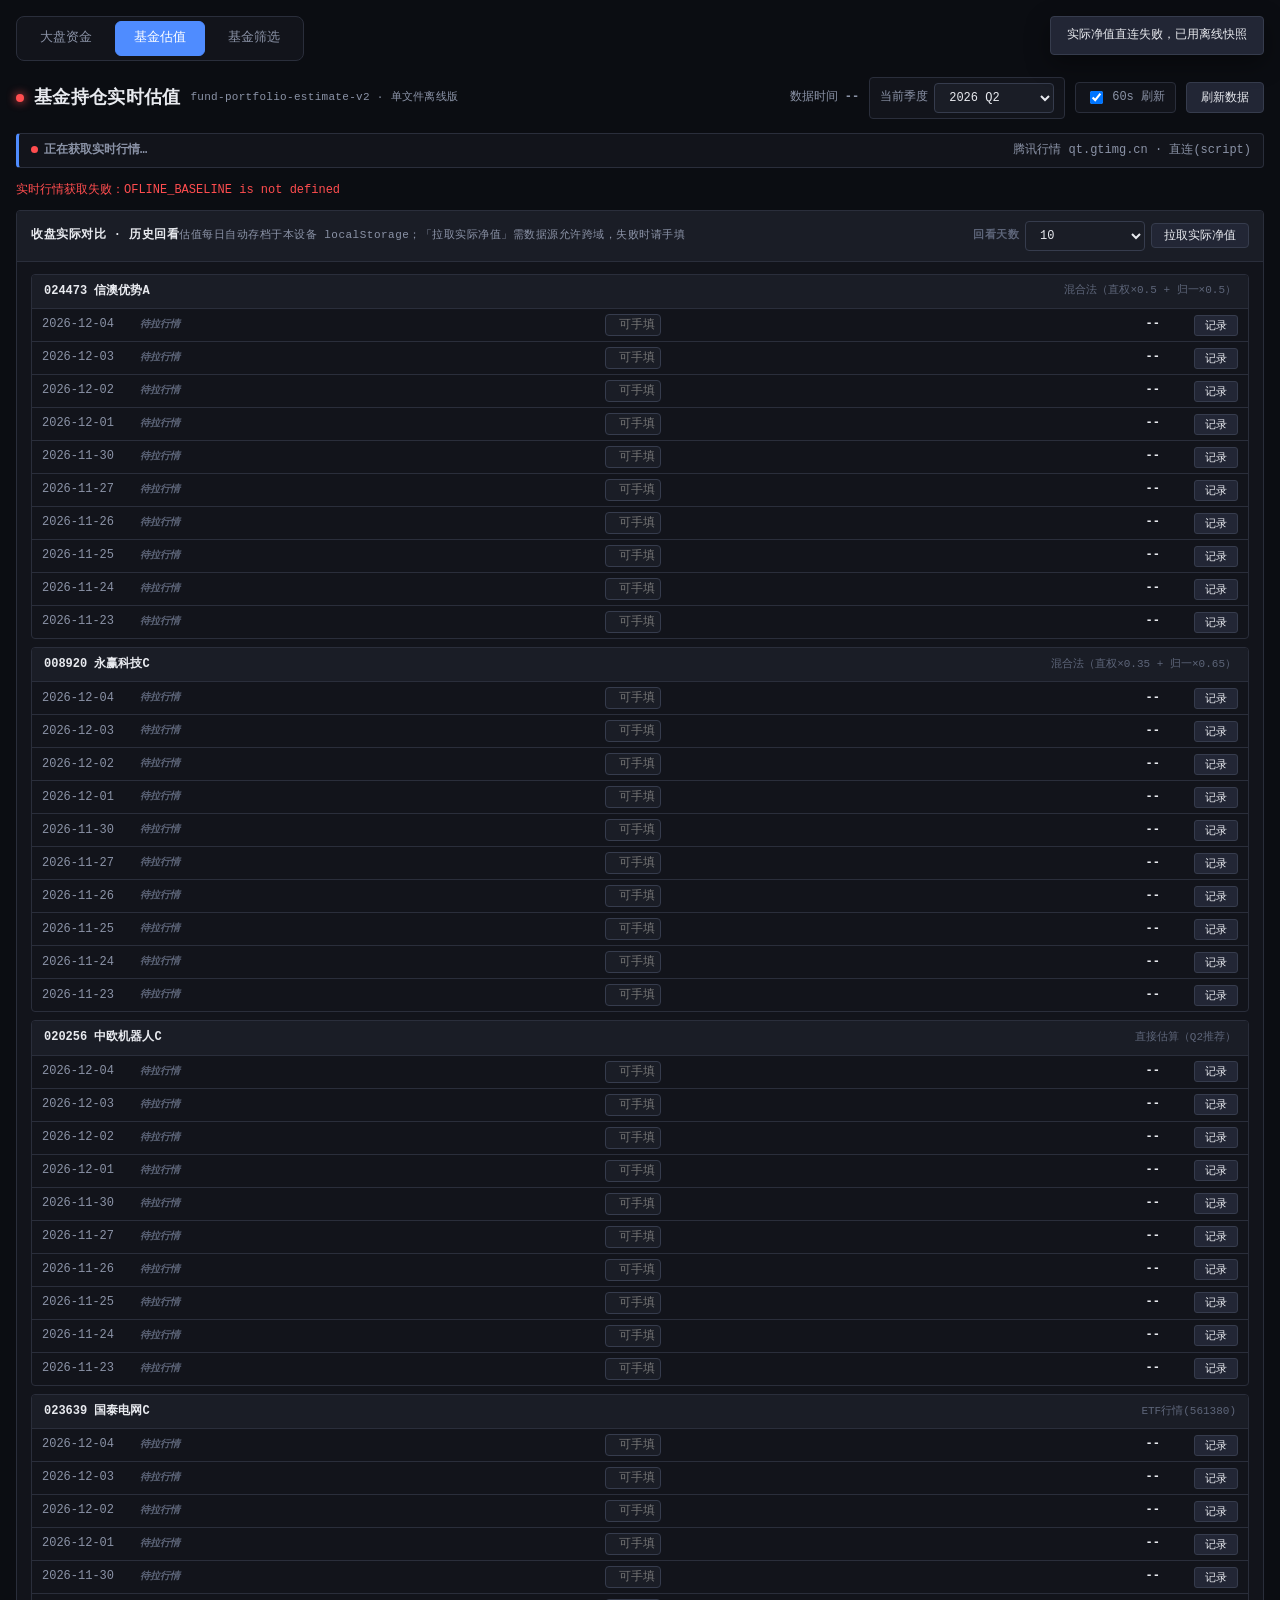
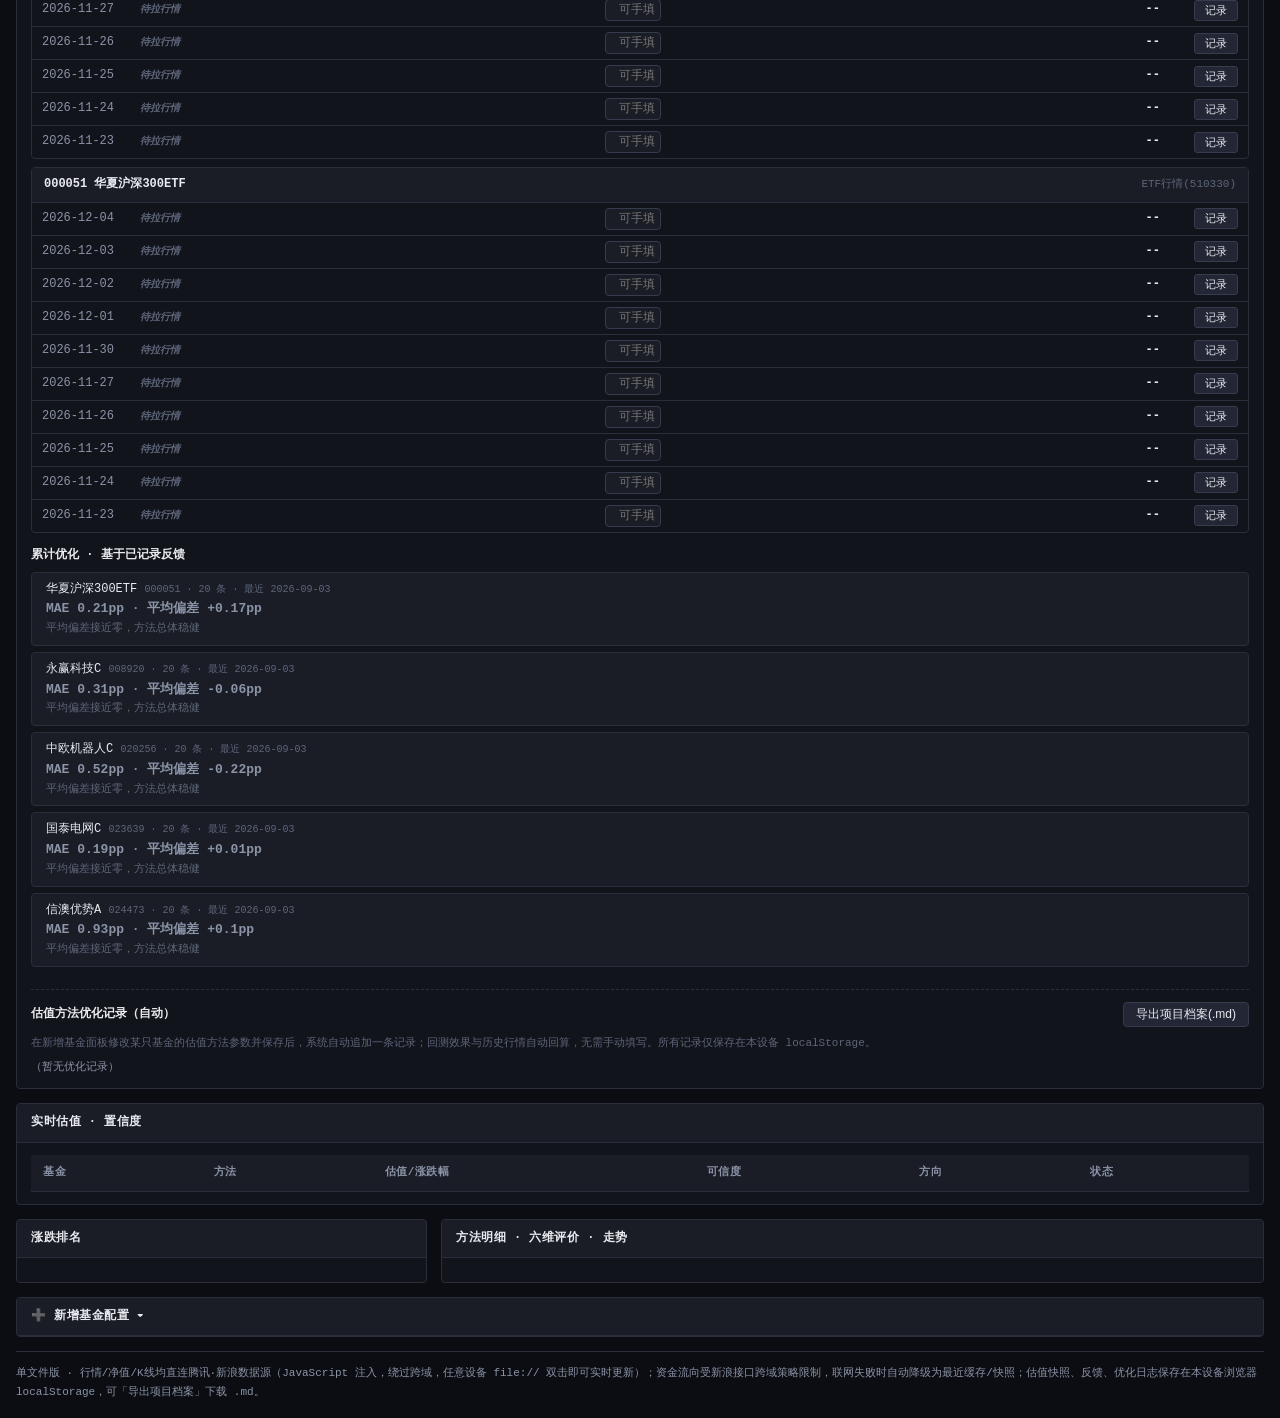
<file: index.html>
<!DOCTYPE html>
<html lang="zh-CN">
<head>
<meta charset="UTF-8">
<meta name="viewport" content="width=device-width, initial-scale=1.0">
<meta name="theme-color" content="#0b0d12">
<link rel="manifest" href="./manifest.webmanifest?v=3">
<link rel="icon" href="./icons/icon-192.png?v=3" type="image/png">
<link rel="apple-touch-icon" href="./icons/apple-touch-icon.png?v=3">
<title>基金持仓实时估值 · 单文件版</title>
<style>
:root{
  --bg:#0b0d12;
  --panel:#12141b;
  --panel2:#1a1d26;
  --panel3:#222635;
  --line:#2a2e3b;
  --line2:#363c4d;
  --tx:#e8eaef;
  --tx2:#8b93a7;
  --tx3:#5d6579;
  --up:#ff4d4f;
  --down:#00b578;
  --flat:#8b93a7;
  --accent:#4f8cff;
  --accent2:#6c7bff;
  --yellow:#f5b126;
  --orange:#ff7a45;
  --cyan:#2db7f5;
  --font-main:"SF Mono", "Roboto Mono", "PingFang SC", "Microsoft YaHei", monospace;
}
*{box-sizing:border-box}
html,body{margin:0;height:100%}
body{background:var(--bg);color:var(--tx);font-family:var(--font-main);font-size:13px;line-height:1.45}
.wrap{max-width:1280px;margin:0 auto;padding:16px}

header.top{display:flex;align-items:center;justify-content:space-between;gap:12px;margin-bottom:14px;flex-wrap:wrap}
h1{font-size:18px;margin:0;display:flex;align-items:center;gap:10px;letter-spacing:.3px}
h1 .dot{width:8px;height:8px;border-radius:50%;background:var(--up);box-shadow:0 0 10px var(--up);animation:blink 1.6s infinite}
@keyframes blink{50%{opacity:.3}}
.subtitle{font-size:11px;color:var(--tx2);font-weight:400}

.top-r{display:flex;align-items:center;gap:10px;color:var(--tx2);font-size:12px;flex-wrap:wrap}
.btn{background:var(--panel3);color:var(--tx);border:1px solid var(--line2);padding:6px 14px;border-radius:4px;cursor:pointer;font-size:12px;transition:all .15s}
.btn:hover{background:var(--accent);border-color:var(--accent);color:#fff}
.btn:disabled{opacity:.5;cursor:not-allowed}
.btn-primary{background:var(--accent);border-color:var(--accent);color:#fff}
.btn-primary:hover{background:var(--accent2);border-color:var(--accent2)}
.badge-opt{display:flex;align-items:center;gap:6px;font-size:12px;color:var(--tx2);background:var(--panel);border:1px solid var(--line);padding:5px 10px;border-radius:4px}
.inp{background:var(--panel2);border:1px solid var(--line2);border-radius:4px;padding:6px 10px;color:var(--tx);font-size:12px;outline:none;font-family:inherit}
.inp:focus{border-color:var(--accent)}
select.inp{min-width:120px}

.statusbar{display:flex;align-items:center;justify-content:space-between;gap:12px;background:var(--panel);border:1px solid var(--line);border-left:3px solid var(--accent);border-radius:4px;padding:8px 12px;margin-bottom:14px;font-size:12px;color:var(--tx2);flex-wrap:wrap}
.statusbar .pulse{display:inline-block;width:7px;height:7px;border-radius:50%;background:var(--up);margin-right:6px;animation:blink 1.4s infinite}
.statusbar.updating .pulse{background:var(--yellow)}
.statusbar .err{color:var(--up)}

.hidden{display:none!important}

.market{display:grid;grid-template-columns:repeat(3,1fr);gap:10px;margin-bottom:14px}
.market .idx{background:var(--panel);border:1px solid var(--line);border-radius:4px;padding:12px;position:relative;overflow:hidden}
.market .idx::before{content:'';position:absolute;left:0;top:0;bottom:0;width:3px;background:var(--flat)}
.market .idx.up::before{background:var(--up)}
.market .idx.down::before{background:var(--down)}
.market .idx.up .v{color:var(--up)}
.market .idx.down .v{color:var(--down)}
.market .idx.flat .v{color:var(--flat)}
.market .idx .n{font-size:11px;color:var(--tx2);display:flex;justify-content:space-between}
.market .idx .v{font-size:20px;font-weight:700;margin-top:4px;font-variant-numeric:tabular-nums}
.market .idx .x{font-size:11px;color:var(--tx2);margin-top:2px;font-variant-numeric:tabular-nums}

/* 资金流向板块 */
.ff-stats{display:flex;gap:10px;flex-wrap:wrap;margin-bottom:12px}
.ff-stat{display:flex;flex-direction:column;gap:2px;background:var(--panel2);border:1px solid var(--line);border-radius:4px;padding:8px 14px;min-width:110px}
.ff-stat .k{font-size:11px;color:var(--tx2)}
.ff-stat b{font-size:16px;font-variant-numeric:tabular-nums;display:flex;flex-direction:column}
.ff-stat b i{font-style:normal;font-size:10px;color:var(--tx3);font-weight:400}
.ff-grid{display:grid;grid-template-columns:1fr 1fr;gap:14px}
.ff-list{display:flex;flex-direction:column;gap:2px}
.ff-row{display:grid;grid-template-columns:26px 1fr 74px 74px 1fr 56px;align-items:center;gap:8px;padding:5px 0;border-bottom:1px solid var(--line);font-size:12px}
.ff-row:last-child{border-bottom:none}
.ff-rank{font-size:11px;color:var(--tx3);font-variant-numeric:tabular-nums;text-align:center}
.ff-rank.up{color:var(--up)} .ff-rank.down{color:var(--down)}
.ff-name{display:flex;flex-direction:column;white-space:nowrap;overflow:hidden;min-width:0}
.ff-name .code{font-size:10px;color:var(--tx3)}
.ff-pct,.ff-net,.ff-ratio{font-variant-numeric:tabular-nums;text-align:right}
.ff-track{height:6px;background:var(--panel3);border-radius:3px;overflow:hidden}
.ff-bar{height:100%;border-radius:3px}
.ff-bar.up{background:var(--up)} .ff-bar.down{background:var(--down)}

/* 大盘资金流 + 板块资金活跃 */
.market-flow{display:flex;flex-direction:column;gap:12px}
.market-flow .ff-grid{grid-template-columns:1fr 1fr}
.market-flow .ff-row{grid-template-columns:26px minmax(92px,1fr) 84px;align-items:center}
.market-flow .ff-name{white-space:normal;overflow-wrap:anywhere;min-width:0}
.market-flow .ff-name .code{white-space:nowrap}
.nav-actual{width:90px;text-align:right}
.btn-mini{padding:2px 10px;font-size:11px;background:var(--panel3);border:1px solid var(--line2);border-radius:3px;color:var(--tx);cursor:pointer}
.btn-mini:hover{border-color:var(--accent)}
.btn-mini.saved{background:var(--panel2);border-color:var(--line);color:var(--tx3);cursor:not-allowed;opacity:.7}
.btn-mini.saved:hover{border-color:var(--line)}
.nav-est{font-variant-numeric:tabular-nums}
.nav-bias{font-variant-numeric:tabular-nums;font-weight:600}
.nav-stat{display:flex;flex-direction:column;gap:2px;background:var(--panel2);border:1px solid var(--line);border-radius:4px;padding:8px 14px;margin-bottom:6px}
.nav-stat .k{font-size:12px;color:var(--tx)}
.nav-stat .k i{font-style:normal;font-size:10px;color:var(--tx3);font-weight:400}
.nav-stat b{font-size:13px;font-variant-numeric:tabular-nums}
.nav-stat > i{font-style:normal;font-size:11px;color:var(--tx3)}
.nav-hist-wrap{display:flex;flex-direction:column;gap:8px}
.nav-fund{border:1px solid var(--line);border-radius:4px;overflow:hidden}
.nav-fund-hd{display:flex;align-items:center;justify-content:space-between;padding:8px 12px;background:var(--panel2);font-size:12px}
.nav-fund-hd b{color:var(--tx)}
.nav-fund-hd span{font-size:11px;color:var(--tx3)}
.nav-day-row{display:grid;grid-template-columns:90px 1fr 1fr 90px 70px;align-items:center;gap:8px;padding:5px 10px;border-top:1px solid var(--line);font-size:12px}
.nav-day-row .d-date{color:var(--tx2);font-variant-numeric:tabular-nums}
.nav-day-row .d-est{font-variant-numeric:tabular-nums;font-weight:600}
.nav-day-row .d-actual input{width:56px;max-width:100%;padding:3px 5px;box-sizing:border-box;text-align:right}
.nav-day-row .d-bias{font-variant-numeric:tabular-nums;font-weight:600;text-align:right}
.nav-day-row .d-save{text-align:right}
.nav-day-row .empty{color:var(--tx3);font-style:italic;font-size:11px}
.nav-day-row .d-est .miss{color:var(--tx3);font-style:italic;font-size:10px;cursor:help;white-space:nowrap}
.nav-day-row .d-est .tag{display:inline-block;font-size:9px;font-weight:600;padding:0 3px;border-radius:2px;margin-left:3px;vertical-align:1px}
.nav-day-row .tag-recalc{color:#b45309;background:rgba(245,158,11,.15)}
.nav-day-row .tag-snap{color:var(--down);background:rgba(34,197,94,.15)}
.nav-day-row .cal-line{display:block;font-size:11px;font-weight:600;margin-top:1px;font-variant-numeric:tabular-nums}
.nav-day-row .d-est .cal-line{color:var(--accent)}
.nav-day-row .d-bias .cal-line{font-weight:600}
.sector-flow{display:grid;grid-template-columns:repeat(auto-fill,minmax(150px,1fr));gap:10px}
.flow-summary{font-size:11px;color:var(--tx2);margin-bottom:8px}
.flow-card{background:var(--panel2);border:1px solid var(--line);border-radius:4px;padding:10px}
.flow-card h5{font-size:11px;color:var(--tx2);margin:0 0 6px;font-weight:600;white-space:nowrap;overflow:hidden;text-overflow:ellipsis}
.flow-card .val{font-size:15px;font-weight:700;font-variant-numeric:tabular-nums}
.flow-card .sub{font-size:10px;color:var(--tx3);margin-top:3px;font-variant-numeric:tabular-nums;white-space:nowrap;overflow:hidden;text-overflow:ellipsis}

.card{background:var(--panel);border:1px solid var(--line);border-radius:4px;margin-bottom:14px;overflow:hidden}
.card-hd{display:flex;align-items:center;justify-content:space-between;padding:10px 14px;background:var(--panel2);border-bottom:1px solid var(--line);font-size:12px;font-weight:600;letter-spacing:.5px}
.card-bd{padding:12px 14px}
.grid2{display:grid;grid-template-columns:1fr 2fr;gap:14px}

/* 基金主表 */
.table-wrap{overflow-x:auto}
table{width:100%;border-collapse:collapse;font-size:12px}
th,td{padding:10px 12px;text-align:left;border-bottom:1px solid var(--line);white-space:nowrap}
th{color:var(--tx2);font-weight:600;font-size:11px;background:var(--panel2);text-transform:uppercase;letter-spacing:.5px}
tr:hover td{background:rgba(79,140,255,.05)}
tr:last-child td{border-bottom:none}
.td-name{line-height:1.4}
.td-name b{font-size:13px;color:var(--tx)}
.td-name .meta{font-size:11px;color:var(--tx2);margin-top:2px}
.td-est{font-size:15px;font-weight:700;font-variant-numeric:tabular-nums}
.tag{display:inline-block;padding:1px 6px;border-radius:3px;font-size:10px;background:var(--panel3);color:var(--tx2);border:1px solid var(--line2);margin-right:4px}
.method{color:var(--accent);font-size:11px}
.dir{font-size:13px}

.est-pill{display:inline-flex;align-items:center;gap:6px;padding:6px 12px;border-radius:4px;font-size:14px;font-weight:700;font-variant-numeric:tabular-nums;min-width:78px;justify-content:center}
.est-pill.up{background:rgba(255,77,79,.12);color:var(--up);border:1px solid rgba(255,77,79,.35)}
.est-pill.down{background:rgba(0,181,120,.12);color:var(--down);border:1px solid rgba(0,181,120,.35)}
.est-pill.flat{background:rgba(139,147,167,.12);color:var(--flat);border:1px solid rgba(139,147,167,.35)}

/* 可信度 */
.cred-wrap{display:flex;flex-direction:column;gap:4px;min-width:90px}
.cred-score{font-size:14px;font-weight:700;font-variant-numeric:tabular-nums}
.cred-bar{height:5px;background:var(--panel3);border-radius:3px;overflow:hidden;width:90px}
.cred-bar i{display:block;height:100%;border-radius:3px;background:var(--flat);transition:width .4s}
.cred-bar i.good{background:var(--down)}
.cred-bar i.mid{background:var(--yellow)}
.cred-bar i.low{background:var(--up)}
.cred-label{font-size:10px;color:var(--tx2)}

/* 排名 */
.rank-row{display:grid;grid-template-columns:90px 1fr 70px;align-items:center;gap:10px;padding:8px 0;border-bottom:1px solid var(--line)}
.rank-row:last-child{border-bottom:none}
.rank-row .lb{font-size:12px;color:var(--tx);white-space:nowrap;overflow:hidden;text-overflow:ellipsis}
.rank-row .track{height:18px;background:var(--panel3);border-radius:3px;overflow:hidden;position:relative}
.rank-row .bar{height:100%;display:flex;align-items:center;justify-content:center;color:#fff;font-size:10px;font-weight:700;border-radius:3px;min-width:34px;transition:width .5s;padding:0 6px}
.rank-row .val{font-size:12px;font-weight:700;text-align:right;font-variant-numeric:tabular-nums}

/* 明细 */
.detail-head{display:flex;justify-content:space-between;align-items:center;cursor:pointer;padding:12px 14px;background:var(--panel2);border-bottom:1px solid var(--line)}
.detail-head h3{margin:0;font-size:13px;color:var(--tx);display:flex;align-items:center;gap:8px;flex-wrap:wrap}
.detail-body{display:none;padding:14px;background:var(--panel);border-bottom:1px solid var(--line)}
.detail-body.open{display:block;animation:fadeIn .2s}
@keyframes fadeIn{from{opacity:0}to{opacity:1}}
.chev{transition:transform .2s;color:var(--tx2);font-size:11px}
.detail-head.open .chev{transform:rotate(180deg)}
.btn-del{background:transparent;color:var(--up);border:1px solid var(--up);padding:3px 10px;border-radius:4px;cursor:pointer;font-size:11px;transition:all .15s}
.btn-del:hover{background:var(--up);color:#fff}
.pct,.pp{font-variant-numeric:tabular-nums}
.subcard{background:var(--panel2);border:1px solid var(--line);border-radius:4px;padding:12px;margin-bottom:12px}
.subcard h4{margin:0 0 10px;font-size:11px;color:var(--tx2);font-weight:600;text-transform:uppercase;letter-spacing:.5px}
.f-row{display:flex;justify-content:space-between;padding:6px 0;font-size:12px;border-bottom:1px solid var(--line)}
.f-row:last-child{border-bottom:none}
.f-row .nm{color:var(--tx);font-weight:600;display:flex;align-items:center;gap:6px}
.f-row .code{font-size:10px;color:var(--tx3);font-weight:400}
.formula{color:var(--tx2);font-size:11px;margin-bottom:10px;font-family:inherit}

/* 六维 */
.six{display:grid;grid-template-columns:repeat(auto-fill,minmax(140px,1fr));gap:10px}
.six .d{background:var(--panel2);border:1px solid var(--line);border-radius:4px;padding:10px;position:relative}
.six .d .k{font-size:10px;color:var(--tx2);text-transform:uppercase;letter-spacing:.5px}
.six .d .val{font-size:14px;font-weight:700;margin-top:4px;font-variant-numeric:tabular-nums}
.six .d .sub{font-size:10px;color:var(--tx3);margin-top:3px}
.up{color:var(--up)} .down{color:var(--down)} .flat{color:var(--flat)}
.ok{color:var(--down)} .warn{color:var(--yellow)} .na{color:var(--tx3)} .bad{color:var(--up)}

/* 新增配置面板 */
.add-grid{display:grid;grid-template-columns:repeat(auto-fill,minmax(240px,1fr));gap:12px}
.tpl.hidden{display:none}
.added-row{display:grid;grid-template-columns:1.4fr 1.4fr 80px 32px;gap:8px;margin-bottom:8px;align-items:center}
.added-row input{padding:6px 8px;font-size:12px}
.del-row{cursor:pointer;color:var(--up);font-weight:700;text-align:center;user-select:none;font-size:16px;line-height:1}
input[type=range]{-webkit-appearance:none;background:var(--panel3);height:5px;border-radius:3px;outline:none;width:100%}
input[type=range]::-webkit-slider-thumb{-webkit-appearance:none;width:14px;height:14px;border-radius:50%;background:var(--accent);cursor:pointer}

.foot{color:var(--tx2);font-size:11px;margin-top:8px;line-height:1.7;border-top:1px solid var(--line);padding-top:12px}

/* toast */
.toast{position:fixed;top:16px;right:16px;background:var(--panel3);border:1px solid var(--line2);color:var(--tx);padding:10px 16px;border-radius:4px;font-size:12px;box-shadow:0 8px 24px rgba(0,0,0,.4);transform:translateX(140%);transition:transform .3s;z-index:1000}
.toast.show{transform:translateX(0)}

@media(max-width:900px){
  .market{grid-template-columns:repeat(3,1fr)}
  .ff-grid{grid-template-columns:1fr}
}
@media(max-width:720px){
  .wrap{padding:10px}
  header.top{flex-direction:column;align-items:flex-start}
  header.top h2{font-size:16px}
  .top-r{width:100%}
  .top-r select,.top-r .btn{width:100%;box-sizing:border-box}
  .market{grid-template-columns:1fr}
  .market-flow .ff-grid{grid-template-columns:1fr}

  table{font-size:11px}
  th,td{padding:8px 10px}
  .td-name b{font-size:12px}
  .cred-wrap{min-width:70px}
  .cred-bar{width:70px}
  .added-row{grid-template-columns:1fr 1fr 60px 28px}
  .card{margin-bottom:12px}
  .card-hd{flex-wrap:wrap;gap:8px}
  .card-hd .subtitle{width:100%;order:2}

  /* 手机端：排名+明细 折叠为单列，避免被并排压窄 */
  .grid2{grid-template-columns:1fr}

  /* —— 涨跌排名：横向滑动，保证涨跌幅可读 —— */
  #ranking{overflow-x:auto;-webkit-overflow-scrolling:touch;scrollbar-width:none;-ms-overflow-style:none;-webkit-tap-highlight-color:transparent}
  #ranking::-webkit-scrollbar{display:none}
  .rank-row{grid-template-columns:74px 1fr 64px;min-width:280px}

  /* —— 收盘实际对比·历史回看：每个基金区独立横向滑动，表头吸顶，保证「记录」按钮可达 —— */
  .table-wrap{-webkit-overflow-scrolling:touch;scrollbar-width:none;-ms-overflow-style:none;-webkit-tap-highlight-color:transparent}
  .table-wrap::-webkit-scrollbar{display:none}
  .table-wrap table{min-width:620px}
  .nav-hist-wrap{display:flex;flex-direction:column;gap:8px}
  .nav-fund{overflow-x:auto;overflow-y:hidden;-webkit-overflow-scrolling:touch;scrollbar-width:none;-ms-overflow-style:none;-webkit-tap-highlight-color:transparent}
  .nav-fund::-webkit-scrollbar{display:none}
  .nav-day-row{grid-template-columns:76px 1fr 1fr 66px 62px;gap:6px;padding:8px 6px;min-width:560px}
  .nav-fund-hd{flex-direction:column;align-items:flex-start;gap:3px}

  /* —— 六维评价·走势：2列紧凑布局，避免被拉成细长 —— */
  .six{grid-template-columns:repeat(2,1fr);gap:8px}
  .six .d{padding:12px}
  .six .d .k{font-size:10px}
  .six .d .val{font-size:15px;margin-top:6px}
  .six .d .sub{font-size:10px;margin-top:4px;white-space:nowrap;overflow:hidden;text-overflow:ellipsis}
}

.navbase{display:inline-flex;gap:4px;margin:0 0 16px;padding:4px;background:var(--panel);border:1px solid var(--line);border-radius:8px;flex-wrap:wrap}
.navbase a{font-size:13px;font-weight:500;color:var(--tx2);text-decoration:none;padding:7px 18px;border-radius:6px;transition:all .15s;cursor:pointer;border:1px solid transparent}
.navbase a:hover{color:var(--tx);background:var(--panel3)}
.navbase a.on{background:var(--accent);border-color:var(--accent);color:#fff;box-shadow:0 0 0 1px var(--accent) inset}
</style>
</head>
<body data-page="fund">
<div class="wrap">

  <div class="navbase">
    <a href="market.html">大盘资金</a>
    <a href="index.html" class="on">基金估值</a>
    <a href="fund-screener.html">基金筛选</a>
  </div>

  <header class="top">
    <h1><span class="dot"></span>基金持仓实时估值 <span class="subtitle">fund-portfolio-estimate-v2 · 单文件离线版</span></h1>
    <div class="top-r">
      <span>数据时间 <b id="dataTime">--</b></span>
      <label class="badge-opt">当前季度
        <select id="currentQuarter" class="inp" style="width:96px">
          <option value="2026Q1">2026 Q1</option>
          <option value="2026Q2" selected="">2026 Q2</option>
          <option value="2026Q3">2026 Q3</option>
          <option value="2026Q4">2026 Q4</option>
        </select>
      </label>
      <label class="badge-opt"><input type="checkbox" id="auto" checked=""> 60s 刷新</label>
      <button class="btn" id="refreshBtn" disabled="">刷新数据</button>
    </div>
  </header>

  <div class="statusbar updating" id="statusbar">
    <span><span class="pulse"></span><b id="statusText">正在获取实时行情…</b></span>
    <span>腾讯行情 qt.gtimg.cn · 直连(script)</span>
  </div>

  <div id="errmsg" style="color:var(--up);font-size:12px;margin-bottom:10px" class="hidden"></div>

  <div class="card p-fund">
    <div class="card-hd">收盘实际对比 · 历史回看 <span class="subtitle">估值每日自动存档于本设备 localStorage；「拉取实际净值」需数据源允许跨域，失败时请手填</span>
      <div style="margin-left:auto;display:flex;gap:6px;align-items:center">
        <label class="hint" style="font-size:11px;color:var(--tx3)">回看天数</label>
        <select id="navHistoryDays" class="inp" style="width:64px">
          <option value="3">3</option><option value="5">5</option><option value="10" selected="">10</option><option value="20">20</option><option value="30">30</option>
        </select>
        <button class="btn" id="navFetchBtn" style="padding:3px 12px;font-size:12px">拉取实际净值</button>
      </div>
    </div>
    <div class="card-bd">
      <div id="navHistory" class="nav-hist-wrap"></div>
      <div class="formula" style="margin:14px 0 0;display:flex;flex-direction:column;gap:8px">
        <b style="color:var(--tx);font-size:12px">累计优化 · 基于已记录反馈</b>
        <div id="navOpt" class="hint">配对说明：估值是收盘快照，真实日净值晚间才公布。点「拉取实际净值」回填多日真实涨跌幅，未填的留空。已填行的偏差会进累计优化统计。</div>
      </div>
      <div class="formula" style="margin:16px 0 0;padding-top:12px;border-top:1px dashed var(--line);display:flex;flex-direction:column;gap:8px">
        <div style="display:flex;align-items:center;justify-content:space-between">
          <b style="color:var(--tx);font-size:12px">估值方法优化记录（自动）</b>
          <button class="btn" id="exportArchiveBtn" style="padding:3px 12px;font-size:12px">导出项目档案(.md)</button>
        </div>
        <div class="hint" style="font-size:11px;line-height:1.6;color:var(--tx3)">在新增基金面板修改某只基金的估值方法参数并保存后，系统自动追加一条记录；回测效果与历史行情自动回算，无需手动填写。所有记录仅保存在本设备 localStorage。</div>
        <div id="optList" class="hint">（暂无优化记录）</div>
      </div>
    </div>
  </div>

  <div class="card p-fund">
    <div class="card-hd">实时估值 · 置信度</div>
    <div class="card-bd table-wrap">
      <table>
        <thead><tr><th>基金</th><th>方法</th><th>估值/涨跌幅</th><th>可信度</th><th>方向</th><th>状态</th></tr></thead>
        <tbody id="fundRows"></tbody>
      </table>
    </div>
  </div>

  <div class="grid2 p-fund">
    <div class="card">
      <div class="card-hd">涨跌排名</div>
      <div class="card-bd" id="ranking"></div>
    </div>
    <div class="card">
      <div class="card-hd">方法明细 · 六维评价 · 走势</div>
      <div class="card-bd" id="details"></div>
    </div>
  </div>

  <div class="card p-fund">
    <div class="card-hd" style="cursor:pointer" id="toggleAdd">➕ 新增基金配置 ▾</div>
    <div class="card-bd hidden" id="addPanel">
      <div class="add-grid">
        <div class="subcard">
          <h4>基础信息</h4>
          <div class="f-row"><span class="nm">基金代码</span><input id="addCode" class="inp" placeholder="000001" style="width:110px"></div>
          <div class="f-row"><span class="nm">基金简称</span><input id="addName" class="inp" placeholder="华夏成长" style="width:130px"></div>
          <div class="f-row"><span class="nm">基金经理</span><input id="addMgr" class="inp" placeholder="可选" style="width:110px"></div>
          <div class="f-row"><span class="nm">估值方法</span>
            <select id="addMethod" class="inp" style="width:170px">
              <option value="etf">联接基金 — 底层 ETF</option>
              <option value="direct">主动基金 — 直接加权</option>
              <option value="industry">被动指数 — 行业增强</option>
            </select>
          </div>
          <div class="f-row"><span class="nm">适用季度</span>
            <select id="addQuarter" class="inp" style="width:100px">
              <option value="2026Q1">2026 Q1</option>
              <option value="2026Q2" selected="">2026 Q2</option>
              <option value="2026Q3">2026 Q3</option>
              <option value="2026Q4">2026 Q4</option>
            </select>
          </div>
        </div>

        <div id="tplEtf" class="subcard tpl">
          <h4>底层 ETF 配置</h4>
          <div class="f-row"><span class="nm">ETF 行情代码</span><input id="etfCode" class="inp" placeholder="sh510330"></div>
          <div class="f-row"><span class="nm">ETF 名称</span><input id="etfNameInp" class="inp" placeholder="沪深300ETF"></div>
        </div>

        <div id="tplDirect" class="subcard tpl hidden">
          <h4>前十大重仓配置</h4>
          <div class="f-row"><span class="nm">覆盖率%</span><input id="covDirect" class="inp" type="number" value="75" style="width:70px"></div>
          <div class="f-row"><span class="nm">混合法（直接+归一化）</span><label style="display:flex;align-items:center;gap:6px"><input type="checkbox" id="useMix"> 启用</label></div>
          <div class="f-row" id="mixWRow" style="padding:6px 0;display:none;align-items:center">
            <span class="nm">直接加权</span>
            <input id="wSlider" type="range" min="0" max="100" value="35" style="flex:1;margin:0 10px">
            <span id="wLabel" style="min-width:90px;text-align:right">35% / 65%</span>
          </div>
          <div id="directHolds"></div>
          <button class="btn" id="addDirectRow" style="margin-top:8px;background:var(--panel3);color:var(--tx);border:1px solid var(--line2);font-size:12px">+ 增加重仓股</button>
        </div>

        <div id="tplIndustry" class="subcard tpl hidden">
          <h4>行业代理 ETF 配置</h4>
          <div class="f-row"><span class="nm">覆盖率%</span><input id="covInd" class="inp" type="number" value="51.57" style="width:70px"></div>
          <div id="indRows"></div>
          <button class="btn" id="addIndRow" style="margin-top:8px;background:var(--panel3);color:var(--tx);border:1px solid var(--line2);font-size:12px">+ 增加行业</button>
        </div>
      </div>

      <div class="f-row" style="margin-top:14px;align-items:center">
        <span class="nm">改动依据（可选）</span>
        <input id="optReason" class="inp" placeholder="如 Q2 回测发现直接加权更准 / 覆盖率上调到85%" style="flex:1">
      </div>
      <div class="f-row" style="font-size:11px;color:var(--tx3)">保存时若"估值方法参数"相对原先发生变化，将自动追加一条优化日志（时间/方法自动记录，以上依据会写入日志）。</div>
      <div style="display:flex;gap:10px;margin-top:14px">
        <button class="btn btn-primary" id="saveFund">保存到本地</button>
        <button class="btn" id="resetFund">恢复默认</button>
      </div>
      <div class="formula" style="margin-top:10px">新增基金按「适用季度」独立保存在浏览器 localStorage；切换顶部季度可加载对应配置；恢复默认会清空本地修改。</div>
    </div>
  </div>

  <div class="foot">单文件版 · 行情/净值/K线均直连腾讯·新浪数据源（JavaScript 注入，绕过跨域，任意设备 file:// 双击即可实时更新）；资金流向受新浪接口跨域策略限制，联网失败时自动降级为最近缓存/快照；估值快照、反馈、优化日志保存在本设备浏览器 localStorage，可「导出项目档案」下载 .md。</div>

  <div class="toast" id="toast"></div>
</div>

<script>
// ============ PWA：注册 Service Worker（仅供真实 https 站点，file:// 下自动跳过） ============
if('serviceWorker' in navigator && /^https:/.test(location.protocol)){
  window.addEventListener('load', function(){ navigator.serviceWorker.register('./sw.js').catch(function(){}); });
}
// ============ 本地持久化辅助（替代后端文件存档） ============
const LS_SNAP='fv_snapshots', LS_FB='fv_feedback', LS_OPT='fv_optimlogs';

const LS={
  get(k,d){ try{ const v=localStorage.getItem(k); return v?JSON.parse(v):d; }catch(e){ return d; } },
  set(k,v){ try{ localStorage.setItem(k, JSON.stringify(v)); }catch(e){} }
};
const INDEX_NAMES={ sh000001:'上证指数', sz399001:'深证成指', sz399006:'创业板指' };

// 腾讯实时行情直连：qt.gtimg.cn 返回 v_xxx="..." 形式 JS，用 <script> 注入加载，天然绕过跨域
function loadQuotesDirect(codes){
  return new Promise((resolve,reject)=>{
    const syms=codes.join(',');
    const s=document.createElement('script');
    s.src='https://qt.gtimg.cn/q='+syms;
    let done=false;
    const TO=setTimeout(()=>{ if(!done){ done=true; s.remove(); reject(new Error('行情接口超时')); } },14000);
    s.onload=()=>{
      if(done) return; done=true; clearTimeout(TO);
      try{
        const quotes=codes.map(sym=>{
          const raw=window['v_'+sym];
          if(typeof raw!=='string') return null;
          const p=raw.split('~');
          if(p.length<35) return null;
          return { symbol:sym, name:p[1], price:parseFloat(p[3]), prevClose:parseFloat(p[4]),
            change:parseFloat(p[31]), pct:parseFloat(p[32]), high:parseFloat(p[33]),
            low:parseFloat(p[34]), time:p[30]||'', vol:parseFloat(p[36]), amount:parseFloat(p[37]) };
        }).filter(Boolean);
        codes.forEach(c=>{ try{ delete window['v_'+c]; }catch(_){} });
        s.remove();
        if(!quotes.length) reject(new Error('行情接口无有效数据'));
        else resolve({ ok:true, quotes });
      }catch(e){ s.remove(); reject(e); }
    };
    s.onerror=()=>{ if(!done){ done=true; clearTimeout(TO); s.remove(); reject(new Error('行情接口加载失败')); } };
    document.head.appendChild(s);
  });
}

// 通用 JSONP 加载器：用 <script> 注入加载 callback 包裹格式的接口，天然绕过 file:// 跨域限制
function jsonpLoad(url){
  return new Promise((resolve,reject)=>{
    const cb='__j_'+(Date.now())+'_'+Math.floor(Math.random()*1e5);
    const sep=url.indexOf('?')>-1?'&':'?';
    let done=false;
    const s=document.createElement('script');
    const TO=setTimeout(()=>{ if(!done){ done=true; s.remove(); delete window[cb]; reject(new Error('JSONP超时')); } },12000);
    // JSONP 约定：数据作为回调函数的实参传入
    const hit=(data)=>{ if(!done){ done=true; clearTimeout(TO); s.remove(); delete window[cb]; resolve(data); } };
    window[cb]=hit;
    s.src=url+sep+'callback='+cb;
    s.onerror=()=>{ if(!done){ done=true; clearTimeout(TO); s.remove(); delete window[cb]; reject(new Error('JSONP加载失败')); } };
    document.head.appendChild(s);
  });
}

// ============ 离线缓存与基线快照 ============
const LS_CQUOTE='fv_cquote', LS_CFF='fv_cff', LS_CMKT='fv_cmkt', LS_CACT='fv_cact', LS_CHIST='fv_chist';
let offlineMode=false;
const OFFLINE_BASELINE = {"quotes":[{"symbol":"sh000001","name":"上证指数","price":3942.09,"prevClose":3941.39,"change":0.7,"pct":0.02,"high":3968.11,"low":3930.45,"time":"20260903161401","vol":496990189,"amount":81988235},{"symbol":"sz399001","name":"深证成指","price":13625.12,"prevClose":13611.55,"change":13.57,"pct":0.1,"high":13742.89,"low":13531.53,"time":"20260903161424","vol":585378201,"amount":93903397},{"symbol":"sz399006","name":"创业板指","price":3312.54,"prevClose":3312.24,"change":0.3,"pct":0.01,"high":3356.25,"low":3285.06,"time":"20260903161439","vol":161532447,"amount":43067781},{"symbol":"sz301086","name":"鸿富瀚","price":157.57,"prevClose":136.82,"change":20.75,"pct":15.17,"high":160,"low":139.45,"time":"20260903161418","vol":108363,"amount":164961},{"symbol":"sz002980","name":"华盛昌","price":106.66,"prevClose":96.96,"change":9.7,"pct":10,"high":106.66,"low":99.25,"time":"20260903161421","vol":148611,"amount":155889},{"symbol":"sz301128","name":"强瑞技术","price":127.25,"prevClose":120.44,"change":6.81,"pct":5.65,"high":129.42,"low":120,"time":"20260903161415","vol":124850,"amount":156568},{"symbol":"sz300502","name":"新易盛","price":384.76,"prevClose":386.7,"change":-1.94,"pct":-0.5,"high":397.79,"low":380.47,"time":"20260903161430","vol":260500,"amount":1011542},{"symbol":"sz300308","name":"中际旭创","price":813,"prevClose":822.4,"change":-9.4,"pct":-1.14,"high":835.9,"low":804.02,"time":"20260903161409","vol":216429,"amount":1769093},{"symbol":"sz002384","name":"东山精密","price":179.16,"prevClose":183.43,"change":-4.27,"pct":-2.33,"high":185.96,"low":178.47,"time":"20260903161457","vol":439576,"amount":794374},{"symbol":"sh688668","name":"鼎通科技","price":268.58,"prevClose":255.85,"change":12.73,"pct":4.98,"high":275.99,"low":257,"time":"20260903161432","vol":6291600,"amount":168891},{"symbol":"sz300223","name":"君正股份","price":131.99,"prevClose":132.37,"change":-0.38,"pct":-0.29,"high":134.4,"low":130.07,"time":"20260903161445","vol":161315,"amount":212644},{"symbol":"sz300671","name":"富满微","price":53.78,"prevClose":53.47,"change":0.31,"pct":0.58,"high":54.7,"low":52.85,"time":"20260903161406","vol":68938,"amount":37039},{"symbol":"sh688627","name":"精智达","price":480.64,"prevClose":483.42,"change":-2.78,"pct":-0.58,"high":492.88,"low":460,"time":"20260903161437","vol":4174382,"amount":198303},{"symbol":"sh603986","name":"兆易创新","price":383.2,"prevClose":388.86,"change":-5.66,"pct":-1.46,"high":393.89,"low":380.19,"time":"20260903161436","vol":238566,"amount":919922},{"symbol":"sz300475","name":"香农芯创","price":175.61,"prevClose":167.8,"change":7.81,"pct":4.65,"high":180.92,"low":169,"time":"20260903161415","vol":399897,"amount":700924},{"symbol":"sz301308","name":"江波龙","price":359.63,"prevClose":362.3,"change":-2.67,"pct":-0.74,"high":365.99,"low":356.02,"time":"20260903161451","vol":63344,"amount":228760},{"symbol":"sz001309","name":"德明利","price":405.06,"prevClose":412.93,"change":-7.87,"pct":-1.91,"high":417.7,"low":401.68,"time":"20260903161500","vol":88098,"amount":359593},{"symbol":"sh688525","name":"佰维存储","price":220.5,"prevClose":222.28,"change":-1.78,"pct":-0.8,"high":225.97,"low":218.64,"time":"20260903161458","vol":11831327,"amount":262509},{"symbol":"sz002463","name":"沪电股份","price":116.42,"prevClose":118.39,"change":-1.97,"pct":-1.66,"high":120.8,"low":115.5,"time":"20260903161445","vol":321643,"amount":377436},{"symbol":"sh601138","name":"工业富联","price":63.2,"prevClose":61.8,"change":1.4,"pct":2.27,"high":63.99,"low":62.3,"time":"20260903161441","vol":919220,"amount":580740},{"symbol":"sz002475","name":"立讯精密","price":56.17,"prevClose":57.08,"change":-0.91,"pct":-1.59,"high":57.99,"low":55.84,"time":"20260903161439","vol":910668,"amount":515380},{"symbol":"sh688022","name":"ST瀚川","price":8.83,"prevClose":8.85,"change":-0.02,"pct":-0.23,"high":8.88,"low":8.76,"time":"20260903161435","vol":1213805,"amount":1069},{"symbol":"sh688255","name":"凯尔达","price":25.99,"prevClose":26.04,"change":-0.05,"pct":-0.19,"high":26.48,"low":25.71,"time":"20260903161454","vol":2403996,"amount":6272},{"symbol":"sz300124","name":"汇川技术","price":60.15,"prevClose":60,"change":0.15,"pct":0.25,"high":60.99,"low":60,"time":"20260903161442","vol":117448,"amount":70994},{"symbol":"sh688017","name":"绿的谐波","price":290.41,"prevClose":285,"change":5.41,"pct":1.9,"high":298.58,"low":284.56,"time":"20260903161458","vol":5767837,"amount":168054},{"symbol":"sz002747","name":"埃斯顿","price":30.81,"prevClose":30.41,"change":0.4,"pct":1.32,"high":31.4,"low":30.49,"time":"20260903161448","vol":294392,"amount":90983},{"symbol":"sh688320","name":"禾川科技","price":33.56,"prevClose":33.34,"change":0.22,"pct":0.66,"high":33.95,"low":33.06,"time":"20260903161443","vol":2111894,"amount":7070},{"symbol":"sz300024","name":"机器人","price":14.36,"prevClose":14.27,"change":0.09,"pct":0.63,"high":14.48,"low":14.26,"time":"20260903161451","vol":150844,"amount":21697},{"symbol":"sh688279","name":"峰岹科技","price":194.2,"prevClose":190,"change":4.2,"pct":2.21,"high":196,"low":189.1,"time":"20260903161431","vol":1762029,"amount":34064},{"symbol":"sh688165","name":"埃夫特-U","price":15.72,"prevClose":15.78,"change":-0.06,"pct":-0.38,"high":16.14,"low":15.66,"time":"20260903161435","vol":3659881,"amount":5810},{"symbol":"sh688218","name":"江苏北人","price":40.55,"prevClose":40.53,"change":0.02,"pct":0.05,"high":41.09,"low":39.74,"time":"20260903161438","vol":1788163,"amount":7221},{"symbol":"sh561380","name":"电网设备ETF国泰","price":0.723,"prevClose":0.72,"change":0.003,"pct":0.42,"high":0.727,"low":0.715,"time":"20260903161441","vol":596372,"amount":4303},{"symbol":"sh510330","name":"沪深300ETF华夏","price":4.819,"prevClose":4.817,"change":0.002,"pct":0.04,"high":4.849,"low":4.8,"time":"20260903161435","vol":610165,"amount":29447},{"symbol":"sh510300","name":"沪深300ETF华泰柏瑞","price":4.621,"prevClose":4.62,"change":0.001,"pct":0.02,"high":4.65,"low":4.605,"time":"20260903161432","vol":4981830,"amount":230598},{"symbol":"sh510050","name":"上证50ETF华夏","price":3.031,"prevClose":3.025,"change":0.006,"pct":0.2,"high":3.048,"low":3.019,"time":"20260903161444","vol":3147244,"amount":95531},{"symbol":"sz159915","name":"创业板ETF易方达","price":3.33,"prevClose":3.335,"change":-0.005,"pct":-0.15,"high":3.374,"low":3.302,"time":"20260903161442","vol":15165127,"amount":506450},{"symbol":"sh588000","name":"科创50ETF华夏","price":1.703,"prevClose":1.708,"change":-0.005,"pct":-0.29,"high":1.727,"low":1.686,"time":"20260903161440","vol":27561006,"amount":470062},{"symbol":"sh512480","name":"半导体ETF国联安","price":1.004,"prevClose":1.01,"change":-0.006,"pct":-0.59,"high":1.023,"low":0.993,"time":"20260903161448","vol":9868747,"amount":99267},{"symbol":"sz159995","name":"芯片ETF华夏","price":1.115,"prevClose":1.121,"change":-0.006,"pct":-0.54,"high":1.135,"low":1.104,"time":"20260903161430","vol":4400115,"amount":49206},{"symbol":"sh512760","name":"芯片ETF国泰","price":1.066,"prevClose":1.073,"change":-0.007,"pct":-0.65,"high":1.086,"low":1.056,"time":"20260903161441","vol":2143200,"amount":22925},{"symbol":"sh515000","name":"科技ETF华宝","price":1.234,"prevClose":1.244,"change":-0.01,"pct":-0.8,"high":1.258,"low":1.224,"time":"20260903161431","vol":1248122,"amount":15453},{"symbol":"sh512170","name":"医疗ETF华宝","price":0.339,"prevClose":0.338,"change":0.001,"pct":0.3,"high":0.34,"low":0.336,"time":"20260903161451","vol":9315410,"amount":31516},{"symbol":"sh512690","name":"酒ETF鹏华","price":0.421,"prevClose":0.423,"change":-0.002,"pct":-0.47,"high":0.426,"low":0.42,"time":"20260903161432","vol":5769160,"amount":24371},{"symbol":"sz159806","name":"新能源车ETF国泰","price":0.687,"prevClose":0.682,"change":0.005,"pct":0.73,"high":0.691,"low":0.684,"time":"20260903161421","vol":128768,"amount":886},{"symbol":"sh512880","name":"证券ETF国泰","price":1.098,"prevClose":1.09,"change":0.008,"pct":0.73,"high":1.111,"low":1.09,"time":"20260903161432","vol":17785690,"amount":196071},{"symbol":"sh518880","name":"黄金ETF华安","price":9.105,"prevClose":8.902,"change":0.203,"pct":2.28,"high":9.135,"low":9.045,"time":"20260903161440","vol":6510650,"amount":592326}],"ff":{"in":[{"symbol":"sh600172","name":"黄河旋风","price":15.92,"pct":7.9322,"netAmount":2046064992.02,"inAmount":3964184483.27,"outAmount":1918119491.25,"netRatio":33.8313},{"symbol":"sh600703","name":"三安光电","price":13.89,"pct":9.97625,"netAmount":1570612785.05,"inAmount":2462655467.88,"outAmount":892042682.83,"netRatio":45.4957},{"symbol":"sh601212","name":"白银有色","price":7.33,"pct":10.0601,"netAmount":1241238638.36,"inAmount":2664148407.37,"outAmount":1422909769.01,"netRatio":29.854599999999998},{"symbol":"sz002536","name":"飞龙股份","price":63.03,"pct":8.541419999999999,"netAmount":1207396635.76,"inAmount":3208626891.07,"outAmount":2001230255.31,"netRatio":21.5376},{"symbol":"sz002851","name":"麦格米特","price":127.14,"pct":7.245890000000001,"netAmount":1175087954.01,"inAmount":3026375139.52,"outAmount":1851287185.51,"netRatio":21.8052},{"symbol":"sz002297","name":"博云新材","price":22,"pct":10,"netAmount":1013234908.9,"inAmount":2348149016.76,"outAmount":1334914107.86,"netRatio":26.603500000000004},{"symbol":"sh601318","name":"中国平安","price":58.07,"pct":2.5428200000000003,"netAmount":981689019.48,"inAmount":3471974037.55,"outAmount":2490285018.07,"netRatio":15.6267},{"symbol":"sh603538","name":"美诺华","price":28.49,"pct":10,"netAmount":954093274.26,"inAmount":1348122362.32,"outAmount":394029088.06,"netRatio":53.1215}],"out":[{"symbol":"sh600176","name":"中国巨石","price":42.63,"pct":-3.39905,"netAmount":-1395969948.61,"inAmount":3448096767.95,"outAmount":4844066716.56,"netRatio":-15.918199999999999},{"symbol":"sh600183","name":"生益科技","price":143.13,"pct":-1.27604,"netAmount":-1033926918.63,"inAmount":3562740217.67,"outAmount":4596667136.3,"netRatio":-11.4933},{"symbol":"sh600487","name":"亨通光电","price":65.29,"pct":-2.40658,"netAmount":-1002403679.9,"inAmount":3575547911.12,"outAmount":4577951591.02,"netRatio":-11.7723},{"symbol":"sh600664","name":"哈药股份","price":8.58,"pct":-7.14286,"netAmount":-821448672.45,"inAmount":1390823994.84,"outAmount":2212272667.29,"netRatio":-22.3907},{"symbol":"sz002886","name":"沃特股份","price":27.76,"pct":-9.987029999999999,"netAmount":-668864795.61,"inAmount":336591032.3,"outAmount":1005455827.91,"netRatio":-46.8392},{"symbol":"sh601869","name":"长飞光纤","price":393.5,"pct":-3.50662,"netAmount":-533639034.89,"inAmount":1819109377.09,"outAmount":2352748411.98,"netRatio":-11.4593},{"symbol":"sh603986","name":"兆易创新","price":383.2,"pct":-1.45554,"netAmount":-504504585.18,"inAmount":3949045437.23,"outAmount":4453550022.41,"netRatio":-5.48421},{"symbol":"sh600522","name":"中天科技","price":32.91,"pct":-2.17004,"netAmount":-486118811.14,"inAmount":1931405303.87,"outAmount":2417524115.01,"netRatio":-10.9355}]},"market":{"ok":true,"netInSum":41378184389.62002,"netOutSum":-24656510849.93,"netSum":16721673539.690018,"r0Sum":15903491475.069988,"cntIn":90,"cntOut":91,"topIn":[{"symbol":"sh600172","name":"黄河旋风","netAmount":2046064992.02,"r0":1783588438.97},{"symbol":"sh600703","name":"三安光电","netAmount":1570612785.05,"r0":1087924470.35},{"symbol":"sh601212","name":"白银有色","netAmount":1241238638.36,"r0":963785745.15},{"symbol":"sz002536","name":"飞龙股份","netAmount":1207396635.76,"r0":1021599142.74},{"symbol":"sz002851","name":"麦格米特","netAmount":1175087954.01,"r0":1173901104.59},{"symbol":"sz002297","name":"博云新材","netAmount":1013234908.9,"r0":823772469.09},{"symbol":"sh601318","name":"中国平安","netAmount":981689019.48,"r0":1107217330.14},{"symbol":"sh603538","name":"美诺华","netAmount":954093274.26,"r0":777366073.73},{"symbol":"sh603067","name":"振华股份","netAmount":951384840.39,"r0":828647033.13},{"symbol":"sz002708","name":"光洋股份","netAmount":915704715.95,"r0":562685396.84}],"topOut":[{"symbol":"sh600176","name":"中国巨石","netAmount":-1395969948.61,"r0":-1416739146.37},{"symbol":"sh600183","name":"生益科技","netAmount":-1033926918.63,"r0":-1021527818.81},{"symbol":"sh600487","name":"亨通光电","netAmount":-1002403679.9,"r0":-1002259186.54},{"symbol":"sh600664","name":"哈药股份","netAmount":-821448672.45,"r0":-682468687.06},{"symbol":"sz002886","name":"沃特股份","netAmount":-668864795.61,"r0":-512693315.37},{"symbol":"sh601869","name":"长飞光纤","netAmount":-533639034.89,"r0":-509760933.59},{"symbol":"sh603986","name":"兆易创新","netAmount":-504504585.18,"r0":-478096798.37},{"symbol":"sh600522","name":"中天科技","netAmount":-486118811.14,"r0":-473388212.04},{"symbol":"sh688256","name":"寒武纪","netAmount":-420973841.21,"r0":-448598256.37},{"symbol":"sz001309","name":"德明利","netAmount":-409007172.13,"r0":-340534007.06}],"note":"口径：沪深个股主力资金榜 Top100 聚合（新浪实时）"},"actuals":{"008920":[{"date":"2026-09-03","nav":2.8323,"navPct":-0.43},{"date":"2026-09-02","nav":2.8445,"navPct":-1.32},{"date":"2026-09-01","nav":2.8825,"navPct":-3.28},{"date":"2026-08-31","nav":2.9802,"navPct":1.56},{"date":"2026-08-28","nav":2.9344,"navPct":-1.17},{"date":"2026-08-27","nav":2.969,"navPct":4.98},{"date":"2026-08-26","nav":2.8282,"navPct":-0.33},{"date":"2026-08-25","nav":2.8377,"navPct":0.05},{"date":"2026-08-24","nav":2.8364,"navPct":-3.52},{"date":"2026-08-21","nav":2.9398,"navPct":1.06}],"024473":[{"date":"2026-09-03","nav":2.1417,"navPct":3.83},{"date":"2026-09-02","nav":2.0627,"navPct":0.56},{"date":"2026-09-01","nav":2.0512,"navPct":-4.37},{"date":"2026-08-31","nav":2.1449,"navPct":3.31},{"date":"2026-08-28","nav":2.0761,"navPct":-3.26},{"date":"2026-08-27","nav":2.1461,"navPct":5.85},{"date":"2026-08-26","nav":2.0274,"navPct":-1.15},{"date":"2026-08-25","nav":2.0509,"navPct":0.84},{"date":"2026-08-24","nav":2.0338,"navPct":-2.63},{"date":"2026-08-21","nav":2.0887,"navPct":3.1}],"020256":[{"date":"2026-09-03","nav":1.4813,"navPct":0.77},{"date":"2026-09-02","nav":1.47,"navPct":-1.72},{"date":"2026-09-01","nav":1.4957,"navPct":-1.1},{"date":"2026-08-31","nav":1.5124,"navPct":2.08},{"date":"2026-08-28","nav":1.4816,"navPct":-1.13},{"date":"2026-08-27","nav":1.4986,"navPct":1.9},{"date":"2026-08-26","nav":1.4706,"navPct":-0.37},{"date":"2026-08-25","nav":1.4761,"navPct":1.76},{"date":"2026-08-24","nav":1.4506,"navPct":-2.59},{"date":"2026-08-21","nav":1.4891,"navPct":0.42}],"023639":[{"date":"2026-09-03","nav":1.7004,"navPct":0.4},{"date":"2026-09-02","nav":1.6937,"navPct":-1.03},{"date":"2026-09-01","nav":1.7114,"navPct":-0.93},{"date":"2026-08-31","nav":1.7275,"navPct":-0.26},{"date":"2026-08-28","nav":1.732,"navPct":-1.47},{"date":"2026-08-27","nav":1.7579,"navPct":0.6},{"date":"2026-08-26","nav":1.7474,"navPct":0.24},{"date":"2026-08-25","nav":1.7432,"navPct":0.75},{"date":"2026-08-24","nav":1.7303,"navPct":-1.6},{"date":"2026-08-21","nav":1.7584,"navPct":1.19}],"000051":[{"date":"2026-09-03","nav":1.741,"navPct":0.1},{"date":"2026-09-02","nav":1.7392,"navPct":-1.31},{"date":"2026-09-01","nav":1.7623,"navPct":-0.28},{"date":"2026-08-31","nav":1.7672,"navPct":0.32},{"date":"2026-08-28","nav":1.7615,"navPct":-0.41},{"date":"2026-08-27","nav":1.7688,"navPct":0.85},{"date":"2026-08-26","nav":1.7539,"navPct":0.82},{"date":"2026-08-25","nav":1.7397,"navPct":-0.21},{"date":"2026-08-24","nav":1.7434,"navPct":-1.16},{"date":"2026-08-21","nav":1.7638,"navPct":0.59}]},"hist":{"sh000001":[{"date":"2026-09-03","close":3942.088,"pct":0.01781099339167048},{"date":"2026-09-02","close":3941.386,"pct":-0.9674141583883756},{"date":"2026-09-01","close":3979.888,"pct":-0.16080082321993625},{"date":"2026-08-31","close":3986.298,"pct":0.863295918529998},{"date":"2026-08-28","close":3952.179,"pct":-0.11100521133071606},{"date":"2026-08-27","close":3956.571,"pct":1.1257950110976962},{"date":"2026-08-26","close":3912.524,"pct":0.5933751473539213},{"date":"2026-08-25","close":3889.445,"pct":0.19157611215639825},{"date":"2026-08-24","close":3882.008,"pct":-0.5939511979274871},{"date":"2026-08-21","close":3905.203,"pct":0.037963778661435355},{"date":"2026-08-20","close":3903.721,"pct":0.23877741035768538},{"date":"2026-08-19","close":3894.422,"pct":-2.402874567952719},{"date":"2026-08-18","close":3990.304,"pct":0.19208296778982284},{"date":"2026-08-17","close":3982.654,"pct":1.41266905277482}],"sh603986":[{"date":"2026-09-03","close":383.2,"pct":-1.4555366970117845},{"date":"2026-09-02","close":388.86,"pct":-1.0534351145038134},{"date":"2026-09-01","close":393,"pct":-3.201970443349754},{"date":"2026-08-31","close":406,"pct":2.313391462123887},{"date":"2026-08-28","close":396.82,"pct":-3.4970817120622555},{"date":"2026-08-27","close":411.2,"pct":4.76433121019108},{"date":"2026-08-26","close":392.5,"pct":-0.7610427043563983},{"date":"2026-08-25","close":395.51,"pct":3.6288843473248353},{"date":"2026-08-24","close":381.66,"pct":-6.698283870336865},{"date":"2026-08-21","close":409.06,"pct":1.3779429987608431},{"date":"2026-08-20","close":403.5,"pct":-0.05201753734115567},{"date":"2026-08-19","close":403.71,"pct":-7.562852040115407},{"date":"2026-08-18","close":436.74,"pct":-1.635135135135133},{"date":"2026-08-17","close":444,"pct":6.352400114975564}],"sh688022":[{"date":"2026-09-03","close":8.83,"pct":-0.22598870056496695},{"date":"2026-09-02","close":8.85,"pct":0.2265005662514108},{"date":"2026-09-01","close":8.83,"pct":-0.6749156355455623},{"date":"2026-08-31","close":8.89,"pct":0.22547914317927117},{"date":"2026-08-28","close":8.87,"pct":-0.8938547486033528},{"date":"2026-08-27","close":8.95,"pct":0},{"date":"2026-08-26","close":8.95,"pct":3.5879629629629477},{"date":"2026-08-25","close":8.64,"pct":1.2895662368112686},{"date":"2026-08-24","close":8.53,"pct":2.1556886227544876},{"date":"2026-08-21","close":8.35,"pct":-0.3579952267303238},{"date":"2026-08-20","close":8.38,"pct":3.4567901234568046},{"date":"2026-08-19","close":8.1,"pct":-2.1739130434782576},{"date":"2026-08-18","close":8.28,"pct":-3.2710280373831906},{"date":"2026-08-17","close":8.56,"pct":1.9047619047619064}],"sz301086":[{"date":"2026-09-03","close":157.57,"pct":15.165911416459583},{"date":"2026-09-02","close":136.82,"pct":5.246153846153841},{"date":"2026-09-01","close":130,"pct":-3.460567354819543},{"date":"2026-08-31","close":134.66,"pct":8.247588424437291},{"date":"2026-08-28","close":124.4,"pct":-1.8927444794952615},{"date":"2026-08-27","close":126.8,"pct":7.73152081563296},{"date":"2026-08-26","close":117.7,"pct":-8.483010652359855},{"date":"2026-08-25","close":128.61,"pct":10.035934291581125},{"date":"2026-08-24","close":116.88,"pct":-5.658245217531686},{"date":"2026-08-21","close":123.89,"pct":3.267483537551056},{"date":"2026-08-20","close":119.97,"pct":2.102127659574467},{"date":"2026-08-19","close":117.5,"pct":-9.650134563629381},{"date":"2026-08-18","close":130.05,"pct":1.8163313238863283},{"date":"2026-08-17","close":127.73,"pct":5.196837423818153}]}};
const BASELINE_TS = 1788447717459;

// 行情：联网优先 → 失败回退到「最近缓存 → 内置基线快照」
async function quoteSource(codes){
  try{
    const j=await loadQuotesDirect(codes);
    if(j.ok){ cacheQuotes(j.quotes); return {quotes:j.quotes, source:'live'}; }
    throw 0;
  }catch(e){
    const cache=LS.get(LS_CQUOTE, null);
    const base=(OFLINE_BASELINE&&OFLINE_BASELINE.quotes)||[];
    const pool=(cache&&cache.length)?cache:base;
    const picked=pool.filter(q=>codes.includes(q.symbol));
    offlineMode=true;
    return {quotes:picked, source:(cache&&cache.length)?'cache':'baseline'};
  }
}
function cacheQuotes(list){ if(list&&list.length) LS.set(LS_CQUOTE, list); }

// ============ 持仓与算法配置（可编辑） ============
const DEFAULT_FUNDS_DATA = [
  {
    code:'024473', name:'信澳优势A', manager:'吴清宇', type:'主动股混',
    method:'混合法（直权×0.5 + 归一×0.5）', report:'2026Q3', reportDate:'2026-09-30', coverage:74.65,
    formula:'估值 = 直权Σ(w×p)×0.5 + 归一化(直权÷74.65%)×0.5（2026Q3 前十大 coverage 降到 74.65%，归一化权重提高以覆盖未披露部分）',
    mix:[0.5,0.5],
    holdings:[
      ['sz301086','鸿富瀚',9.53],['sz300852','四会富仕',9.25],['sz301282','金禄电子',9.01],
      ['sh688627','精智达',8.93],['sz301251','威尔高',7.07],['sz002815','崇达技术',6.95],
      ['sz002980','华盛昌',6.94],['sh688808','联讯仪器',6.34],['sh688328','深科达',5.43],
      ['sh603228','景旺电子',5.20]
    ]
  },
  {
    code:'008920', name:'永赢科技C', manager:'李文宾', type:'主动股混',
    method:'混合法（直权×0.35 + 归一×0.65）', report:'2026Q3', reportDate:'2026-09-30', coverage:57.68,
    formula:'估值 = 直权Σ(w×p)×0.35 + 归一化(直权÷57.68%)×0.65（2026Q3 coverage 升至 57.68%，延续 Q2 最优权重 0.35/0.65）',
    mix:[0.35,0.65],
    holdings:[
      ['sh600176','中国巨石',8.45],['sz300223','君正股份',7.24],['sh688825','长鑫科技',6.98],
      ['sh603986','兆易创新',6.91],['sz002463','沪电股份',5.76],['sh601138','工业富联',5.64],
      ['sz002080','中材科技',4.89],['sh601101','昊华能源',4.40],['sz301526','国际复材',3.83],
      ['sh603929','亚翔集成',3.58]
    ]
  },
  {
    code:'020256', name:'中欧机器人C', manager:'—', type:'被动指数',
    method:'直接估算（Q2推荐）', report:'2026Q2', coverage:57.0,
    formula:'估值 = Σ(占净值比×个股实时涨跌幅) 覆盖率57.0%（Q2样本较少，暂用直接估算观察）',
    holdings:[
      ['sh688022','瀚川智能',9.42],['sh688255','凯尔达',8.95],
      ['sz300124','汇川技术',8.71],['sh688017','绿的谐波',8.33],
      ['sz002747','埃斯顿',7.88],['sh688320','禾川科技',7.25],
      ['sz300024','机器人',6.90],['sh688279','峰岹科技',6.54],
      ['sh688165','埃夫特',5.87],['sh688218','江苏北人',5.42]
    ]
  },
  { code:'023639', name:'国泰电网C', manager:'—', type:'联接基金', method:'ETF行情(561380)',
    report:'2026Q2', coverage:100, etf:'sh561380', etfName:'电网设备ETF', formula:'底层 ETF 561380 实时涨跌幅', holdings:[], industries:[] },
  { code:'000051', name:'华夏沪深300ETF', manager:'—', type:'联接基金', method:'ETF行情(510330)',
    report:'2026Q2', reportDate:'2026-06-30', coverage:100, etf:'sh510330', etfName:'沪深300ETF华夏', formula:'底层 ETF 510330 实时涨跌幅', holdings:[], industries:[] }
];

let FUNDS = JSON.parse(JSON.stringify(DEFAULT_FUNDS_DATA));
const quoteMap = {};
const biasSummary = {};  // { code: {mae, meanBias, maeRecent10, worstDay, lastDate} }

const fmt = n => isFinite(n) ? n.toFixed(2) : '--';
const sign = n => (n>0?'+':'') + fmt(n) + '%';
const cls = n => n>0?'up':(n<0?'down':'flat');

function collectCodes(){
  const s = new Set(['sh000001','sz399001','sz399006']);
  FUNDS.forEach(f=>{
    if(f.etf) s.add(f.etf);
    (f.holdings||[]).forEach(h=>s.add(h[0]));
    (f.industries||[]).forEach(h=>s.add(h[0]));
  });
  return [...s];
}

// ============ 估值计算 ============
function computeFund(f, q){
  const est = { headline:null, method:f.method, cols:[], breakdown:null };
  if(!q) q = c => quoteMap[c];

  if(f.etf){
    const x = q(f.etf);
    const p = x ? x.pct : null;
    est.headline = p;
    est.etfLine = x ? `${f.etfName} ${x.name} · ${x.price} · ${sign(x.pct)} · ${x.time}` : '暂无行情';
    est.breakdown = x ? { e:[{name:x.name||f.etfName, code:f.etf, pct:x.pct, weight:100}] } : null;
  } else if(f.industries){
    const rows=[]; let raw=0, missing=false;
    f.industries.forEach(([c,n,w])=>{
      const x=q(c); const p=x?x.pct:null;
      if(p===null||p===undefined){missing=true;rows.push({name:n,code:c,pct:null,weight:w});}
      else{rows.push({name:n,code:c,pct:p,weight:w});raw+=w*p/100;}
    });
    const cov=f.coverage/100;
    const norm = missing? null : raw/cov;
    est.headline = norm;
    est.cols.push({label:'行业加权', val:raw});
    est.cols.push({label:'归一化(÷覆盖率)', val:norm});
    est.breakdown = { ind: rows, missing };
  } else {
    const rows=[]; let raw=0;
    f.holdings.forEach(([c,n,w])=>{
      const x=q(c); const p=x?x.pct:null;
      rows.push({name:n, code:c, weight:w, pct:p, x});
      if(p!==null&&p!==undefined) raw+=w*p/100;
    });
    const directRaw = raw;
    const norm = raw/(f.coverage/100);
    if(f.mix && Array.isArray(f.mix) && f.mix.length===2){
      const wDirect = f.mix[0], wNorm = f.mix[1];
      est.headline = (directRaw!==null && norm!==null) ? directRaw*wDirect + norm*wNorm : (directRaw!==null?directRaw:norm);
      est.cols.push({label:'直接加权(原始)', val:directRaw});
      est.cols.push({label:'归一化(÷覆盖率)', val:norm});
      est.cols.push({label:`混合(${Math.round(wDirect*100)}/${Math.round(wNorm*100)})`, val:est.headline});
    } else {
      est.headline = directRaw;
      est.cols.push({label:'直接加权(原始)', val:directRaw});
      est.cols.push({label:'归一化(÷覆盖率)', val:norm});
    }
    est.breakdown = { rows };
  }
  // 逐基金校准（新方法）：保留原 headline 为主记录，额外输出校准估值用于对比监测
  if(f.calib && est.headline!==null && isFinite(est.headline)){
    const calVal = f.calib.alpha + f.calib.beta*est.headline;
    est.headlineCal = Math.round(calVal*100)/100;
  }
  return est;
}

// ============ 置信度评分 ============
function credScore(f, est){
  let score=0, reasons=[];
  if(f.etf){ score+=35; reasons.push('联接基金100%覆盖'); }
  else if(f.coverage>=80){ score+=30; reasons.push('前十大覆盖率高'); }
  else if(f.coverage>=50){ score+=18; reasons.push('覆盖率中等'); }
  else { score+=8; reasons.push('覆盖率偏低'); }

  const rows = est.breakdown?.rows || est.breakdown?.ind || est.breakdown?.e || [];
  const total=rows.length;
  const ok=rows.filter(r=>r.pct!==null && r.pct!==undefined).length;
  const dataRatio=total?ok/total:1;
  score += Math.round(dataRatio*25);
  if(dataRatio<1) reasons.push('部分行情缺失');

  const weights=rows.map(r=>r.weight||0);
  const maxW=weights.length?Math.max(...weights):0;
  score += maxW>15?0:(maxW>10?5:10);
  if(maxW>=15) reasons.push('超级权重集中');

  if(f.etf) score+=15;
  else if(f.mix) score+=10;
  else if(f.industries) score+=8;
  else score+=12;

  // 时效（动态：距披露日越久分越低）
  let ageScore = 5;
  if(f.reportDate){
    const days = Math.floor((Date.now() - new Date(f.reportDate))/86400000);
    if(days > 120){ ageScore = -3; reasons.push('持仓超4个月，大概率过期'); }
    else if(days > 90){ ageScore = 0; reasons.push('持仓超3个月'); }
    else if(days > 60){ ageScore = 2; reasons.push('持仓超2个月'); }
  }
  score += ageScore;

  score = Math.min(100, Math.max(0, score));
  const level = score>=80?'高':(score>=55?'中':'低');
  const color = score>=80?'good':(score>=55?'mid':'low');
  return {score, level, color, reasons};
}

// ============ 六维评价 ============
function sixDim(f, est){
  const cov=f.coverage;
  let maxW=0, topW=null;
  (f.holdings||[]).forEach(([c,n,w])=>{ if(w>maxW){maxW=w;topW=n;} });
  if(f.industries && maxW===0){ (f.industries||[]).forEach(([c,n,w])=>{if(w>maxW){maxW=w;topW=n}}); }
  const dispersion = maxW>=10 ? {v:{t:'偏高',c:'warn'}, s:'第一大 '+fmt(maxW)+'%'} : {v:{t:'适中',c:'ok'}, s:'第一大 '+fmt(maxW)+'%'};
  const superRisk = maxW>=15 ? {v:{t:'⚠ 高',c:'warn'}, s:topW+' '+fmt(maxW)+'%'} : {v:{t:'✓ 低',c:'ok'}, s:'<15%'};
  const c = credScore(f, est);
  // 持仓时效天数
  let ageStr=f.report+' 季报', ageC='ok';
  if(f.reportDate){
    const days=Math.floor((Date.now()-new Date(f.reportDate))/86400000);
    ageStr=days+'天';
    ageC = days>120?'bad':(days>90?'warn':'ok');
  }
  // 历史偏差
  const bs = biasSummary[f.code];
  let biasVal='—', biasC='ok', biasSub='无历史';
  if(bs){
    biasVal = (bs.maeRecent10 != null ? bs.maeRecent10 : bs.mae).toFixed(2)+'pp';
    biasSub = '样本 '+bs.n+' 天';
    if(bs.maeRecent10 != null && bs.maeRecent10 > 0.8) biasC='bad';
    else if(bs.maeRecent10 != null && bs.maeRecent10 > 0.4) biasC='warn';
  }
  return [
    {k:'覆盖率', val:cov+'%', c:'ok', sub: f.etf?'底层ETF':('持仓 '+(f.holdings||[]).length+' 只')},
    {k:'持仓时效', val:ageStr, c:ageC, sub:f.report+' 披露'},
    {k:'权重离散', val:dispersion.v.t, c:dispersion.v.c, sub:dispersion.s},
    {k:'超级权重', val:superRisk.v.t, c:superRisk.v.c, sub:superRisk.s},
    {k:'行情完整', val:Math.round((est.breakdown?.rows||est.breakdown?.ind||est.breakdown?.e||[]).filter(r=>r.pct!==null).length)+'/'+((est.breakdown?.rows||est.breakdown?.ind||est.breakdown?.e||[]).length), c:'ok', sub:'实时行情'},
    {k:'历史偏差', val:biasVal, c:biasC, sub:biasSub},
    {k:'综合置信', val:c.level, c:c.color==='good'?'ok':(c.color==='mid'?'warn':'bad'), sub:c.score+' 分'}
  ];
}

// ============ 渲染 ============
function render(){
  const results = FUNDS.map(f=>({f, est:computeFund(f)}));

  const fb = document.getElementById('fundRows');
  fb.innerHTML = results.map(({f,est})=>{
    const p=est.headline;
    const dir = p===null?'—':(p>0?'▲':'▼');
    const c=credScore(f, est);
    const calHtml = (est.headlineCal!==null && est.headlineCal!==undefined)
      ? `<div style="font-size:11px;color:var(--accent);margin-top:2px">校准 ${sign(est.headlineCal)}</div>` : '';
    return `<tr>
      <td class="td-name"><b>${f.code}</b> ${f.name}<div class="meta"><span class="tag">${f.report||'—'}</span><span class="tag">${f.type}</span></div></td>
      <td class="method">${f.method}</td>
      <td><span class="est-pill ${cls(p)}">${p===null?'--':sign(p)}</span>${calHtml}</td>
      <td><div class="cred-wrap"><div class="cred-score ${c.color==='good'?'ok':(c.color==='mid'?'warn':'bad')}">${c.score}</div><div class="cred-bar"><i class="${c.color}" style="width:${c.score}%"></i></div><div class="cred-label">置信 ${c.level}</div></div></td>
      <td class="dir ${cls(p)}">${dir}</td>
      <td style="color:var(--tx2);font-size:11px">${c.reasons.slice(0,2).join(' · ')}</td>
    </tr>`;
  }).join('');

  const barC = document.getElementById('ranking');
  const ranked = results.filter(r=>r.est.headline!==null).sort((a,b)=>b.est.headline-a.est.headline);
  const maxAbs = ranked.length ? Math.max(...ranked.map(r=>Math.abs(r.est.headline)), 0.01) : 0.01;
  barC.innerHTML = ranked.length ? ranked.map(({f,est})=>{
    const p=est.headline, pos=p>=0, abs=Math.abs(p);
    const width = abs/maxAbs*100;
    return `<div class="rank-row">
      <div class="lb" title="${f.name}">${f.name}</div>
      <div class="track"><div class="bar" style="width:${Math.max(6,width)}%;background:${pos?'var(--up)':'var(--down)'}">${fmt(abs)}%</div></div>
      <div class="val ${cls(p)}">${sign(p)}</div>
    </div>`;
  }).join('') : '<div class="hint">暂无数据</div>';

  const dd = document.getElementById('details');
  dd.innerHTML = results.map(({f,est},i)=>{
    const d6 = sixDim(f, est);
    const sixHtml = `<div class="six">${d6.map(x=>`<div class="d"><div class="k">${x.k}</div><div class="val ${x.c}">${x.val}</div><div class="sub">${x.sub}</div></div>`).join('')}</div>`;

    let br='';
    if(est.breakdown && est.breakdown.rows){
      br += `<div class="subcard"><h4>前十大重仓实时涨跌</h4>${est.breakdown.rows.map(({name,code,weight,pct})=>`<div class="f-row"><span class="nm">${name} <span class="code">${fmtsym(code)}</span></span><span>权重 ${fmt(weight)}% <b class="${cls(pct)}" style="margin-left:8px">${pct===null||pct===undefined?'缺':sign(pct)}</b></span></div>`).join('')}</div>`;
    }
    if(est.breakdown && est.breakdown.ind){
      br += `<div class="subcard"><h4>行业代理 ETF 实时涨跌</h4>${est.breakdown.ind.map(({name,code,weight,pct})=>`<div class="f-row"><span class="nm">${name}</span><span>权重 ${fmt(weight)}% <b class="${cls(pct)}" style="margin-left:8px">${pct===null||pct===undefined?'缺':sign(pct)}</b></span></div>`).join('')}</div>`;
    }
    if(est.etfLine) br = `<div class="subcard"><h4>底层 ETF 行情</h4><div class="f-row"><span class="nm">${f.etfName}</span><span class="pct">${est.etfLine}</span></div></div>`;

    const cols = (est.cols||[]).map(c=>`<div class="f-row"><span class="nm">${c.label}</span><span class="pct ${cls(c.val)}">${c.val===null||c.val===undefined?'--':sign(c.val)}</span></div>`).join('');
    const calCol = (est.headlineCal!==null && est.headlineCal!==undefined)
      ? `<div class="f-row"><span class="nm">校准估值（新方法）</span><span class="pct ${cls(est.headlineCal)}">${sign(est.headlineCal)}</span></div>` : '';

    return `<div class="detail-head open" data-i="${i}">
      <h3>${f.code} ${f.name} <span class="tag">${f.report||'—'}</span><span class="tag">${f.method}</span></h3>
      <div style="display:flex;align-items:center;gap:10px">
        <button class="btn-del" data-code="${f.code}" title="删除该基金">删除</button>
        <span class="chev">▾</span>
      </div>
    </div>
    <div class="detail-body open" id="db${i}">
      <div class="formula" style="margin-bottom:10px">${f.formula}</div>
      <div class="subcard" style="margin-bottom:12px"><h4>估值结果</h4>${cols}${calCol}</div>
      ${br}
      ${sixHtml}
    </div>`;
  }).join('');

  document.querySelectorAll('.detail-head').forEach(h=>{
    h.addEventListener('click',(e)=>{
      if(e.target.closest('.btn-del')) return;
      h.classList.toggle('open');
      document.getElementById('db'+h.dataset.i).classList.toggle('open');
    });
  });

  document.querySelectorAll('.btn-del').forEach(b=>{
    b.addEventListener('click',()=>{
      const code=b.dataset.code;
      const name=FUNDS.find(x=>x.code===code)?.name||code;
      if(!confirm(`确定删除「${name} (${code})」？`)) return;
      deleteFund(code);
    });
  });

  const t = results[0] && results[0].f.etf ? quoteMap[results[0].f.etf] : (quoteMap['sh000001']||{});
  if(t && t.time) document.getElementById('dataTime').textContent=t.time;
}
function fmtsym(s){return s.replace(/^(sh|sz)/,'').toUpperCase()}

// ============ 资金流向板块（新浪直连，失败降级） ============
async function loadSinaFF(dir, num){
  // 通过本机极简服务代理获取（同源请求，规避新浪跨域）；file:// 直开时该请求会失败 → 由外层回退到缓存/基线快照
  const r=await fetch(`/api/fundflow?dir=${encodeURIComponent(dir||'in')}&num=${encodeURIComponent(num||10)}`);
  if(!r.ok) throw new Error('HTTP '+r.status);
  const j=await r.json();
  if(!j || !j.ok || !Array.isArray(j.rows)) throw new Error('格式异常');
  return j.rows;
}

const ffStatsState = { net: null, in: 0, out: 0 };
function renderFF(inRows, outRows, suffix){
  const st=document.getElementById('ffStats');
  const allNet = inRows.concat(outRows).reduce((s,r)=>s+r.netAmount,0);
  const topIn = inRows[0], topOut = outRows[0];
  ffStatsState.net = allNet;
  st.innerHTML = `<div class="ff-stat"><span class="k">榜首流入</span><b class="up">${topIn?ffYf(topIn.netAmount):'--'}<i>${topIn?topIn.name:''}</i></b></div>`
    + `<div class="ff-stat"><span class="k">榜首流出</span><b class="down">${topOut?ffYf(topOut.netAmount):'--'}<i>${topOut?topOut.name:''}</i></b></div>`
    + `<div class="ff-stat"><span class="k">两榜合计净额${suffix?' · '+suffix:''}</span><b class="${cls(allNet)}">${ffYf(allNet)}</b></div>`;
  renderFFList('ffIn', inRows);
  renderFFList('ffOut', outRows);
}
async function loadFundFlow(){
  const st=document.getElementById('ffStats');
  if(!st) return;
  st.innerHTML = '<span style="color:var(--tx2)">资金流向加载中…</span>';
  try{
    const [inRows,outRows]=await Promise.all([
      loadSinaFF('in',10), loadSinaFF('out',10)
    ]);
    cacheQuotes2(LS_CFF,{ in:inRows, out:outRows });
    renderFF(inRows, outRows, '');
  }catch(e){
    offlineMode=true;
    let inRows=[], outRows=[];
    const prof=LS.get(LS_CFF, null);
    if(prof && prof.in){ inRows=prof.in; outRows=prof.out; }
    else if(OFLINE_BASELINE && OFLINE_BASELINE.ff){ inRows=OFLINE_BASELINE.ff.in||[]; outRows=OFLINE_BASELINE.ff.out||[]; }
    if((inRows.length||outRows.length) && document.getElementById('ffStats'))
      renderFF(inRows, outRows, '离线快照');
    else
      st.innerHTML = `<span style="color:var(--up)">资金流向不可用（联网失败且无缓存/基线数据）</span>`;
  }
}
function cacheQuotes2(k,v){ try{ LS.set(k,v); }catch(_){} }
function ffYf(n){ const v=n/1e8; return (v>0?'+':'')+fmt(v)+'亿'; }
function renderFFList(id, rows){
  const el=document.getElementById(id);
  el.innerHTML = rows.length ? rows.slice(0,10).map((r,i)=>{
    const nm = r.netAmount;
    const pos = nm>=0;
    const width = el.id==='ffIn' ? normBar(nm, rows) : normBar(-nm, rows);
    return `<div class="ff-row">
      <div class="ff-rank ${cls(pos?-1:1)}">${String(i+1).padStart(2,'0')}</div>
      <div class="ff-name">${r.name}<span class="code">${fmtsym(r.symbol)}</span></div>
      <div class="ff-pct ${cls(r.pct)}">${isFinite(r.pct)?sign(r.pct):'--'}</div>
      <div class="ff-net ${cls(nm)}">${ffYf(nm)}</div>
      <div class="ff-track"><div class="ff-bar ${pos?'up':'down'}" style="width:${width}%"></div></div>
      <div class="ff-ratio ${cls(nm)}">${isFinite(r.netRatio)?fmt(r.netRatio)+'%':'--'}</div>
    </div>`;
  }).join('') : '<div class="hint">暂无数据</div>';
  function normBar(v, arr){
    const max = Math.max(...arr.map(x=>Math.abs(x.netAmount)), 1);
    return Math.max(4, Math.abs(v)/max*100);
  }
}

// ============ 大盘资金流（新浪个股主力榜 Top100 聚合，直连） ============
async function loadMarketFlow(){
  const el=document.getElementById('marketFlow');
  if(!el) return;
  el.innerHTML='<span style="color:var(--tx2)">大盘资金加载中…</span>';
  const renderMarket=(j,suffix)=>{
    const yi=v=>(v/1e8).toFixed(2);
    const stat=(k,v,c,sub)=>`<div class="ff-stat"><span class="k">${k}</span><b class="${c}">${v}${sub?`<i>${sub}</i>`:''}</b></div>`;
    const summaryCards = [
      stat('主力净流入(总额)', '+'+yi(j.netInSum),'up',(j.cntIn||0)+' 只'+(suffix?'·'+suffix:'')),
      stat('主力净流出(总额)', '-'+yi(j.netOutSum),'down',(j.cntOut||0)+' 只'),
      stat('市场净额(合计)', '+'+(j.netSum>=0?'':'')+yi(j.netSum), cls(j.netSum), '沪深个股榜聚合'),
      stat('超大单净额', (j.r0Sum>=0?'+':'')+yi(j.r0Sum), cls(j.r0Sum), '每万股手级口径')
    ].join('');
    const topHtml=(arr,pos)=> (arr&&arr.length)? arr.slice(0,10).map((t,i)=>`<div class="ff-row">
        <div class="ff-rank ${pos?'up':'down'}">${String(i+1).padStart(2,'0')}</div>
        <div class="ff-name">${t.name}<span class="code">${fmtsym(t.symbol)}</span></div>
        <div class="ff-net ${cls(t.netAmount)}">${(t.netAmount/1e8).toFixed(2)}亿</div>
      </div>`).join('') : '<div class="hint">暂无</div>';
    el.innerHTML = `
      <div class="ff-stats">${summaryCards}</div>
      <div class="ff-grid">
        <div class="subcard"><h4>主力净流入 TOP10</h4><div class="ff-list">${topHtml(j.topIn,true)}</div></div>
        <div class="subcard"><h4>主力净流出 TOP10</h4><div class="ff-list">${topHtml(j.topOut,false)}</div></div>
      </div>
      <div class="formula" style="margin-bottom:0">${j.note||''}${suffix?' · '+suffix:''}</div>`;
  };
  try{
    // 大盘资金流：由本机代理聚合新浪沪深个股主力榜 Top100（同源，规避跨域）
    const r=await fetch('/api/fundflow/market');
    if(!r.ok) throw new Error('HTTP '+r.status);
    const j=await r.json();
    if(!j || !j.ok) throw new Error('格式异常');
    cacheQuotes2(LS_CMKT, j);
    renderMarket(j,'');
  }catch(e){
    offlineMode=true;
    let j=LS.get(LS_CMKT, null) || (OFLINE_BASELINE&&OFLINE_BASELINE.market) || null;
    if(j) renderMarket(j,'离线快照');
    else el.innerHTML=`<span style="color:var(--up)">大盘资金不可用（联网失败且无缓存/基线数据）</span>`;
  }
}

// ============ 板块资金活跃 · 行业ETF（腾讯行情） ============
const SECTOR_ETFS = [
  {code:'sh510300',name:'沪深300'},
  {code:'sh510050',name:'上证50'},
  {code:'sz159915',name:'创业板'},
  {code:'sh588000',name:'科创50'},
  {code:'sh512480',name:'半导体'},
  {code:'sz159995',name:'芯片'},
  {code:'sh512760',name:'军工'},
  {code:'sh515000',name:'科技'},
  {code:'sh512170',name:'医疗'},
  {code:'sh512690',name:'酒'},
  {code:'sz159806',name:'新能源车'},
  {code:'sh512880',name:'证券'},
  {code:'sh518880',name:'黄金'}
];
const SECTOR_NAMES={}; SECTOR_ETFS.forEach(e=>SECTOR_NAMES[e.code]=e.name);
async function loadSectorFlow(){
  const el=document.getElementById('sectorFlow');
  if(!el) return;
  el.innerHTML='<span style="color:var(--tx2)">板块资金加载中…</span>';
  try{
    const qs=await quoteSource(SECTOR_ETFS.map(e=>e.code));
    const json={ quotes: qs.quotes };
    const rows=json.quotes.filter(q=>q.pct!==null && q.pct!==undefined).sort((a,b)=>b.pct-a.pct);
    if(!rows.length){ el.innerHTML='<div class="hint">暂无数据</div>'; return; }
    const upCnt=rows.filter(r=>r.pct>0).length;
    const downCnt=rows.length-upCnt;
    const sum=rows.reduce((s,r)=>s+(r.amount||0),0);
    const cards=rows.map(r=>{
      const c=cls(r.pct);
      const amt=isFinite(r.amount)&&r.amount>0 ? (r.amount/1e4).toFixed(2)+'亿' : '--';
      return `<div class="flow-card">
        <h5>${SECTOR_NAMES[r.symbol]||r.name}</h5>
        <div class="val ${c}">${sign(r.pct)}</div>
        <div class="sub">${r.price} · 成交 ${amt}</div>
      </div>`;
    }).join('');
    el.innerHTML = `<div class="flow-summary">上涨 ${upCnt} · 下跌 ${downCnt} · 合计成交 ${sum? (sum/1e4).toFixed(1)+'亿':'--'}</div>${cards}`;
  }catch(e){
    el.innerHTML=`<span style="color:var(--up)">板块资金获取失败：${e.message}</span>`;
  }
}

// ============ 数据拉取 ============
async function load(showToast){
  const btn=document.getElementById('refreshBtn'); btn.disabled=true;
  const sb=document.getElementById('statusbar'); sb.classList.add('updating');
  document.getElementById('statusText').textContent='正在获取实时行情…';
  document.getElementById('errmsg').classList.add('hidden');
  try{
    const codes=collectCodes();
    const src=await quoteSource(codes);
    if(!src.quotes.length) throw new Error('无行情数据（联网失败且无离线缓存/基线）');
    offlineMode=(src.source!=='live');
    const gotQuotes=src.quotes;
    for(const k in quoteMap) delete quoteMap[k];
    gotQuotes.forEach(q=>{quoteMap[q.symbol]=q;});
    ['sh000001','sz399001','sz399006'].forEach(ik=>{
      const el=document.getElementById('m'+ik.replace(/^sh|^sz/,''));
      const x=quoteMap[ik];
      if(el && x){
        el.parentElement.className='idx '+cls(x.pct);
        el.innerHTML=`${x.pct>0?'+':''}${fmt(x.pct)}%`;
        const sub=el.nextElementSibling; if(sub) sub.textContent=`${x.price} · ${(INDEX_NAMES[ik]||x.name)}`;
      }
    });
    const codesNeeded=collectCodes();
    const got=new Set(gotQuotes.map(q=>q.symbol));
    const miss=codesNeeded.filter(c=>!got.has(c));
    document.getElementById('statusText').textContent = `已更新 ${gotQuotes.length} 条行情${miss.length?' · 缺失 '+miss.length+' 只':''}${offlineMode?' · 离线快照('+src.source+')':''}`;
    render();
    saveTodaySnapshot().then(()=>renderHistory());
    loadFundFlow();
    loadMarketFlow();
    loadSectorFlow();
    if(showToast) showToastMsg('行情已刷新');
  }catch(e){
    document.getElementById('errmsg').textContent='实时行情获取失败：'+e.message;
    document.getElementById('errmsg').classList.remove('hidden');
  }finally{ btn.disabled=false; sb.classList.remove('updating'); }
}

function showToastMsg(msg){
  const t=document.getElementById('toast');
  t.textContent=msg; t.classList.add('show');
  setTimeout(()=>t.classList.remove('show'),2200);
}

// 自动刷新
let timer=setInterval(()=>{ if(document.getElementById('auto').checked) load(); },60000);
document.getElementById('refreshBtn').addEventListener('click',()=>load(true));

// ============ 新增基金配置 UI（localStorage 持久化） ============
(function initAddPanel(){
  const LS_KEY='fund_estimate_v2_custom_by_quarter';
  const QUARTER_KEY='fund_estimate_v2_current_quarter';
  const DEFAULT_BY_QUARTER = { '2026Q2': JSON.parse(JSON.stringify(DEFAULT_FUNDS_DATA)) };

  function currentQuarter(){ return document.getElementById('currentQuarter')?.value || localStorage.getItem(QUARTER_KEY) || '2026Q2'; }
  function setCurrentQuarter(q){
    const cq=document.getElementById('currentQuarter');
    if(cq) cq.value=q;
    localStorage.setItem(QUARTER_KEY, q);
  }

  function loadStored(){
    try{
      const s=localStorage.getItem(LS_KEY);
      const byQ = s ? JSON.parse(s) : DEFAULT_BY_QUARTER;
      const q = currentQuarter();
      const arr = byQ[q];
      if(Array.isArray(arr) && arr.length){
        FUNDS.length=0; arr.forEach(x=>FUNDS.push(x));
      }
    }catch(e){ console.error('load stored',e); }
  }
  loadStored();

  document.getElementById('currentQuarter').addEventListener('change',()=>{
    const q=currentQuarter(); setCurrentQuarter(q);
    const s=localStorage.getItem(LS_KEY);
    const byQ=s?JSON.parse(s):{};
    const arr=byQ[q] || DEFAULT_BY_QUARTER[q];
    if(Array.isArray(arr)){
      FUNDS.length=0; arr.forEach(x=>FUNDS.push(x));
      showToastMsg('已切换至 '+q);
      load();
    }
  });

  const panel=document.getElementById('addPanel');
  document.getElementById('toggleAdd').addEventListener('click',()=>{
    panel.classList.toggle('hidden');
  });

  const sel=document.getElementById('addMethod');
  function switchTpl(){
    ['tplEtf','tplDirect','tplIndustry'].forEach(id=>document.getElementById(id).classList.add('hidden'));
    const map={etf:'tplEtf',direct:'tplDirect',industry:'tplIndustry'};
    document.getElementById(map[sel.value]).classList.remove('hidden');
  }
  sel.addEventListener('change',switchTpl);

  const directWrap=document.getElementById('directHolds');
  function createDirectRow(code='',name='',weight=''){
    const row=document.createElement('div');row.className='added-row';
    row.innerHTML=`<input class="inp dh-code" placeholder="行情代码" value="${code}" />
      <input class="inp dh-name" placeholder="股票名称" value="${name}" />
      <input class="inp dh-weight" type="number" step="0.01" placeholder="权重%" value="${weight}" />
      <span class="del-row">×</span>`;
    row.querySelector('.del-row').addEventListener('click',()=>row.remove());
    directWrap.appendChild(row);
  }
  for(let i=0;i<3;i++) createDirectRow();
  document.getElementById('addDirectRow').addEventListener('click',()=>createDirectRow());

  const indWrap=document.getElementById('indRows');
  function createIndRow(code='',name='',weight=''){
    const row=document.createElement('div');row.className='added-row';
    row.innerHTML=`<input class="inp ir-code" placeholder="ETF代码" value="${code}" />
      <input class="inp ir-name" placeholder="行业名称" value="${name}" />
      <input class="inp ir-weight" type="number" step="0.01" placeholder="权重%" value="${weight}" />
      <span class="del-row">×</span>`;
    row.querySelector('.del-row').addEventListener('click',()=>row.remove());
    indWrap.appendChild(row);
  }
  for(let i=0;i<2;i++) createIndRow();
  document.getElementById('addIndRow').addEventListener('click',()=>createIndRow());

  const wSlider=document.getElementById('wSlider');
  const wLabel=document.getElementById('wLabel');
  function updateWLabel(){ wLabel.textContent=`${wSlider.value}% / ${100-wSlider.value}%`; }
  wSlider.addEventListener('input',updateWLabel);
  document.getElementById('useMix').addEventListener('change', (e)=>{
    document.getElementById('mixWRow').style.display = e.target.checked ? 'flex' : 'none';
  });

  function collectNewFund(){
    const code=document.getElementById('addCode').value.trim();
    const name=document.getElementById('addName').value.trim();
    const manager=document.getElementById('addMgr').value.trim();
    const method=sel.value;
    if(!code || !name) throw new Error('请填写基金代码和简称');
    const q=document.getElementById('addQuarter').value;
    const base={code,name,manager:manager||'—',report:q,type: method==='etf'?'联接基金':(method==='direct'?'主动股混':'被动指数')};
    if(method==='etf'){
      const etf=document.getElementById('etfCode').value.trim();
      const etfName=document.getElementById('etfNameInp').value.trim();
      if(!etf) throw new Error('请填写 ETF 行情代码');
      return { ...base, method:'ETF行情('+etf.replace(/^(sh|sz)/i,'').toUpperCase()+')', coverage:100, etf:etf.toLowerCase(), etfName:etfName||'ETF', formula:'底层 ETF '+etf.toUpperCase()+' 实时涨跌幅', holdings:[], industries:[]};
    }
    if(method==='direct'){
      const cov=parseFloat(document.getElementById('covDirect').value) || 75;
      const useMix=document.getElementById('useMix').checked;
      let wDirect=0.35, wNorm=0.65;
      if(useMix){ const v=parseInt(wSlider.value,10)||0; wDirect=v/100; wNorm=(100-v)/100; }
      const rows=[...directWrap.querySelectorAll('.added-row')].map(r=>{
        const c=r.querySelector('.dh-code').value.trim().toLowerCase();
        const n=r.querySelector('.dh-name').value.trim();
        const w=parseFloat(r.querySelector('.dh-weight').value);
        return c && n && isFinite(w) ? [c,n,w] : null;
      }).filter(Boolean);
      if(!rows.length) throw new Error('请至少填写一只重仓股');
      const f={ ...base, method: useMix?'混合法（直接+归一化）':'直接加权', coverage:cov,
        formula: useMix?`直接加权×${Math.round(wDirect*100)}% + 归一化×${Math.round(wNorm*100)}%；覆盖率${cov}%` : `估值 = Σ(占净值比×个股实时涨跌幅) 覆盖率 ${cov}%`,
        holdings:rows
      };
      if(useMix) f.mix=[wDirect,wNorm];
      return f;
    }
    if(method==='industry'){
      const cov=parseFloat(document.getElementById('covInd').value) || 50;
      const rows=[...indWrap.querySelectorAll('.added-row')].map(r=>{
        const c=r.querySelector('.ir-code').value.trim().toLowerCase();
        const n=r.querySelector('.ir-name').value.trim();
        const w=parseFloat(r.querySelector('.ir-weight').value);
        return c && n && isFinite(w) ? [c,n,w] : null;
      }).filter(Boolean);
      if(!rows.length) throw new Error('请至少填写一个行业代理 ETF');
      return { ...base, method:'精准行业增强', coverage:cov,
        formula:`行业加权(代理ETF)÷覆盖率${cov}%`, industries:rows };
    }
  }

  document.getElementById('saveFund').addEventListener('click',()=>{
    try{
      const nf=collectNewFund();
      const q=nf.report || currentQuarter();
      const byQ = LS.get(LS_KEY, {});
      let qFunds = byQ[q] ? JSON.parse(JSON.stringify(byQ[q])) : JSON.parse(JSON.stringify(FUNDS));
      const idx=qFunds.findIndex(x=>x.code===nf.code);
      const oldFund = idx>=0 ? qFunds[idx] : null;
      if(idx>=0) qFunds[idx]=nf; else qFunds.push(nf);
      byQ[q]=qFunds;
      LS.set(LS_KEY, byQ);
      localStorage.setItem(QUARTER_KEY, q);
      const cq=document.getElementById('currentQuarter'); if(cq) cq.value=q;
      FUNDS.length=0; qFunds.forEach(x=>FUNDS.push(x));
      load(); showToastMsg('已保存「'+nf.name+'」到 '+q);
      if(oldFund && methodSig(oldFund)!==methodSig(nf)){
        autoOptimLog(oldFund, nf);
        const r=(document.getElementById('optReason')||{value:''});
        if(r) r.value='';
      }
    }catch(e){ alert(e.message); }
  });

  document.getElementById('resetFund').addEventListener('click',()=>{
    if(!confirm('确定恢复默认基金列表？本地新增/修改将全部清空。')) return;
    localStorage.removeItem(LS_KEY); localStorage.removeItem(QUARTER_KEY);
    FUNDS.length=0; DEFAULT_FUNDS_DATA.forEach(x=>FUNDS.push(JSON.parse(JSON.stringify(x))));
    load(); showToastMsg('已恢复默认');
  });
})();

function deleteFund(code){
  const LS_KEY='fund_estimate_v2_custom_by_quarter';
  const QUARTER_KEY='fund_estimate_v2_current_quarter';
  const idx=FUNDS.findIndex(x=>x.code===code);
  if(idx<0) return;
  const name=FUNDS[idx].name;
  FUNDS.splice(idx,1);
  const q=document.getElementById('currentQuarter').value || localStorage.getItem(QUARTER_KEY) || '2026Q2';
  try{
    const byQ=LS.get(LS_KEY, {});
    byQ[q]=JSON.parse(JSON.stringify(FUNDS));
    LS.set(LS_KEY, byQ);
  }catch(e){ console.error('delete fund',e); }
  render();
  showToastMsg('已删除「'+name+'」');
}

load();

// ============ 收盘实际对比 · 历史回看 面板（localStorage 持久化） ============
// ============ 历史数据内置基线（新设备 / 无本地存档时回填，之后在 localStorage 继续累计） ============
const SEED_SNAPSHOTS=[{"date":"2026-09-03","snap":{"024473":2.97,"008920":-0.25,"020256":0.46,"023639":0.42,"000051":0.04}},{"date":"2026-09-04","snap":{"024473":-0.62,"008920":-1.34,"020256":-0.23,"023639":0.41,"000051":0.42}}];
const SEED_FEEDBACK=[{"date":"2026-08-21","code":"024473","name":"信澳优势A","method":"直接加权","estimatePct":1.84,"actualPct":3.1,"source":"recalc"},{"date":"2026-08-24","code":"024473","name":"信澳优势A","method":"直接加权","estimatePct":-3.83,"actualPct":-2.63,"source":"recalc"},{"date":"2026-08-25","code":"024473","name":"信澳优势A","method":"直接加权","estimatePct":0.73,"actualPct":0.84,"source":"recalc"},{"date":"2026-08-26","code":"024473","name":"信澳优势A","method":"直接加权","estimatePct":-1.31,"actualPct":-1.15,"source":"recalc"},{"date":"2026-08-27","code":"024473","name":"信澳优势A","method":"直接加权","estimatePct":5.44,"actualPct":5.85,"source":"recalc"},{"date":"2026-08-28","code":"024473","name":"信澳优势A","method":"直接加权","estimatePct":-2.29,"actualPct":-3.26,"source":"recalc"},{"date":"2026-08-31","code":"024473","name":"信澳优势A","method":"直接加权","estimatePct":2.64,"actualPct":3.31,"source":"recalc"},{"date":"2026-09-01","code":"024473","name":"信澳优势A","method":"直接加权","estimatePct":-2.63,"actualPct":-4.37,"source":"recalc"},{"date":"2026-09-02","code":"024473","name":"信澳优势A","method":"直接加权","estimatePct":-0.44,"actualPct":0.56,"source":"recalc"},{"date":"2026-08-20","code":"024473","name":"信澳优势A","method":"直接加权","estimatePct":1.08,"actualPct":0.81,"source":"recalc"},{"date":"2026-08-19","code":"024473","name":"信澳优势A","method":"直接加权","estimatePct":-8.01,"actualPct":-9.09,"source":"recalc"},{"date":"2026-08-18","code":"024473","name":"信澳优势A","method":"直接加权","estimatePct":-0.41,"actualPct":0.49,"source":"recalc"},{"date":"2026-08-17","code":"024473","name":"信澳优势A","method":"直接加权","estimatePct":4.66,"actualPct":4.21,"source":"recalc"},{"date":"2026-08-14","code":"024473","name":"信澳优势A","method":"直接加权","estimatePct":2.87,"actualPct":2.64,"source":"recalc"},{"date":"2026-08-13","code":"024473","name":"信澳优势A","method":"直接加权","estimatePct":0.19,"actualPct":-0.68,"source":"recalc"},{"date":"2026-08-12","code":"024473","name":"信澳优势A","method":"直接加权","estimatePct":2.58,"actualPct":3.59,"source":"recalc"},{"date":"2026-08-11","code":"024473","name":"信澳优势A","method":"直接加权","estimatePct":0.92,"actualPct":-1.76,"source":"recalc"},{"date":"2026-08-10","code":"024473","name":"信澳优势A","method":"直接加权","estimatePct":-2.5,"actualPct":-0.71,"source":"recalc"},{"date":"2026-08-07","code":"024473","name":"信澳优势A","method":"直接加权","estimatePct":3.36,"actualPct":4.22,"source":"recalc"},{"date":"2026-09-02","code":"008920","name":"永赢科技C","method":"混合法（Q2推荐）","estimatePct":-1.36,"actualPct":-1.32,"source":"recalc"},{"date":"2026-09-01","code":"008920","name":"永赢科技C","method":"混合法（Q2推荐）","estimatePct":-2.52,"actualPct":-3.28,"source":"recalc"},{"date":"2026-08-31","code":"008920","name":"永赢科技C","method":"混合法（Q2推荐）","estimatePct":1.67,"actualPct":1.56,"source":"recalc"},{"date":"2026-08-28","code":"008920","name":"永赢科技C","method":"混合法（Q2推荐）","estimatePct":-1.08,"actualPct":-1.17,"source":"recalc"},{"date":"2026-08-27","code":"008920","name":"永赢科技C","method":"混合法（Q2推荐）","estimatePct":4.45,"actualPct":4.98,"source":"recalc"},{"date":"2026-08-26","code":"008920","name":"永赢科技C","method":"混合法（Q2推荐）","estimatePct":-0.11,"actualPct":-0.33,"source":"recalc"},{"date":"2026-08-25","code":"008920","name":"永赢科技C","method":"混合法（Q2推荐）","estimatePct":0.52,"actualPct":0.05,"source":"recalc"},{"date":"2026-08-24","code":"008920","name":"永赢科技C","method":"混合法（Q2推荐）","estimatePct":-3.72,"actualPct":-3.52,"source":"recalc"},{"date":"2026-08-21","code":"008920","name":"永赢科技C","method":"混合法（Q2推荐）","estimatePct":1.65,"actualPct":1.06,"source":"recalc"},{"date":"2026-09-02","code":"020256","name":"中欧机器人C","method":"直接估算（Q2推荐）","estimatePct":-1.04,"actualPct":-1.72,"source":"recalc"},{"date":"2026-09-01","code":"020256","name":"中欧机器人C","method":"直接估算（Q2推荐）","estimatePct":-1.34,"actualPct":-1.1,"source":"recalc"},{"date":"2026-08-31","code":"020256","name":"中欧机器人C","method":"直接估算（Q2推荐）","estimatePct":1.28,"actualPct":2.08,"source":"recalc"},{"date":"2026-08-28","code":"020256","name":"中欧机器人C","method":"直接估算（Q2推荐）","estimatePct":-1.18,"actualPct":-1.13,"source":"recalc"},{"date":"2026-08-27","code":"020256","name":"中欧机器人C","method":"直接估算（Q2推荐）","estimatePct":0.98,"actualPct":1.9,"source":"recalc"},{"date":"2026-08-26","code":"020256","name":"中欧机器人C","method":"直接估算（Q2推荐）","estimatePct":0.15,"actualPct":-0.37,"source":"recalc"},{"date":"2026-08-25","code":"020256","name":"中欧机器人C","method":"直接估算（Q2推荐）","estimatePct":2.16,"actualPct":1.76,"source":"recalc"},{"date":"2026-08-24","code":"020256","name":"中欧机器人C","method":"直接估算（Q2推荐）","estimatePct":-1.86,"actualPct":-2.59,"source":"recalc"},{"date":"2026-08-21","code":"020256","name":"中欧机器人C","method":"直接估算（Q2推荐）","estimatePct":1.08,"actualPct":0.42,"source":"recalc"},{"date":"2026-09-02","code":"023639","name":"国泰电网C","method":"ETF行情(561380)","estimatePct":-0.96,"actualPct":-1.03,"source":"recalc"},{"date":"2026-09-01","code":"023639","name":"国泰电网C","method":"ETF行情(561380)","estimatePct":-0.95,"actualPct":-0.93,"source":"recalc"},{"date":"2026-08-31","code":"023639","name":"国泰电网C","method":"ETF行情(561380)","estimatePct":-0.27,"actualPct":-0.26,"source":"recalc"},{"date":"2026-08-28","code":"023639","name":"国泰电网C","method":"ETF行情(561380)","estimatePct":-1.34,"actualPct":-1.47,"source":"recalc"},{"date":"2026-08-27","code":"023639","name":"国泰电网C","method":"ETF行情(561380)","estimatePct":0.54,"actualPct":0.6,"source":"recalc"},{"date":"2026-08-26","code":"023639","name":"国泰电网C","method":"ETF行情(561380)","estimatePct":0,"actualPct":0.24,"source":"recalc"},{"date":"2026-08-25","code":"023639","name":"国泰电网C","method":"ETF行情(561380)","estimatePct":1.09,"actualPct":0.75,"source":"recalc"},{"date":"2026-08-24","code":"023639","name":"国泰电网C","method":"ETF行情(561380)","estimatePct":-2.13,"actualPct":-1.6,"source":"recalc"},{"date":"2026-08-21","code":"023639","name":"国泰电网C","method":"ETF行情(561380)","estimatePct":1.63,"actualPct":1.19,"source":"recalc"},{"date":"2026-09-02","code":"000051","name":"华夏沪深300ETF","method":"ETF行情(510330)","estimatePct":1.5,"actualPct":1.6,"source":"manual"},{"date":"2026-09-03","code":"000051","name":"华夏沪深300ETF","method":"ETF行情(510330)","estimatePct":0.04,"actualPct":1.5,"source":"manual"},{"date":"2026-09-01","code":"000051","name":"华夏沪深300ETF","method":"ETF行情(510330)","estimatePct":-0.1,"actualPct":1.5,"source":"recalc"},{"date":"2026-08-31","code":"000051","name":"华夏沪深300ETF","method":"ETF行情(510330)","estimatePct":0.1,"actualPct":0.32,"source":"recalc"},{"date":"2026-08-28","code":"000051","name":"华夏沪深300ETF","method":"ETF行情(510330)","estimatePct":-0.33,"actualPct":-0.41,"source":"recalc"},{"date":"2026-08-27","code":"000051","name":"华夏沪深300ETF","method":"ETF行情(510330)","estimatePct":0.87,"actualPct":0.85,"source":"recalc"},{"date":"2026-08-26","code":"000051","name":"华夏沪深300ETF","method":"ETF行情(510330)","estimatePct":0.83,"actualPct":0.82,"source":"recalc"},{"date":"2026-08-25","code":"000051","name":"华夏沪深300ETF","method":"ETF行情(510330)","estimatePct":-0.23,"actualPct":-0.21,"source":"recalc"},{"date":"2026-08-24","code":"000051","name":"华夏沪深300ETF","method":"ETF行情(510330)","estimatePct":-1.17,"actualPct":-1.16,"source":"recalc"},{"date":"2026-08-21","code":"000051","name":"华夏沪深300ETF","method":"ETF行情(510330)","estimatePct":0.64,"actualPct":0.59,"source":"recalc"},{"date":"2026-08-20","code":"008920","name":"永赢科技C","method":"混合法（Q2推荐）","estimatePct":0.54,"actualPct":0.28,"source":"recalc"},{"date":"2026-08-19","code":"008920","name":"永赢科技C","method":"混合法（Q2推荐）","estimatePct":-7.14,"actualPct":-7.5,"source":"recalc"},{"date":"2026-08-18","code":"008920","name":"永赢科技C","method":"混合法（Q2推荐）","estimatePct":-1,"actualPct":-0.65,"source":"recalc"},{"date":"2026-08-17","code":"008920","name":"永赢科技C","method":"混合法（Q2推荐）","estimatePct":4.65,"actualPct":4.8,"source":"recalc"},{"date":"2026-08-14","code":"008920","name":"永赢科技C","method":"混合法（Q2推荐）","estimatePct":2.06,"actualPct":2.31,"source":"recalc"},{"date":"2026-08-13","code":"008920","name":"永赢科技C","method":"混合法（Q2推荐）","estimatePct":-2,"actualPct":-1.52,"source":"recalc"},{"date":"2026-08-12","code":"008920","name":"永赢科技C","method":"混合法（Q2推荐）","estimatePct":1.53,"actualPct":1.34,"source":"recalc"},{"date":"2026-08-11","code":"008920","name":"永赢科技C","method":"混合法（Q2推荐）","estimatePct":-0.15,"actualPct":-0.65,"source":"recalc"},{"date":"2026-08-10","code":"008920","name":"永赢科技C","method":"混合法（Q2推荐）","estimatePct":-1.19,"actualPct":-0.69,"source":"recalc"},{"date":"2026-08-07","code":"008920","name":"永赢科技C","method":"混合法（Q2推荐）","estimatePct":3.58,"actualPct":3.65,"source":"recalc"},{"date":"2026-08-20","code":"020256","name":"中欧机器人C","method":"直接估算（Q2推荐）","estimatePct":-0.4,"actualPct":-0.09,"source":"recalc"},{"date":"2026-08-19","code":"020256","name":"中欧机器人C","method":"直接估算（Q2推荐）","estimatePct":-7.04,"actualPct":-7.29,"source":"recalc"},{"date":"2026-08-18","code":"020256","name":"中欧机器人C","method":"直接估算（Q2推荐）","estimatePct":2.06,"actualPct":1.15,"source":"recalc"},{"date":"2026-08-17","code":"020256","name":"中欧机器人C","method":"直接估算（Q2推荐）","estimatePct":2.65,"actualPct":2.15,"source":"recalc"},{"date":"2026-08-14","code":"020256","name":"中欧机器人C","method":"直接估算（Q2推荐）","estimatePct":0.58,"actualPct":0.36,"source":"recalc"},{"date":"2026-08-13","code":"020256","name":"中欧机器人C","method":"直接估算（Q2推荐）","estimatePct":-1.95,"actualPct":-1.59,"source":"recalc"},{"date":"2026-08-12","code":"020256","name":"中欧机器人C","method":"直接估算（Q2推荐）","estimatePct":0.62,"actualPct":-0.46,"source":"recalc"},{"date":"2026-08-11","code":"020256","name":"中欧机器人C","method":"直接估算（Q2推荐）","estimatePct":1.93,"actualPct":1.01,"source":"recalc"},{"date":"2026-08-10","code":"020256","name":"中欧机器人C","method":"直接估算（Q2推荐）","estimatePct":-0.72,"actualPct":-1,"source":"recalc"},{"date":"2026-08-07","code":"020256","name":"中欧机器人C","method":"直接估算（Q2推荐）","estimatePct":1.32,"actualPct":1.12,"source":"recalc"},{"date":"2026-08-20","code":"023639","name":"国泰电网C","method":"ETF行情(561380)","estimatePct":0.14,"actualPct":0.21,"source":"recalc"},{"date":"2026-08-19","code":"023639","name":"国泰电网C","method":"ETF行情(561380)","estimatePct":-5.51,"actualPct":-4.91,"source":"recalc"},{"date":"2026-08-18","code":"023639","name":"国泰电网C","method":"ETF行情(561380)","estimatePct":-0.26,"actualPct":-0.49,"source":"recalc"},{"date":"2026-08-17","code":"023639","name":"国泰电网C","method":"ETF行情(561380)","estimatePct":2.76,"actualPct":2.64,"source":"recalc"},{"date":"2026-08-14","code":"023639","name":"国泰电网C","method":"ETF行情(561380)","estimatePct":1.47,"actualPct":1.14,"source":"recalc"},{"date":"2026-08-13","code":"023639","name":"国泰电网C","method":"ETF行情(561380)","estimatePct":-0.92,"actualPct":-0.76,"source":"recalc"},{"date":"2026-08-12","code":"023639","name":"国泰电网C","method":"ETF行情(561380)","estimatePct":1.07,"actualPct":1.1,"source":"recalc"},{"date":"2026-08-11","code":"023639","name":"国泰电网C","method":"ETF行情(561380)","estimatePct":-0.93,"actualPct":-0.79,"source":"recalc"},{"date":"2026-08-10","code":"023639","name":"国泰电网C","method":"ETF行情(561380)","estimatePct":0.27,"actualPct":0.14,"source":"recalc"},{"date":"2026-08-07","code":"023639","name":"国泰电网C","method":"ETF行情(561380)","estimatePct":1.07,"actualPct":1.25,"source":"recalc"},{"date":"2026-08-20","code":"000051","name":"华夏沪深300ETF","method":"ETF行情(510330)","estimatePct":0.04,"actualPct":0.09,"source":"recalc"},{"date":"2026-08-19","code":"000051","name":"华夏沪深300ETF","method":"ETF行情(510330)","estimatePct":-2.87,"actualPct":-2.72,"source":"recalc"},{"date":"2026-08-18","code":"000051","name":"华夏沪深300ETF","method":"ETF行情(510330)","estimatePct":-0.26,"actualPct":-0.32,"source":"recalc"},{"date":"2026-08-17","code":"000051","name":"华夏沪深300ETF","method":"ETF行情(510330)","estimatePct":1.58,"actualPct":1.55,"source":"recalc"},{"date":"2026-08-14","code":"000051","name":"华夏沪深300ETF","method":"ETF行情(510330)","estimatePct":-0.02,"actualPct":0.02,"source":"recalc"},{"date":"2026-08-13","code":"000051","name":"华夏沪深300ETF","method":"ETF行情(510330)","estimatePct":-0.5,"actualPct":-0.54,"source":"recalc"},{"date":"2026-08-12","code":"000051","name":"华夏沪深300ETF","method":"ETF行情(510330)","estimatePct":0.47,"actualPct":0.55,"source":"recalc"},{"date":"2026-08-11","code":"000051","name":"华夏沪深300ETF","method":"ETF行情(510330)","estimatePct":-0.65,"actualPct":-0.75,"source":"recalc"},{"date":"2026-08-10","code":"000051","name":"华夏沪深300ETF","method":"ETF行情(510330)","estimatePct":0.12,"actualPct":0.16,"source":"recalc"},{"date":"2026-08-07","code":"000051","name":"华夏沪深300ETF","method":"ETF行情(510330)","estimatePct":0.85,"actualPct":0.9,"source":"recalc"},{"date":"2026-09-03","code":"024473","name":"信澳优势A","method":"直接加权","estimatePct":2.97,"actualPct":3.83,"source":"manual"},{"date":"2026-09-03","code":"008920","name":"永赢科技C","method":"混合法（Q2推荐）","estimatePct":-0.25,"actualPct":-0.43,"source":"manual"},{"date":"2026-09-03","code":"020256","name":"中欧机器人C","method":"直接估算（Q2推荐）","estimatePct":0.46,"actualPct":0.77,"source":"manual"},{"date":"2026-09-03","code":"023639","name":"国泰电网C","method":"ETF行情(561380)","estimatePct":0.42,"actualPct":0.4,"source":"manual"}];
// __SEED_BASELINE_END__
const navState = {
  snapshots: LS.get(LS_SNAP, []),
  actuals: {},
  feedback: LS.get(LS_FB, []),
  // 历史偏差摘要（供六维评价「历史偏差」维度使用）
  _biasSummary: {},
  calcBiasSummary(){
    const recs = (this.feedback||[]).filter(r => !['manual','test'].includes(r.source) && r.estimatePct != null);
    const byCode = {};
    recs.forEach(r => { if(!byCode[r.code]) byCode[r.code]={rows:[]}; byCode[r.code].rows.push(r); });
    const summary = {};
    Object.values(byCode).forEach(g => {
      g.rows.sort((a,b)=>a.date.localeCompare(b.date));
      const biasc = g.rows.map(r => r.estimatePct - r.actualPct);
      const abs = biasc.map(Math.abs);
      const N = biasc.length;
      const recent = g.rows.slice(-10);
      const recentAbs = recent.map(r => Math.abs(r.estimatePct - r.actualPct));
      const maxIdx = abs.indexOf(Math.max(...abs));
      summary[g.rows[0].code] = {
        name: g.rows[0].name, n: N,
        mae: Math.round(abs.reduce((s,x)=>s+x,0)/N*100)/100,
        meanBias: Math.round(biasc.reduce((s,x)=>s+x,0)/N*100)/100,
        maeRecent10: recentAbs.length ? Math.round(recentAbs.reduce((s,x)=>s+x,0)/recentAbs.length*100)/100 : null,
        worstDay: { date: g.rows[maxIdx].date, bias: Math.round(biasc[maxIdx]*100)/100 }
      };
    });
    this._biasSummary = summary;
    // 同步到全局 biasSummary（供 sixDim 使用）
    for(const k in biasSummary) delete biasSummary[k];
    Object.assign(biasSummary, summary);
  },
  histQuotes: {},
  historyDays: 10
};
function _today(){ return new Date().toISOString().slice(0,10); }

function recentTradingDates(n){
  const out=[]; const d=new Date();
  while(out.length<n){
    const iso=d.toISOString().slice(0,10);
    const w=d.getDay();
    if(w!==0 && w!==6) out.push(iso);
    d.setDate(d.getDate()-1);
  }
  return out;
}

function buildHistoryModel(){
  const dates0 = recentTradingDates(navState.historyDays);
  const idxDays = navState.histQuotes['sh000001'];
  const hasIdx = idxDays && Object.keys(idxDays).length;
  const dates = hasIdx ? dates0.filter(d => idxDays[d]!==undefined) : dates0;
  const snapMap = {};
  navState.snapshots.forEach(s => { snapMap[s.date] = s.snap || {}; });
  const actMap = {};
  Object.keys(navState.actuals).forEach(code => {
    actMap[code] = {};
    navState.actuals[code].forEach(a => { actMap[code][a.date] = a; });
  });
  const fbMap = {};
  navState.feedback.forEach(r => {
    if(!fbMap[r.code]) fbMap[r.code] = {};
    fbMap[r.code][r.date] = r;
  });
  const recalcMap = {};
  FUNDS.forEach(f => { recalcMap[f.code] = {}; });
  if(Object.keys(navState.histQuotes).length){
    dates.forEach(date => {
      const qAt = code => {
        const byDate = navState.histQuotes[code];
        const p = byDate && byDate[date];
        return (p!==undefined && p!==null) ? { pct:p, name:'', price:0, time:date } : undefined;
      };
      FUNDS.forEach(f => {
        if(snapMap[date] && snapMap[date][f.code]!==undefined && snapMap[date][f.code]!==null){ return; }
        try {
          const est = computeFund(f, qAt);
          if(est && est.headline!==null && isFinite(est.headline)) recalcMap[f.code][date] = Math.round(est.headline*100)/100;
        } catch(_e){}
      });
    });
  }
  return { dates, snapMap, actMap, fbMap, recalcMap };
}

function estimateMissReason(f, date){
  const hq = navState.histQuotes || {};
  const idx = hq['sh000001'];
  if(!Object.keys(hq).length) return '待拉行情';
  if(!idx || idx[date]===undefined) return '节假日';
  if(f.etf){ const etq=hq[f.etf]; if(!etq||etq[date]===undefined) return '底层ETF缺该日行情'; }
  const cq=hq[codeOf(f)];
  return (cq && cq[date]!==undefined) ? '成分缺行情' : '待拉成分行情';
}
function codeOf(f){ return f ? f.code : ''; }

function renderHistory(){
  const wrap = document.getElementById('navHistory'); if(!wrap) return;
  const { dates, snapMap, actMap, fbMap, recalcMap } = buildHistoryModel();
  if(!FUNDS.length){ wrap.innerHTML='<div class="hint">暂无基金</div>'; return; }
  wrap.innerHTML = FUNDS.map(f => {
    const rows = dates.map(date => {
      const snapEst = snapMap[date] && snapMap[date][f.code];
      const recalc = recalcMap[f.code] && recalcMap[f.code][date];
      const fb = fbMap[f.code] && fbMap[f.code][date];
      let est=null, src='none';
      if(snapEst!==undefined && snapEst!==null){ est=snapEst; src='snap'; }
      else if(fb && isFinite(fb.estimatePct)){ est=fb.estimatePct; src='fb'; }
      else if(recalc!==undefined && recalc!==null){ est=recalc; src='recalc'; }
      const actRow = actMap[f.code] && actMap[f.code][date];
      const actual = (actRow && isFinite(actRow.navPct)) ? Math.round(actRow.navPct*100)/100 : (fb && isFinite(fb.actualPct) ? Math.round(fb.actualPct*100)/100 : null);
      const estShow = est;
      const estTag = src==='recalc' ? '<span class="tag tag-recalc" title="基于现有方法用当日个股收盘涨跌幅回算">回算</span>' : (src==='snap' ? '<span class="tag tag-snap">估值</span>' : '');
      const missReason = estShow===null ? estimateMissReason(f,date) : '';
      const estCell = estShow===null
        ? `<i class="miss" title="${missReason}（该日暂未回算出估值）">${missReason}</i>`
        : sign(estShow)+estTag;
      // 逐基金校准（新方法）对比列：对启用校准的基金，基于同一原估值派生校准值
      let calEst = null;
      if(f.calib && estShow!==null && isFinite(estShow)){
        calEst = Math.round((f.calib.alpha + f.calib.beta*estShow)*100)/100;
      }
      const bias = (estShow!==null && actual!==null) ? (actual - estShow) : null;
      const biasCls = bias===null ? '' : cls(bias);
      let calBias = null;
      if(calEst!==null && actual!==null) calBias = actual - calEst;
      const hasRec = fb && isFinite(fb.actualPct);
      const estNav = estShow===null?'empty':cls(estShow);
      const biasCell = bias===null
        ? '--'
        : (bias>0?'+':'')+fmt(bias) + (calBias!==null ? `<span class="cal-line ${cls(calBias)}">${calBias>0?'+':''}${fmt(calBias)}</span>` : '');
      return `<div class="nav-day-row" data-code="${f.code}" data-date="${date}" data-src="${src}">
        <span class="d-date">${date}</span>
        <span class="d-est ${estNav}">${estCell}${calEst!==null?`<span class="cal-line">校准 ${sign(calEst)}</span>`:''}</span>
        <span class="d-actual"><input class="inp" type="text" inputmode="decimal" value="${actual===null?'':actual}" placeholder="可手填"></span>
        <span class="d-bias ${biasCls}">${biasCell}</span>
        <span class="d-save"><button class="btn-mini${hasRec?' saved':''}" ${hasRec?'disabled':''} data-code="${f.code}" data-date="${date}">${hasRec?'已记录':'记录'}</button></span>
      </div>`;
    }).join('');
    const todayAct = actMap[f.code] && actMap[f.code][_today()];
    return `<div class="nav-fund" data-code="${f.code}">
      <div class="nav-fund-hd"><b>${f.code} ${f.name}</b><span>${f.method}${todayAct?` · 今日实际 ${(todayAct.navPct>0?'+':'')+fmt(todayAct.navPct)}%`:''}</span></div>
      ${rows}
    </div>`;
  }).join('');
  wrap.querySelectorAll('.nav-day-row').forEach(row=>{
    const inp=row.querySelector('.d-actual input');
    if(inp) inp.addEventListener('input',()=>updateHistoryBias(row));
  });
  wrap.querySelectorAll('.d-save .btn-mini').forEach(b=>{
    b.addEventListener('click',()=>recordHistoryRow(b.dataset.code, b.dataset.date));
  });
}

function updateHistoryBias(row){
  if(!row) return;
  const code=row.dataset.code, date=row.dataset.date;
  const { snapMap, fbMap, actMap } = buildHistoryModel();
  const estSnap = snapMap[date] && snapMap[date][code];
  const fb = fbMap[code] && fbMap[code][date];
  const est = (estSnap!==undefined && estSnap!==null) ? estSnap : (fb && isFinite(fb.estimatePct) ? fb.estimatePct : null);
  const inp=row.querySelector('.d-actual input');
  const v=inp && parseFloat(inp.value);
  const b=row.querySelector('.d-bias');
  if(est===null || !isFinite(v)){ if(b){ b.textContent='--'; b.className='d-bias'; } return; }
  const d=v-est; b.textContent=(d>0?'+':'')+fmt(d); b.className='d-bias '+cls(d);
}

// 基金实际净值直连：新浪 fundInfo JSONP（script 注入，任意设备 file:// 也能实时更新）
async function fetchActualsDirect(codes, days){
  if(!codes) return { ok:true, list:{} };
  const out={};
  await Promise.all((codes.split(',')).map(async c=>{
    try{
      const num=Math.min(Math.max(days,2),50);
      const j=await jsonpLoad(`https://stock.finance.sina.com.cn/fundInfo/api/openapi.php/CaihuiFundInfoService.getNav?symbol=${c}&page=1&num=${num}`);
      const rows=(j&&j.result&&j.result.data&&j.result.data.data)||[];
      const list=rows.map(x=>({ date:String(x.fbrq).slice(0,10), nav:parseFloat(x.jjjz)||0, navPct:0 }));
      for(let i=0;i<list.length-1;i++){ const nu=list[i].nav, old=list[i+1].nav; if(old>0) list[i].navPct=Math.round((nu-old)/old*10000)/100; }
      out[c]=list;
    }catch(e){ out[c]={ error:e.message }; }
  }));
  return { ok:true, days, list:out };
}
function fetchActuals(){
  navState.calcBiasSummary();
  let days = navState.historyDays + 10; if(days>60) days=60;
  const codes = FUNDS.map(f=>f.code).join(',');
  const btn=document.getElementById('navFetchBtn'); if(btn) btn.disabled=true;
  return fetchActualsDirect(codes, days)
    .then(j=>{
      const list=(j && j.list) || {};
      const ok = codes.split(',').filter(c=>Array.isArray(list[c])&&list[c].length);
      if(ok.length){ cacheQuotes2(LS_CACT, list); navState.actuals=list; offlineMode=false; }
      else{
        offlineMode=true;
        navState.actuals = LS.get(LS_CACT, {}) || (OFLINE_BASELINE&&OFLINE_BASELINE.actuals) || {};
        showToastMsg('实际净值直连失败，已用离线快照');
      }
      renderHistory();
      renderOpt();
      return ok.length;
    })
    .catch(e=>{
      offlineMode=true;
      navState.actuals = LS.get(LS_CACT, {}) || (OFLINE_BASELINE&&OFLINE_BASELINE.actuals) || {};
      renderHistory(); renderOpt();
      showToastMsg('拉取实际净值失败（离线已用缓存）：'+e.message);
      return 0;
    })
    .finally(()=>{ if(btn) btn.disabled=false; });
}

// 历史 K 线直连：腾讯 ifzq（access-control-allow-origin:*，file:// 亦可直连）
async function fetchHistQuotesDirect(codes, days){
  const out={};
  await Promise.all(codes.map(async c=>{
    try{
      const r=await fetch(`https://web.ifzq.gtimg.cn/appstock/app/fqkline/get?param=${c},day,,,${days+1},qfq`);
      const j=await r.json();
      const d=j&&j.data&&j.data[c];
      const rows=(d&&d.day)||(d&&d.qfqday)||(d&&d.hfqday)||[];
      const list=rows.filter(Array.isArray).map(k=>({date:String(k[0]), close:parseFloat(k[2])})).filter(k=>isFinite(k.close));
      const pcts=[];
      for(let i=1;i<list.length;i++){
        const prev=list[i-1].close, cur=list[i].close;
        if(prev>0) pcts.push({ date: list[i].date, close: cur, pct:(cur-prev)/prev*100 });
      }
      out[c]=pcts.slice().reverse();
    }catch(e){ out[c]={error:e.message}; }
  }));
  return { ok:true, days, list:out };
}
function fetchHistQuotes(){
  let days = Math.ceil(navState.historyDays*1.6) + 4; if(days>80) days=80;
  const codes = collectCodes();
  if(!codes.length) return Promise.resolve();
  return fetchHistQuotesDirect(codes, days)
    .then(j=>{
      const out = {};
      const list = (j && j.list) || {};
      Object.keys(list).forEach(code => {
        const arr = list[code];
        if(!Array.isArray(arr) || arr.error) return;
        const m = {};
        arr.forEach(a => { if(a && a.date!==undefined && isFinite(a.pct)) m[a.date] = a.pct; });
        out[code] = m;
      });
      navState.histQuotes = out;
      renderHistory();
    })
    .catch(()=>{
      offlineMode=true;
      const base=(OFLINE_BASELINE&&OFLINE_BASELINE.hist)||{};
      const out={};
      Object.keys(base).forEach(code => {
        const arr = base[code];
        if(!Array.isArray(arr)) return;
        const m = {};
        arr.forEach(a => { if(a && a.date!==undefined && isFinite(a.pct)) m[a.date] = a.pct; });
        out[code] = m;
      });
      navState.histQuotes = out;
      renderHistory();
      showToastMsg('历史K线直连失败，已用离线快照');
    });
}

function loadSnapshots(){ navState.snapshots = LS.get(LS_SNAP, null) || JSON.parse(JSON.stringify(SEED_SNAPSHOTS)); return Promise.resolve(navState.snapshots); }
function loadFeedback(){ navState.feedback = LS.get(LS_FB, null) || JSON.parse(JSON.stringify(SEED_FEEDBACK)); return Promise.resolve(navState.feedback); }

function saveTodaySnapshot(){
  const snap = {};
  FUNDS.forEach(f => {
    const est = computeFund(f).headline;
    if(est!==null && isFinite(est)) snap[f.code] = Math.round(est*100)/100;
  });
  if(!Object.keys(snap).length) return Promise.resolve();
  const all = LS.get(LS_SNAP, []);
  const date=_today();
  const i=all.findIndex(s=>s.date===date);
  if(i>=0) all[i]={ ...all[i], snap, source:'auto' };
  else all.push({ date, snap, source:'auto' });
  LS.set(LS_SNAP, all);
  navState.snapshots=all;
  return Promise.resolve(all);
}

function recordHistoryRow(code, date){
  const wrap=document.getElementById('navHistory');
  const row=wrap.querySelector(`.nav-day-row[data-code="${code}"][data-date="${date}"]`);
  if(!row) return;
  const inp=row.querySelector('.d-actual input');
  const actual=Math.round((inp && parseFloat(inp.value))*100)/100;
  if(!isFinite(actual)){ showToastMsg('请先填写实际收盘%'); return; }
  const f=FUNDS.find(x=>x.code===code); if(!f) return;
  const snap = (navState.snapshots.find(s=>s.date===date)||{}).snap || {};
  let est = (snap[code]!==undefined && snap[code]!==null) ? snap[code] : null;
  let src = 'snap';
  if(est===null){
    const recalc = (buildHistoryModel().recalcMap[code]||{})[date];
    if(recalc!==undefined && recalc!==null){ est=recalc; src='recalc'; }
  }
  if(est===null){ showToastMsg('该日没有估值，可先拉取历史行情回算后再记录'); return; }
  est=Math.round(est*100)/100;
  const recs = LS.get(LS_FB, []);
  const rec={ date, code, name:f.name, method:f.method, estimatePct:est, actualPct:actual, source: src==='recalc'?'recalc':'manual' };
  const i=recs.findIndex(r=>r.date===rec.date && r.code===rec.code);
  if(i>=0) recs[i]={ ...recs[i], ...rec }; else recs.push(rec);
  LS.set(LS_FB, recs);
  navState.feedback=recs;
  showToastMsg(`已记录 ${f.name} ${date} 偏差=${fmt(actual-est)}pp`);
  const btn=row.querySelector('.d-save .btn-mini');
  if(btn){ btn.disabled=true; btn.innerHTML='已记录'; btn.classList.add('saved'); }
  renderHistory(); renderOpt();
}

function renderOpt(){
  const el=document.getElementById('navOpt'); if(!el) return;
  const recs=navState.feedback;
  if(!recs.length){ el.innerHTML='<div class="hint">配对说明：估值是收盘快照，真实日净值晚间才公布。点「拉取实际净值」回填多日真实涨跌幅，未填的留空。已填行的偏差会进累计优化统计。</div>'; return; }
  const byCode={}; recs.forEach(r=>{ (byCode[r.code]=byCode[r.code]||[]).push(r); });
  const html=Object.keys(byCode).sort().map(code=>{
    const arr=byCode[code].sort((x,y)=> (x.date<y.date?-1:(x.date>y.date?1:0)));
    const n=arr.length; let sum=0, asum=0;
    arr.slice(-30).forEach(r=>{ const b=r.actualPct-r.estimatePct; if(isFinite(b) && r.estimatePct!==null){ sum+=b; asum+=Math.abs(b); } });
    const mae=Math.round(asum/n*100)/100;
    const mean=Math.round(sum/n*100)/100;
    const last=arr[arr.length-1];
    let sug;
    if(mean>=0.4) sug='平均偏差明显为正（估值偏低）→ 建议上调估值口径';
    else if(mean<=-0.4) sug='平均偏差明显为负（估值偏高）→ 建议下调估值口径';
    else sug='平均偏差接近零，方法总体稳健';
    // 逐基金校准（新方法）对比：同一批实际净值，对比原方法与校准方法的 MAE / 均偏
    let calLine='';
    const f=FUNDS.find(x=>x.code===code);
    if(f && f.calib){
      let csum=0, casum=0, cnt=0;
      arr.slice(-30).forEach(r=>{
        const ce = f.calib.alpha + f.calib.beta*r.estimatePct;
        const cb = r.actualPct - ce;
        if(isFinite(cb)){ csum+=cb; casum+=Math.abs(cb); cnt++; }
      });
      if(cnt>0){
        const cMae=Math.round(casum/cnt*100)/100;
        const cMean=Math.round(csum/cnt*100)/100;
        const better = cMae < mae ? '校准更优' : (cMae>mae ? '原方法更优' : '持平');
        calLine=`<i>｜校准(新) MAE ${cMae}pp · 均偏${cMean>0?'+':''}${cMean}pp → ${better}</i>`;
      }
    }
    return `<div class="nav-stat"><span class="k">${last.name} <i>${code} · ${n} 条 · 最近 ${last.date}</i></span><b>MAE ${mae}pp · 平均偏差 ${mean>0?'+':''}${mean}pp</b><i>${sug}</i>${calLine}</div>`;
  }).join('');
  el.innerHTML=html;
}

// ============ 估值方法优化日志（localStorage 持久化） ============
navState.optimLogs = LS.get(LS_OPT, []);

function loadOptimLogs(){ navState.optimLogs = LS.get(LS_OPT, []); renderOptimLogs(); return Promise.resolve(navState.optimLogs); }

function renderOptimLogs(){
  const el=document.getElementById('optList'); if(!el) return;
  const logs=navState.optimLogs;
  if(!logs.length){ el.innerHTML='（暂无优化记录）'; return; }
  el.innerHTML = logs.slice().reverse().map(o=>`
    <div class="nav-stat" style="border-left:3px solid var(--accent);padding-left:8px">
      <span class="k">${o.time||''} · ${o.method||''}</span>
      <div style="font-size:11px;color:var(--tx2);margin-top:2px">
        <span id="olg-${o.id}">回测：${o.backtest||'—'}　|　实际应用：${o.actual||'—'}</span>${o.note?('　|　依据：'+o.note):''}
      </div>
    </div>`).join('');
  logs.slice().reverse().forEach(o=>{
    if(!(o && o.auto)) return;
    computeLogEffect(o).then(eff=>{
      const node=document.getElementById('olg-'+o.id); if(!node) return;
      node.textContent = `回测：${(eff&&eff.backtest)||'—'}　|　实际应用：${(eff&&eff.actual)||'—'}`;
    });
  });
}

function normDate(s){
  const m = String(s||'').match(/(\d{4})-(\d{1,2})-(\d{1,2})/);
  if(!m) return '';
  return m[1] + '-' + String(+m[2]).padStart(2,'0') + '-' + String(+m[3]).padStart(2,'0');
}
function calcFundPctOnDate(f, dayQuote){
  const q = c => (dayQuote[c]!==undefined) ? { pct: dayQuote[c] } : undefined;
  const res = computeFund(f, q);
  const h = res && res.headline;
  return (h===null || h===undefined || !isFinite(h)) ? null : h;
}
function summarizeBiases(arr){
  if(!arr || !arr.length) return '暂无数据';
  const n=arr.length, mae = arr.reduce((s,b)=>s+Math.abs(b),0)/n, mean = arr.reduce((s,b)=>s+b,0)/n;
  return `${n}日 MAE ${fmt(mae)}pp · 均偏${(mean>0?'+':'')+fmt(mean)}pp`;
}
function computeLogEffect(log){
  const f = log && log.fund;
  if(!f || !log.auto) return Promise.resolve(null);
  const N = 16;
  const codes = [];
  if(f.etf) codes.push(f.etf);
  (f.holdings||[]).forEach(h=>codes.push(h[0]));
  (f.industries||[]).forEach(h=>codes.push(h[0]));
  if(!codes.length) return Promise.resolve({ backtest:'—', actual:'—' });
  return Promise.all([
    fetchHistQuotesDirect(codes, N).catch(()=>({list:{}})),
    fetchActualsDirect(f.code, N).catch(()=>({list:{}}))
  ]).then(([hq, ac])=>{
    const list = (hq && hq.list) || {};
    const dayQuote = {};
    Object.keys(list).forEach(c=>{
      (list[c]||[]).forEach(a=>{ if(a && a.date!==undefined && isFinite(a.pct)){ (dayQuote[a.date]=dayQuote[a.date]||{})[c]=a.pct; } });
    });
    const pair = ((ac && ac.list) && ac.list[f.code]) || [];
    if(!Array.isArray(pair)) return { backtest:'暂无数据', actual:'暂无数据' };
    const d0 = normDate(log.time);
    const bt=[], ap=[];
    pair.forEach(rec=>{
      const dq = dayQuote[rec.date]; if(!dq || !isFinite(rec.navPct)) return;
      const est = calcFundPctOnDate(f, dq); if(est===null) return;
      const bias = rec.navPct - est;
      (String(rec.date) >= d0 && d0 ? ap : bt).push(bias);
    });
    return { backtest: summarizeBiases(bt), actual: summarizeBiases(ap) };
  }).catch(()=>({ backtest:'—', actual:'—' }));
}

function methodSig(f){
  if(!f) return '';
  return [f.method||'', f.coverage||'', (f.mix&&f.mix.join(',') )||''].join('|');
}
function methodDiffSummary(o,n){
  const parts=[];
  if((o.method||'')!==(n.method||'')) parts.push(`方法 ${o.method||'—'} → ${n.method||'—'}`);
  if((o.coverage||'')!==(n.coverage||'')) parts.push(`覆盖率 ${o.coverage||'—'}% → ${n.coverage||'—'}%`);
  if(JSON.stringify(o.mix||[])!==JSON.stringify(n.mix||[])) parts.push(`混合权重 ${(o.mix||[]).join('/')||'—'} → ${(n.mix||[]).join('/')||'—'}`);
  return parts.join('；') || '估值方法参数调整';
}
function autoOptimLog(oldFund, newFund){
  const reason=(document.getElementById('optReason')||{value:''}).value.trim() || methodDiffSummary(oldFund, newFund);
  const body={ id: Date.now().toString(36)+Math.random().toString(36).slice(2,6),
    time: new Date().toLocaleString('zh-CN',{hour12:false}).replace(/\//g,'-'),
    method: `${newFund.code} ${newFund.name} · ${newFund.method}`,
    backtest:'', actual:'', note:reason, auto:true,
    fund: newFund };
  const logs=LS.get(LS_OPT, []);
  logs.push(body); LS.set(LS_OPT, logs);
  navState.optimLogs=logs;
  renderOptimLogs();
}

function buildLocalArchiveMarkdown(){
  const L=[];
  L.push('# 基金估值优化 · 项目档案（单文件版）');
  L.push('');
  L.push(`> 导出时间：${new Date().toLocaleString('zh-CN',{hour12:false})}  ·  本机离线存档  ·  反馈 ${navState.feedback.length} 条  ·  优化日志 ${navState.optimLogs.length} 条`);
  L.push('');
  L.push('## 一、每日估值 vs 实际收盘');
  L.push('');
  const daily=navState.feedback.map(r=>({date:r.date,code:r.code,name:r.name||r.code,method:r.method||'',estimatePct:r.estimatePct,actualPct:r.actualPct}))
    .sort((x,y)=> x.date<y.date?-1:(x.date>y.date?1:0));
  if(!daily.length){ L.push('（暂无每日记录）'); }
  else {
    L.push('| 日期 | 基金 | 方法 | 收盘估值% | 实际收盘% | 偏差pp |');
    L.push('| --- | --- | --- | --- | --- | --- |');
    daily.forEach(r=>{
      const b=(r.estimatePct!==null && r.actualPct!==null)?Math.round((r.actualPct-r.estimatePct)*100)/100:null;
      L.push(`| ${r.date} | ${r.name} | ${r.method} | ${r.estimatePct===null?'--':r.estimatePct} | ${r.actualPct} | ${b===null?'--':(b>0?'+':'')+b} |`);
    });
  }
  L.push('');
  L.push('## 二、优化日志');
  L.push('');
  if(!navState.optimLogs.length){ L.push('（暂无优化记录）'); }
  else {
    navState.optimLogs.slice().reverse().forEach(o=>{
      L.push(`### ${o.time} · ${o.method}`); L.push('');
      L.push(`- 优化方式：${o.method}`);
      L.push(`- 回测效果：${o.backtest||'—'}`);
      L.push(`- 实际应用效果：${o.actual||'—'}`);
      if(o.note) L.push(`- 备注：${o.note}`);
      L.push('');
    });
  }
  return L.join('\n');
}
function exportArchive(){
  const md=buildLocalArchiveMarkdown();
  const blob=new Blob([md],{type:'text/markdown;charset=utf-8'});
  const a=document.createElement('a');
  a.href=URL.createObjectURL(blob);
  a.download='估值优化档案.md';
  document.body.appendChild(a); a.click(); a.remove();
  setTimeout(()=>URL.revokeObjectURL(a.href),1000);
  showToastMsg('已导出估值优化档案.md');
}

function initNavPanel(){
  const wrap=document.getElementById('navHistory'); if(!wrap) return;
  const fbtn=document.getElementById('navFetchBtn'); if(fbtn) fbtn.addEventListener('click',fetchActuals);
  const sel=document.getElementById('navHistoryDays');
  if(sel){
    sel.value = String(navState.historyDays);
    sel.addEventListener('change',()=>{ navState.historyDays = parseInt(sel.value,10)||10; renderHistory(); fetchActuals(); });
  }
  const expBtn=document.getElementById('exportArchiveBtn'); if(expBtn) expBtn.addEventListener('click',exportArchive);
  loadOptimLogs();
  return loadSnapshots().then(loadFeedback).then(fetchActuals).then(fetchHistQuotes).then(()=>renderHistory());
}
load();
initNavPanel();
</script>
</body>
</html>
</file>
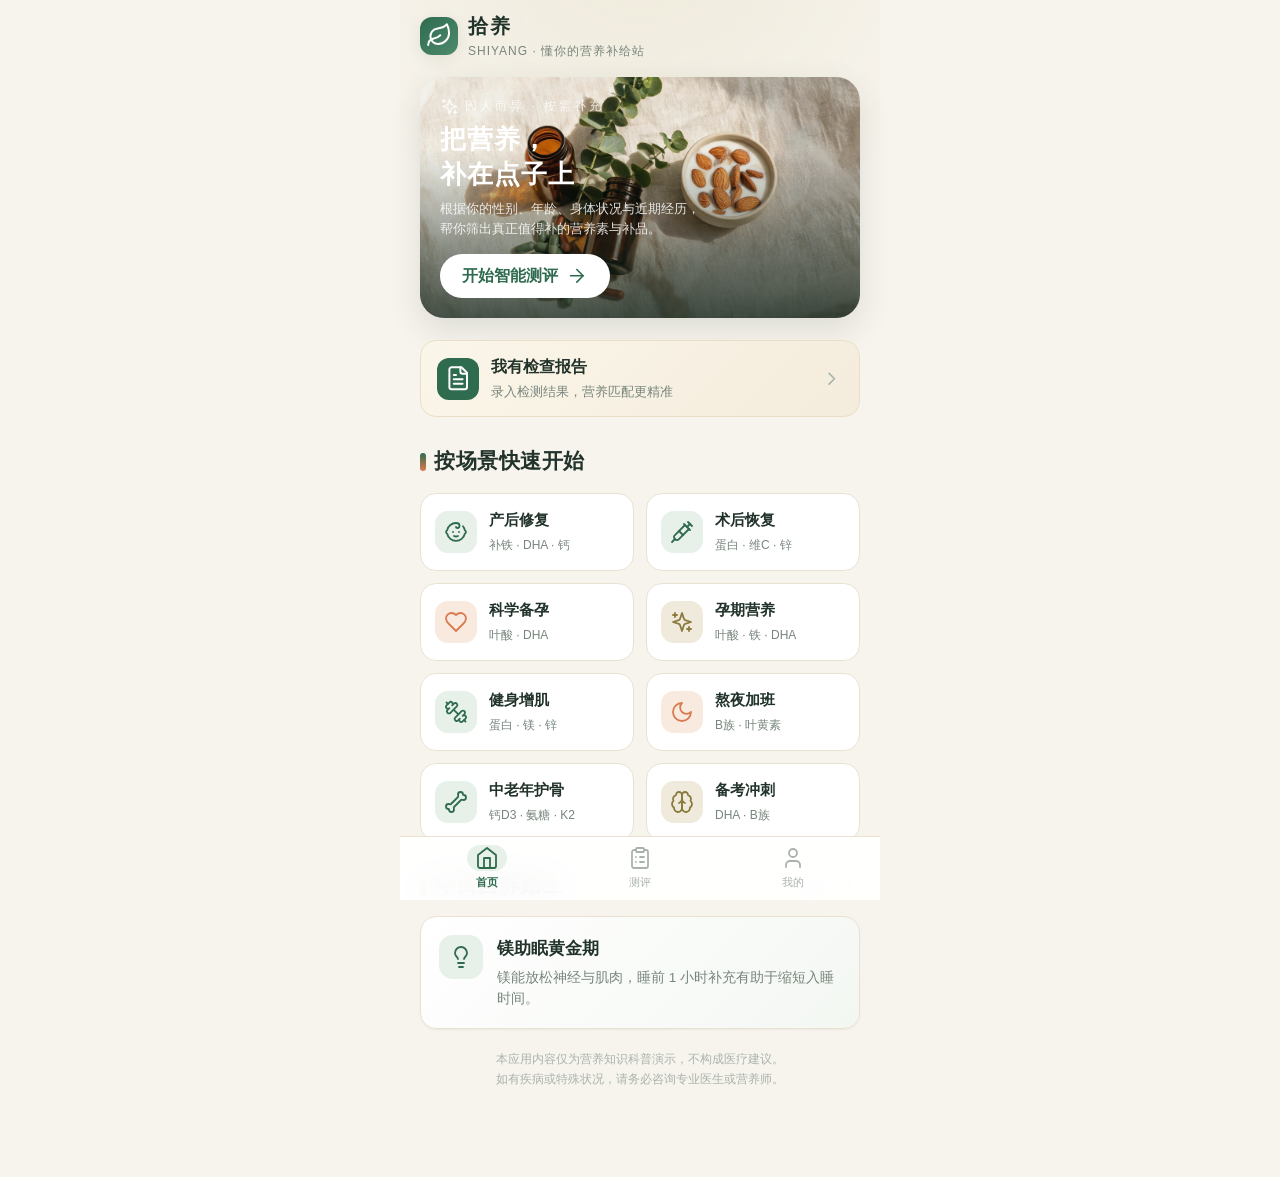
<file: supplement-app/index.html>
<!DOCTYPE html>
<html lang="zh-CN">
<head>
  <meta charset="UTF-8">
  <meta name="viewport" content="width=device-width, initial-scale=1, viewport-fit=cover">
  <title>拾养 · 懂你的营养补给站</title>
  <link rel="stylesheet" href="styles.css?v=2">
</head>
<body data-page="home">
  <div class="app tab-shell">

    <div class="page">

      <!-- 品牌行 -->
      <div class="brand-row rv">
        <span class="brand-badge"><i class="icon ico-22" data-icon="leaf"></i></span>
        <div>
          <div class="brand-name">拾养</div>
          <div class="brand-sub">SHIYANG · 懂你的营养补给站</div>
        </div>
      </div>

      <!-- Hero -->
      <section class="hero rv" style="--d:.06s">
        <img class="bg" src="assets/hero.jpg" alt="营养补品与天然食材">
        <div class="veil"></div>
        <div class="hero-body">
          <div class="hero-kicker"><i class="icon ico-16" data-icon="sparkles"></i> 因人而异 · 按需补充</div>
          <h1>把营养，<br>补在点子上</h1>
          <p>根据你的性别、年龄、身体状况与近期经历，<br>帮你筛出真正值得补的营养素与补品。</p>
          <a class="btn" href="quiz.html">开始智能测评 <i class="icon ico-18" data-icon="arrow-right"></i></a>
        </div>
      </section>

      <!-- 检查报告入口 -->
      <a class="report-entry rv" style="--d:.12s" href="report.html">
        <span class="rep-entry-ico"><i class="icon ico-22" data-icon="file-text"></i></span>
        <span class="rep-entry-body"><b>我有检查报告</b><span>录入检测结果，营养匹配更精准</span></span>
        <i class="icon ico-18" data-icon="chevron-right"></i>
      </a>

      <!-- 快捷场景 -->
      <section class="section rv" style="--d:.14s">
        <div class="section-head">
          <h2 class="section-title">按场景快速开始</h2>
        </div>
        <div class="scene-grid" id="sceneGrid"></div>
      </section>

      <!-- 今日贴士 -->
      <section class="section rv" style="--d:.22s">
        <div class="section-head">
          <h2 class="section-title">今日营养贴士</h2>
          <span class="section-more tip-refresh" id="tipRefresh"><i class="icon ico-16" data-icon="refresh-cw"></i> 换一条</span>
        </div>
        <div class="tip-card card" id="tipCard"></div>
      </section>

      <p class="disclaimer-line rv" style="--d:.3s">
        本应用内容仅为营养知识科普演示，不构成医疗建议。<br>
        如有疾病或特殊状况，请务必咨询专业医生或营养师。
      </p>
    </div>

    <!-- 底部 Tab 栏（三页一致，勿改动） -->
    <nav class="tabbar">
      <a class="tab" data-tab="home" href="index.html"><span class="tab-ico"><i class="icon ico-20" data-icon="home"></i></span>首页</a>
      <a class="tab" data-tab="quiz" href="quiz.html"><span class="tab-ico"><i class="icon ico-20" data-icon="clipboard-list"></i></span>测评</a>
      <a class="tab" data-tab="profile" href="profile.html"><span class="tab-ico"><i class="icon ico-20" data-icon="user"></i></span>我的</a>
    </nav>
  </div>

  <script src="mock.js?v=2"></script>
  <script src="api.js?v=2"></script>
  <script src="app.js?v=2"></script>
  <script>
    /* 渲染快捷场景 */
    const grid = document.getElementById('sceneGrid');
    grid.innerHTML = DB.scenes.map(s => `
      <a class="scene-card" href="quiz.html?scene=${s.key}">
        <span class="scene-ico"><i class="icon ico-20" data-icon="${s.icon}"></i></span>
        <span class="scene-info"><b>${App.esc(s.label)}</b><span>${App.esc(s.desc)}</span></span>
      </a>`).join('');
    App.mountIcons(grid);

    /* 今日贴士（轮换） */
    let tipIdx = Math.floor(Math.random() * DB.tips.length);
    const tipCard = document.getElementById('tipCard');
    function renderTip() {
      const t = DB.tips[tipIdx];
      tipCard.innerHTML = `
        <span class="tip-ico"><i class="icon ico-20" data-icon="lightbulb"></i></span>
        <div style="flex:1;min-width:0">
          <h3>${App.esc(t.title)}</h3>
          <p>${App.esc(t.body)}</p>
        </div>`;
      App.mountIcons(tipCard);
    }
    renderTip();
    document.getElementById('tipRefresh').addEventListener('click', () => {
      tipIdx = (tipIdx + 1) % DB.tips.length;
      renderTip();
    });
  </script>
</body>
</html>
</file>
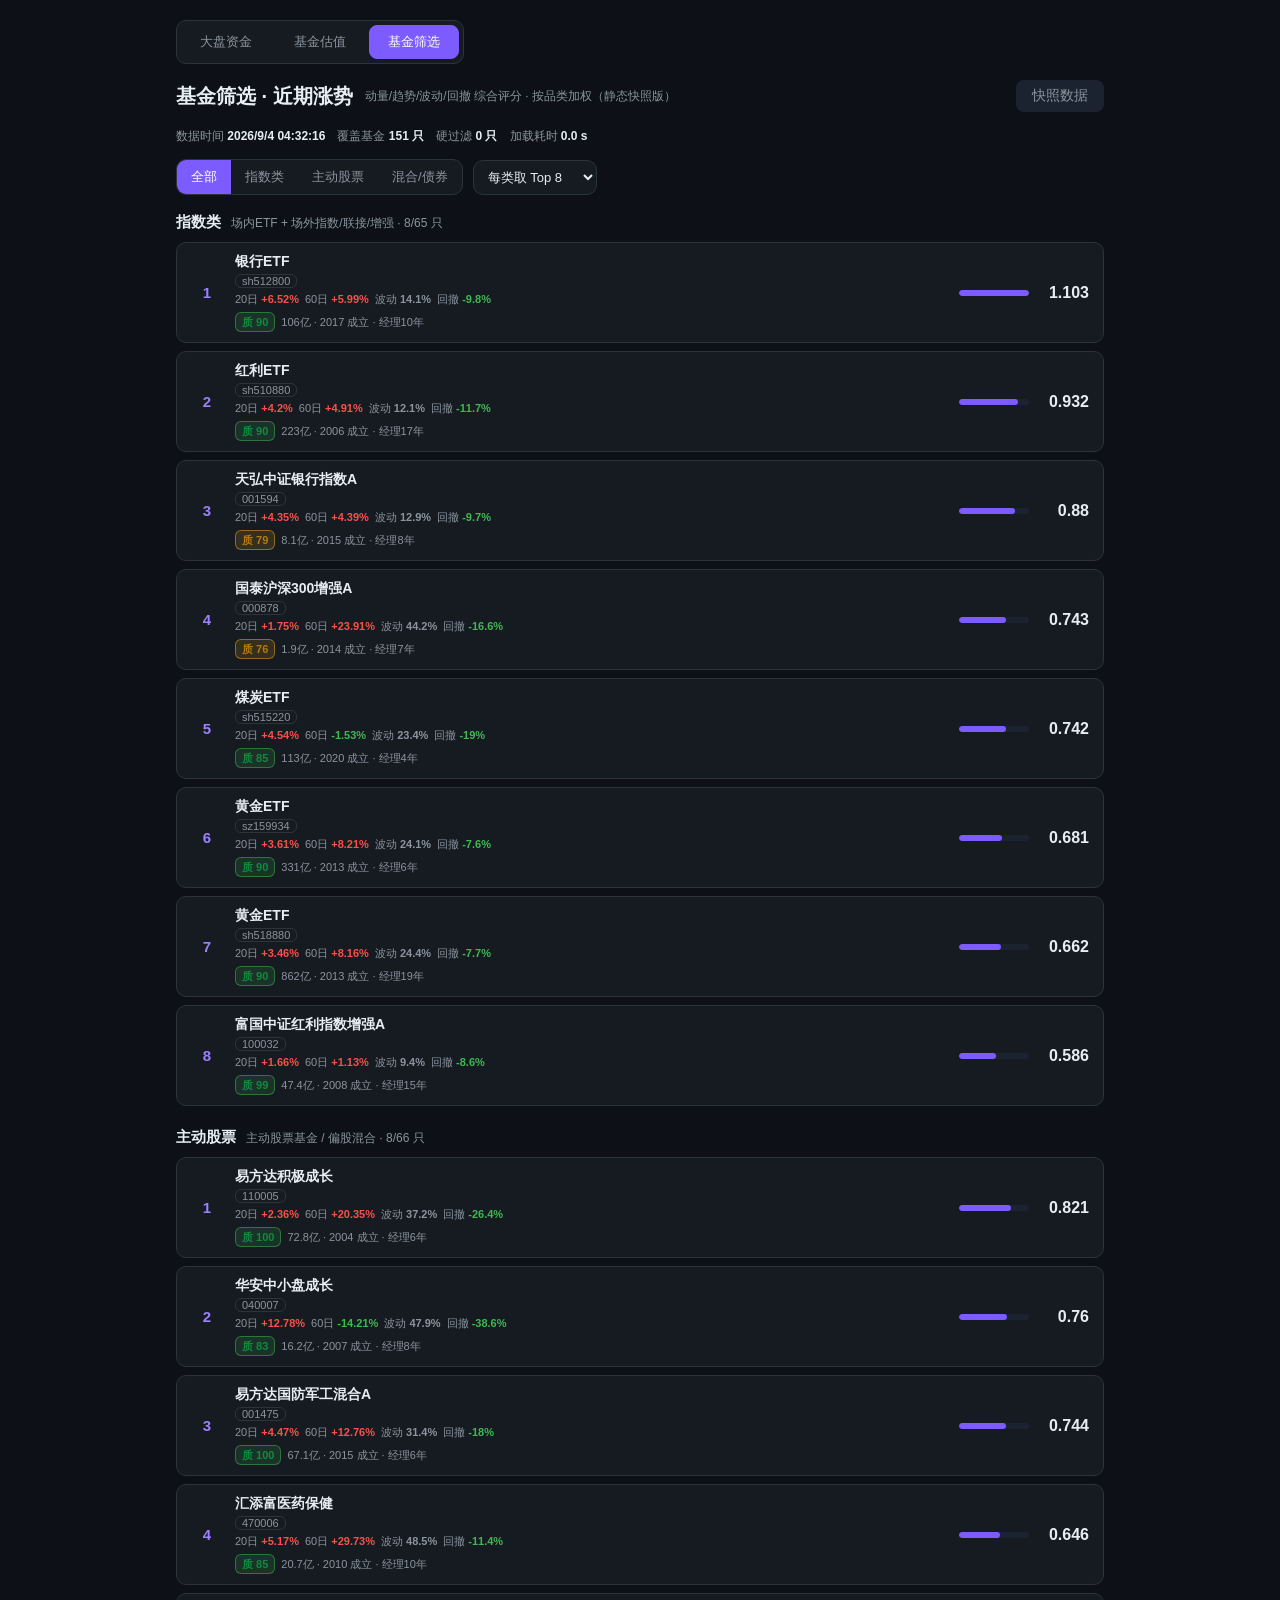
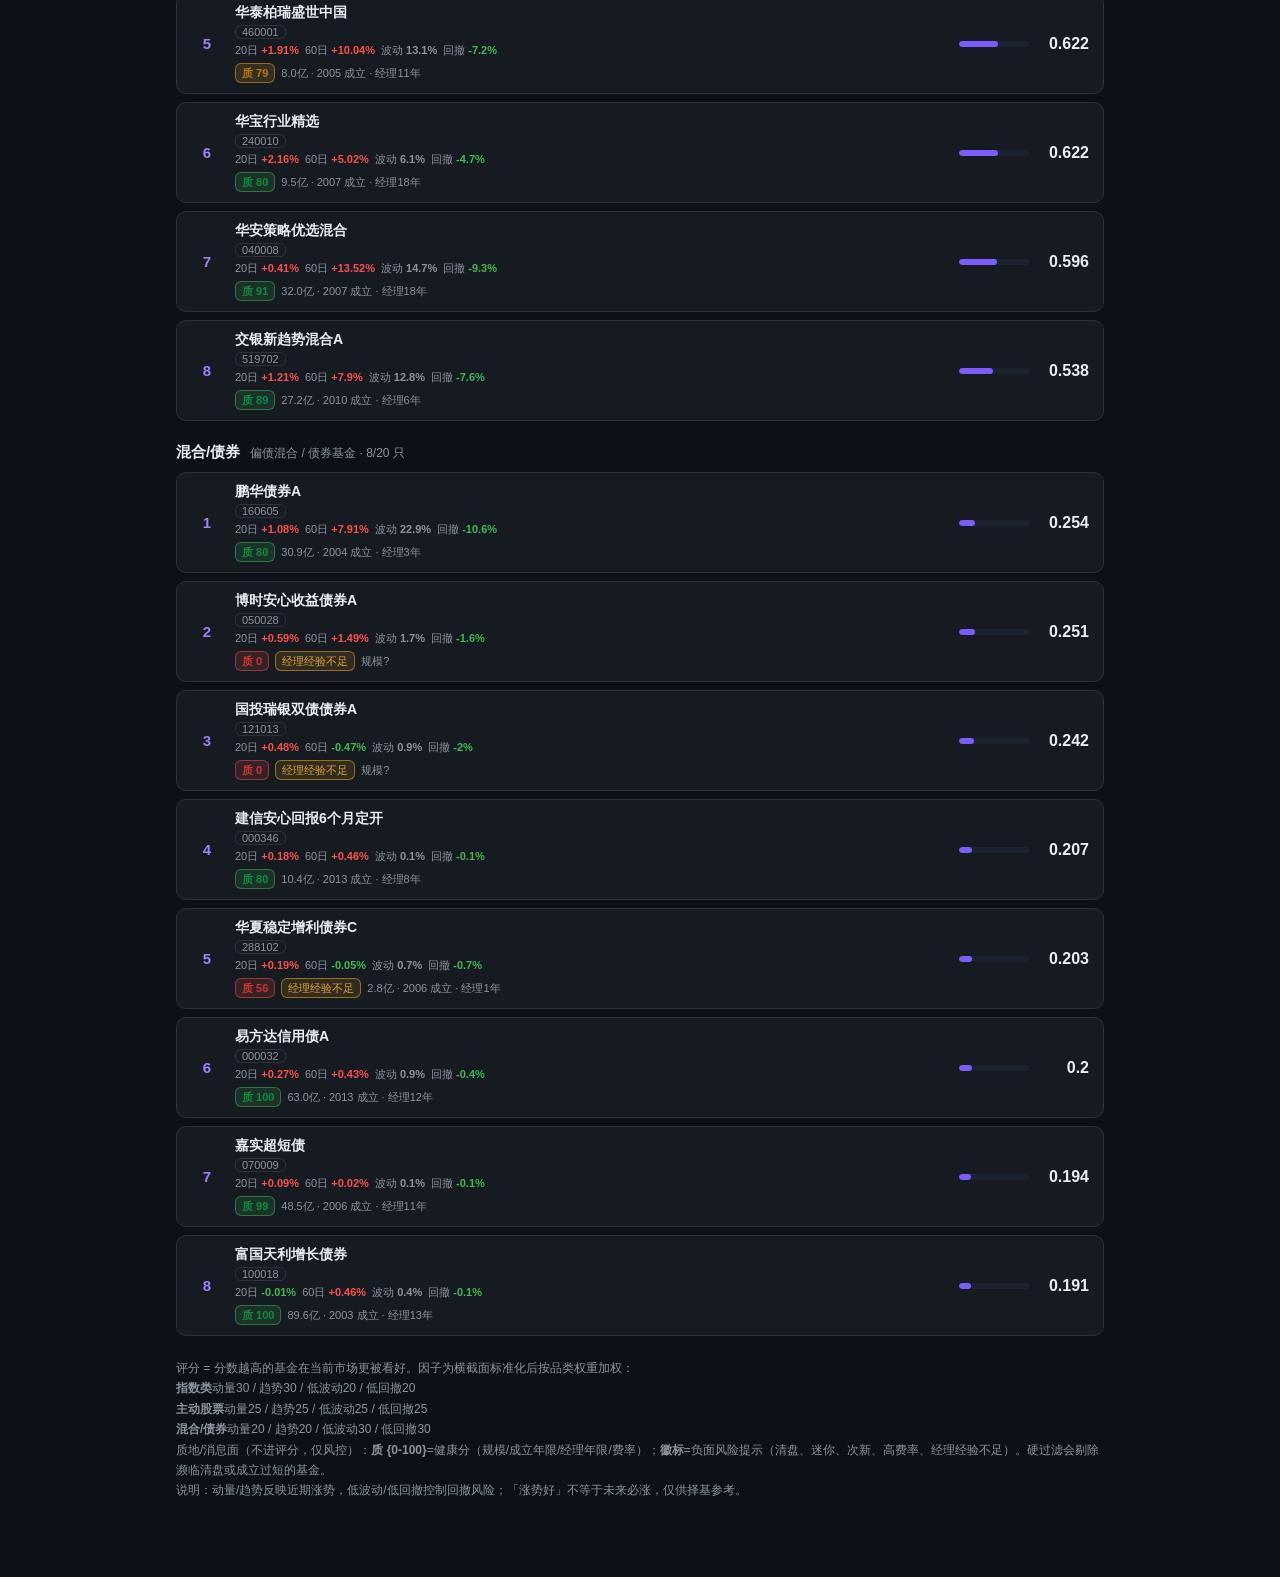
<file: fund-screener.html>
<!DOCTYPE html>
<html lang="zh-CN">
<head>
<meta charset="UTF-8">
<meta name="viewport" content="width=device-width, initial-scale=1.0">
<title>基金筛选 · 近期涨势</title>
<style>
  :root{
    --bg:#0d1117; --surface:#161b22; --surface2:#1c2330; --line:#2d333b;
    --tx:#e6edf3; --tx2:#8b949e; --brand:#7c5cff; --brand2:#9b80ff;
    --up:#f85149; --down:#3fb950;
  }
  *{box-sizing:border-box}
  body{margin:0;background:var(--bg);color:var(--tx);font-family:-apple-system,"Segoe UI","PingFang SC","Microsoft YaHei",sans-serif}
  .wrap{max-width:960px;margin:0 auto;padding:20px 16px 60px}
  .navbase{display:inline-flex;gap:4px;margin-bottom:16px;padding:4px;background:var(--surface);border:1px solid var(--line);border-radius:10px;flex-wrap:wrap}
  .navbase a{font-size:13px;font-weight:500;color:var(--tx2);text-decoration:none;padding:7px 18px;border-radius:8px;transition:all .15s;cursor:pointer;border:1px solid transparent}
  .navbase a:hover{color:var(--tx);background:var(--surface2)}
  .navbase a.on{background:var(--brand);border-color:var(--brand);color:#fff}
  header{display:flex;align-items:center;gap:12px;flex-wrap:wrap;margin-bottom:16px}
  header h1{font-size:20px;margin:0;font-weight:600}
  header .sub{color:var(--tx2);font-size:12px}
  .spacer{flex:1}
  .btn{background:var(--brand);color:#fff;border:0;border-radius:8px;padding:7px 16px;font-size:14px;cursor:pointer}
  .btn:disabled{opacity:.5;cursor:default}
  .meta{color:var(--tx2);font-size:12px;display:flex;gap:12px;flex-wrap:wrap;margin-bottom:14px}
  .meta b{color:var(--tx)}
  .ctrl{display:flex;gap:10px;flex-wrap:wrap;align-items:center;margin-bottom:18px}
  .seg{display:inline-flex;background:var(--surface);border:1px solid var(--line);border-radius:10px;overflow:hidden}
  .seg button{background:transparent;color:var(--tx2);border:0;padding:8px 14px;font-size:13px;cursor:pointer}
  .seg button.on{background:var(--brand);color:#fff}
  .select{background:var(--surface);color:var(--tx);border:1px solid var(--line);border-radius:10px;padding:8px 10px;font-size:13px}
  .legend{color:var(--tx2);font-size:12px;margin-bottom:16px;line-height:1.7}
  .grp{margin-bottom:22px}
  .grp-hd{display:flex;align-items:baseline;gap:10px;margin:0 0 10px;font-size:15px;font-weight:600}
  .grp-hd .cnt{color:var(--tx2);font-size:12px;font-weight:400}
  .row{display:grid;grid-template-columns:32px minmax(0,1fr) 150px 150px auto;gap:12px;align-items:center;background:var(--surface);border:1px solid var(--line);border-radius:10px;padding:10px 14px;margin-bottom:8px}
  .rank{font-size:15px;font-weight:700;color:var(--brand2);text-align:center}
  .nm{min-width:0}
  .nm .t{font-size:14px;font-weight:600;white-space:nowrap;overflow:hidden;text-overflow:ellipsis}
  .nm .tag{display:inline-block;font-size:11px;color:var(--tx2);border:1px solid var(--line);border-radius:6px;padding:0 6px;margin-top:3px}
  .fx{color:var(--tx2);font-size:11px;display:flex;gap:6px;flex-wrap:wrap;margin-top:3px}
  .fx span{white-space:nowrap}
  .fx .pos{color:var(--up)} .fx .neg{color:var(--down)}
  .qline{display:flex;gap:6px;flex-wrap:wrap;align-items:center;margin-top:5px;font-size:11px}
  .health{font-variant-numeric:tabular-nums;font-weight:600;border-radius:6px;padding:0 6px;line-height:18px}
  .health.hg{color:#0f8b3f;background:rgba(63,185,80,.15)} .health.hg{border:1px solid rgba(63,185,80,.5)}
  .health.hy{color:#b7790a;background:rgba(239,170,23,.14)} .health.hy{border:1px solid rgba(239,170,23,.5)}
  .health.hr{color:#d1342c;background:rgba(248,81,73,.14)} .health.hr{border:1px solid rgba(248,81,73,.5)}
  .badge{border-radius:6px;padding:0 6px;line-height:18px;font-weight:500;white-space:nowrap}
  .bdanger{color:#ff8b84;border:1px solid rgba(248,81,73,.65);background:rgba(248,81,73,.14)}
  .bwarn{color:#e3a13b;border:1px solid rgba(239,170,23,.55);background:rgba(239,170,23,.12)}
  .qmeta{color:var(--tx2);white-space:nowrap}
  .bars{display:flex;align-items:center;gap:8px}
  @media (max-width:760px){
    .row{grid-template-columns:28px minmax(0,1fr)}
    .bars{grid-column:1/3;justify-self:start;margin-top:6px;padding-top:6px;border-top:1px dashed var(--line)}
    .row>div[style*="grid-column"]{display:none}
  }
  .score{font-size:16px;font-weight:700;min-width:52px;text-align:right}
  .bar{width:70px;height:6px;background:var(--surface2);border-radius:3px;overflow:hidden}
  .bar i{display:block;height:100%;background:var(--brand);border-radius:3px}
  .empty{color:var(--tx2);font-size:13px;padding:20px 0}
  .foot{color:var(--tx2);font-size:12px;line-height:1.7;border-top:1px solid var(--line);padding-top:14px;margin-top:8px}
  .foot b{color:var(--tx)}
  table.w{width:100%;border-collapse:collapse;font-size:12px;margin-top:8px}
  table.w th,table.w td{text-align:left;padding:3px 6px;color:var(--tx2)}
  table.w th:first-child{color:var(--tx)}
</style>
</head>
<body>
<div class="wrap">
  <div class="navbase">
    <a href="market.html">大盘资金</a>
    <a href="index.html">基金估值</a>
    <a href="fund-screener.html" class="on">基金筛选</a>
  </div>

  <header>
    <h1>基金筛选 · 近期涨势</h1>
    <span class="sub">动量/趋势/波动/回撤 综合评分 · 按品类加权（静态快照版）</span>
    <span class="spacer"></span>
    <span class="btn" style="background:var(--surface2);color:var(--tx2);pointer-events:none" id="refreshBtn">快照数据</span>
  </header>

  <div class="meta">
    <span>数据时间 <b id="gen">--</b></span>
    <span>覆盖基金 <b id="fc">--</b></span>
    <span>硬过滤 <b id="hx">--</b></span>
    <span>加载耗时 <b id="cost">--</b></span>
  </div>
  <div class="empty" id="loading">正在拉取最新净值并计算因子 + 质地/消息面…（ETF 来自腾讯、开放式基金来自东财，首次较慢）</div>

  <div class="ctrl">
    <div class="seg" id="scopeSeg">
      <button data-scope="all" class="on">全部</button>
      <button data-scope="idx">指数类</button>
      <button data-scope="act">主动股票</button>
      <button data-scope="mix">混合/债券</button>
    </div>
    <select class="select" id="topN">
      <option value="5">每类取 Top 5</option>
      <option value="8" selected>每类取 Top 8</option>
      <option value="10">每类取 Top 10</option>
      <option value="20">每类取 Top 20</option>
    </select>
  </div>

  <div id="result"></div>

  <div class="legend" id="legend"></div>
</div>

<script>
const SCOPE = {
  idx: { label:'指数类', types:['etf','idx'], desc:'场内ETF + 场外指数/联接/增强' },
  act: { label:'主动股票', types:['act'], desc:'主动股票基金 / 偏股混合' },
  mix: { label:'混合/债券', types:['mix'], desc:'偏债混合 / 债券基金' },
};
const W_DESC = {
  idx:'动量30 / 趋势30 / 低波动20 / 低回撤20',
  act:'动量25 / 趋势25 / 低波动25 / 低回撤25',
  mix:'动量20 / 趋势20 / 低波动30 / 低回撤30',
};
let DATA = null; let scope = 'all'; let topN = 8;

const $ = s => document.querySelector(s);

function scoreColor(s){ return '#7c5cff'; }
function healthCls(h){ return h===undefined||h===null ? '' : (h>=80?'hg':(h>=60?'hy':'hr')); }
function qualLine(r){
  const q = r.qual;
  if (!q) return '<div class="qline"><span class="qmeta">质地资料获取中…</span></div>';
  const health = (q.health===undefined||q.health===null) ? '—' : q.health;
  const scale = (isFinite(q.scaleYI) && q.scaleYI>0) ? `${q.scaleYI>=100?q.scaleYI.toFixed(0):q.scaleYI.toFixed(1)}亿` : '规模?';
  const mgr = q.managerAgeY ? `经理${q.managerAgeY}年` : '';
  const est = q.estabDate ? q.estabDate.slice(0,4) : '';
  const badges = (q.badges||[]).map(b=>`<span class="badge ${b==='清盘风险'?'bdanger':'bwarn'}">${b}</span>`).join('');
  return `<div class="qline">
    ${health==='—'?'':`<span class="health ${healthCls(q.health)}">质 ${health}</span>`}
    ${badges}
    <span class="qmeta">${scale}${est?' · '+est+' 成立':''}${mgr?' · '+mgr:''}</span>
  </div>`;
}

function render(){
  const result = $('#result');
  if (!DATA){ result.innerHTML = '<div class="empty">暂无数据</div>'; return; }
  const ranked = DATA.ranked;
  const maxScore = Math.max(...ranked.map(x=>x.score), 1);
  const groups = scope === 'all'
    ? ['idx','act','mix'].map(k=>{ const rows = ranked.filter(x=>SCOPE[k].types.includes(x.type)).slice(0, topN); return {k, rows}; })
    : [{ k: scope, rows: ranked.filter(x=>SCOPE[scope].types.includes(x.type)).slice(0, topN) }];
  result.innerHTML = groups.map(g=>{
    const s = SCOPE[g.k];
    const total = ranked.filter(x=>SCOPE[g.k].types.includes(x.type)).length;
    return `<div class="grp">
      <div class="grp-hd">${s.label} <span class="cnt">${s.desc} · ${g.rows.length}/${total} 只</span></div>
      ${g.rows.length===0 ? '<div class="empty">该类暂无基金</div>' : g.rows.map((r,i)=>`
        <div class="row">
          <div class="rank">${i+1}</div>
          <div class="nm">
            <div class="t">${r.name}</div>
            <div class="tag">${r.code}</div>
            <div class="fx">
              <span>20日 <b class="${r.mom20>=0?'pos':'neg'}">${r.mom20>=0?'+':''}${r.mom20}%</b></span>
              <span>60日 <b class="${r.mom60>=0?'pos':'neg'}">${r.mom60>=0?'+':''}${r.mom60}%</b></span>
              <span>波动 <b>${r.vol}%</b></span>
              <span>回撤 <b class="neg">${r.dd}%</b></span>
            </div>
            ${qualLine(r)}
          </div>
          <div style="grid-column:3/4"></div>
          <div class="bars" style="grid-column:5/6">
            <div class="bar"><i style="width:${Math.max(3, r.score/maxScore*100)}%"></i></div>
            <div class="score">${r.score}</div>
          </div>
        </div>`).join('')}
    </div>`;
  }).join('');

  const lg = ['idx','act','mix'].map(k=>`<b>${SCOPE[k].label}</b>${W_DESC[k]}`).join('<br>');
  $('#legend').innerHTML = `评分 = 分数越高的基金在当前市场更被看好。因子为横截面标准化后按品类权重加权：<br>${lg}<br>`+
    `质地/消息面（不进评分，仅风控）：<b>质 {0-100}</b>=健康分（规模/成立年限/经理年限/费率）；<b>徽标</b>=负面风险提示（清盘、迷你、次新、高费率、经理经验不足）。硬过滤会剔除濒临清盘或成立过短的基金。<br>`+
    `说明：动量/趋势反映近期涨势，低波动/低回撤控制回撤风险；「涨势好」不等于未来必涨，仅供择基参考。`;
}

async function load(){
  const loading = $('#loading'); loading.style.display='';
  $('#result').innerHTML='';
  const t = performance.now();
  try {
    const r = await fetch('screener_snapshot.json?ts='+Date.now());
    DATA = await r.json();
    $('#gen').textContent = DATA.generated || '--';
    $('#fc').textContent = (DATA.FCOUNT||0)+' 只';
    $('#hx').textContent = (DATA.hardExcluded||0)+' 只';
    $('#cost').textContent = ((performance.now()-t)/1000).toFixed(1)+' s';
    loading.style.display='none';
    render();
  } catch(e){
    loading.textContent = '加载失败：'+e.message;
  }
}

// 类型切换
$('#scopeSeg').addEventListener('click', e=>{
  const b = e.target.closest('button'); if(!b) return;
  scope = b.dataset.scope;
  document.querySelectorAll('#scopeSeg button').forEach(x=>x.classList.toggle('on', x===b));
  render();
});
$('#topN').addEventListener('change', e=>{ topN = +e.target.value; render(); });
$('#refreshBtn').addEventListener('click', load);

load();
</script>
</body>
</html>
</file>
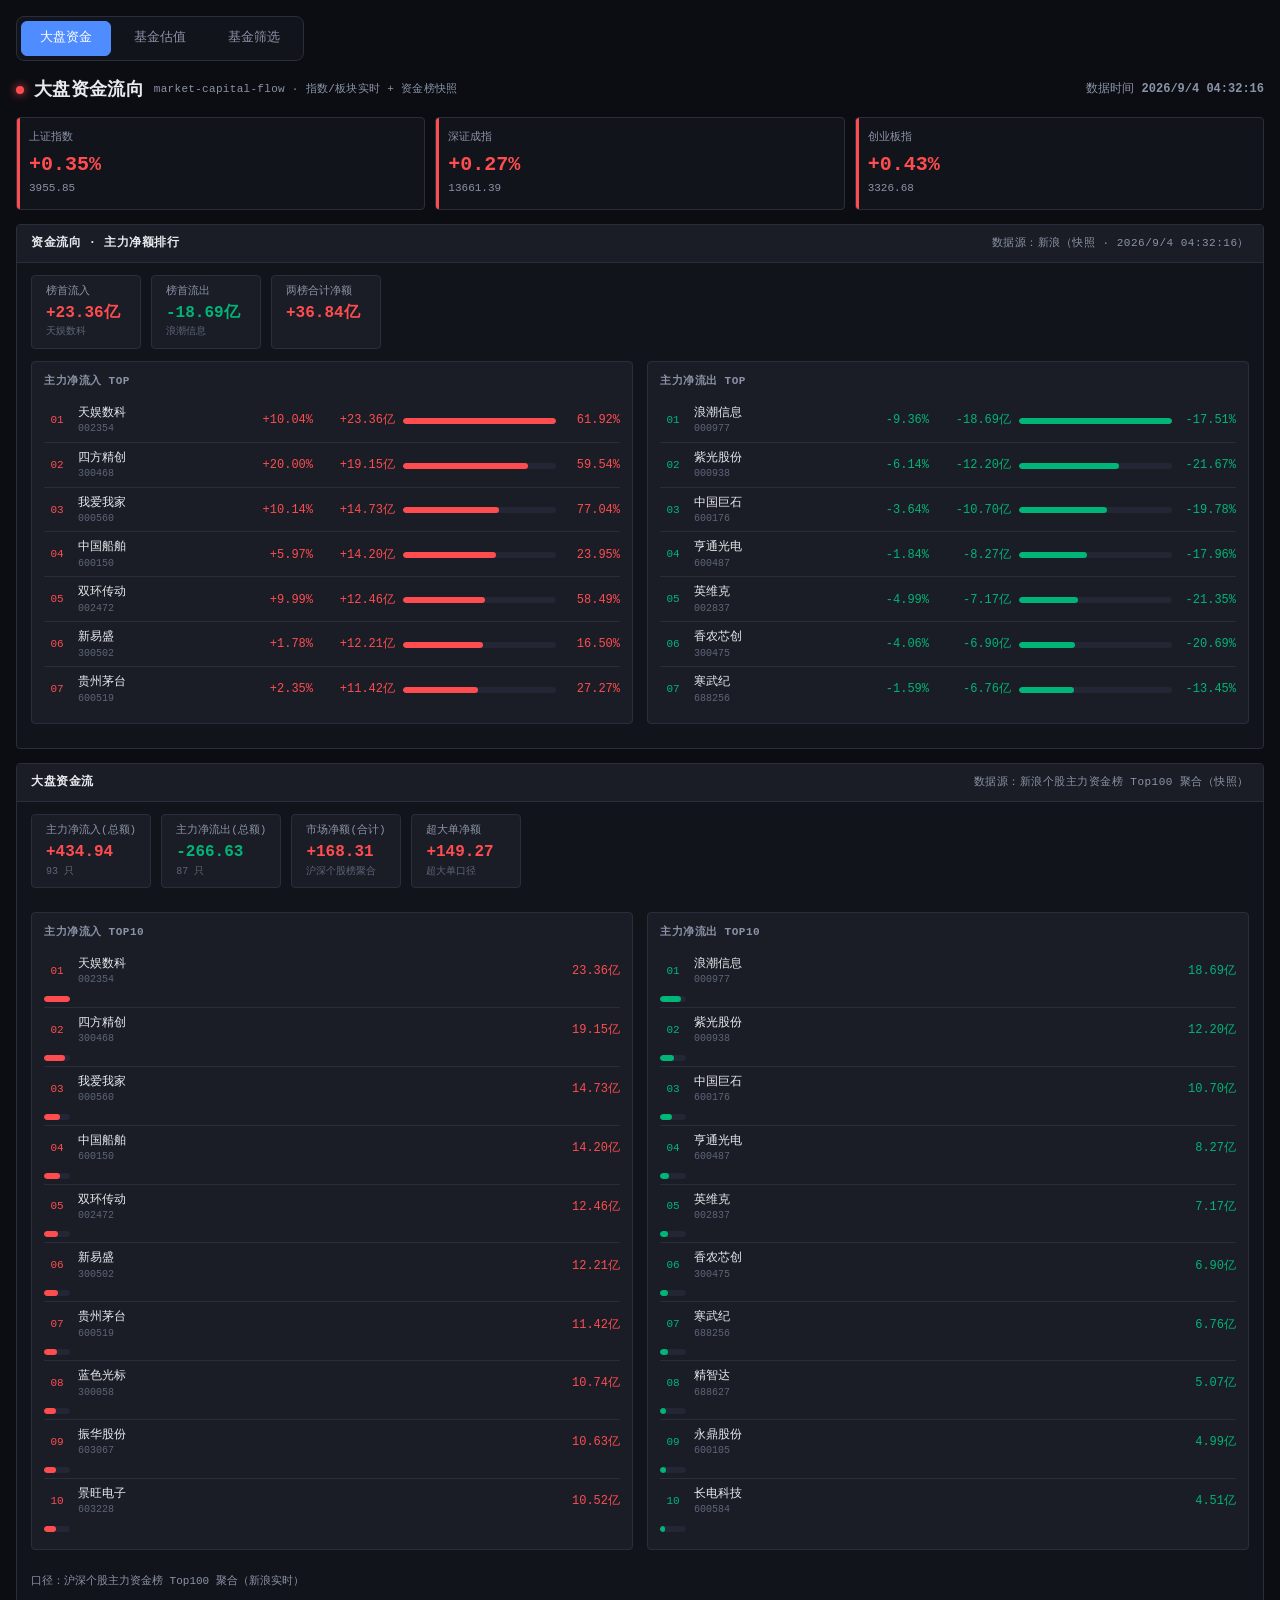
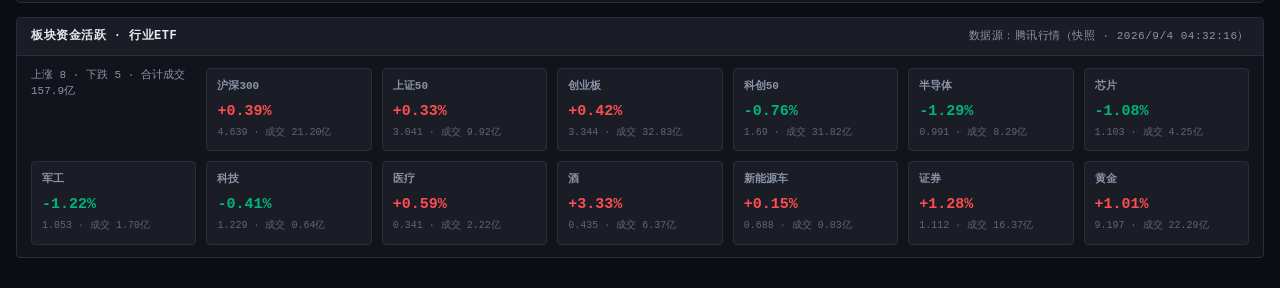
<file: market.html>
<!DOCTYPE html>
<html lang="zh-CN">
<head>
<meta charset="UTF-8">
<meta name="viewport" content="width=device-width, initial-scale=1.0">
<title>大盘资金流向 · Terminal</title>
<link rel="stylesheet" href="styles.css">
</head>
<body>
<div class="wrap">

  <div class="navbase">
    <a href="market.html" class="on">大盘资金</a>
    <a href="index.html">基金估值</a>
    <a href="fund-screener.html">基金筛选</a>
  </div>

  <header class="top">
    <h1><span class="dot"></span>大盘资金流向 <span class="subtitle">market-capital-flow · 指数/板块实时 + 资金榜快照</span></h1>
    <div class="top-r"><span>数据时间 <b id="dataTime">--</b></span></div>
  </header>

  <div class="errmsg hidden" id="errmsg"></div>

  <div class="market" id="market">
    <div class="idx flat" id="i000001"><div class="n">上证指数</div><div class="v flat" id="m000001">--</div><div class="x">--</div></div>
    <div class="idx flat" id="i399001"><div class="n">深证成指</div><div class="v flat" id="m399001">--</div><div class="x">--</div></div>
    <div class="idx flat" id="i399006"><div class="n">创业板指</div><div class="v flat" id="m399006">--</div><div class="x">--</div></div>
  </div>

  <div class="card">
    <div class="card-hd">资金流向 · 主力净额排行 <span class="subtitle" id="ffSub">数据源：新浪（快照）</span></div>
    <div class="card-bd">
      <div class="ff-stats" id="ffStats">加载中…</div>
      <div class="ff-grid">
        <div class="subcard"><h4>主力净流入 TOP</h4><div class="ff-list" id="ffIn">--</div></div>
        <div class="subcard"><h4>主力净流出 TOP</h4><div class="ff-list" id="ffOut">--</div></div>
      </div>
    </div>
  </div>

  <div class="card">
    <div class="card-hd">大盘资金流 <span class="subtitle">数据源：新浪个股主力资金榜 Top100 聚合（快照）</span></div>
    <div class="card-bd"><div class="market-flow" id="marketFlow">加载中…</div></div>
  </div>

  <div class="card">
    <div class="card-hd">板块资金活跃 · 行业ETF <span class="subtitle" id="sectorSub">数据源：腾讯行情</span></div>
    <div class="card-bd"><div class="sector-flow" id="sectorFlow">加载中…</div></div>
  </div>

</div>

<script>
// ============ 通用工具 ============
const fmt = n => isFinite(n) ? n.toFixed(2) : '--';
const sign = n => (n>0?'+':'') + fmt(n) + '%';
const cls = n => n>0?'up':(n<0?'down':'flat');
const $ = id => document.getElementById(id);
const fmtsym = s => String(s||'').replace(/^(sh|sz)/,'').toUpperCase();
const SECTOR_NAMES = { 'sh510300':'沪深300','sh510050':'上证50','sz159915':'创业板','sh588000':'科创50','sh512480':'半导体','sz159995':'芯片','sh512760':'军工','sh515000':'科技','sh512170':'医疗','sh512690':'酒','sz159806':'新能源车','sh512880':'证券','sh518880':'黄金' };
const errShow = msg => { const e=$('errmsg'); if(e){ e.textContent=msg; e.classList.remove('hidden'); } };

// localStorage 缓存（与估值页一致）
const LS={
  get(k,d){ try{ const v=localStorage.getItem(k); return v?JSON.parse(v):d; }catch(e){ return d; } },
  set(k,v){ try{ localStorage.setItem(k, JSON.stringify(v)); }catch(e){} }
};
function cacheQuotes2(k,v){ try{ LS.set(k,v); }catch(_){} }

// ============ 腾讯实时行情（script 注入，绕过静态页跨域） ============
// qt.gtimg.cn/q=code... 返回 v_code="..."; 赋值语句，注入执行后读 window['v_'+code]
function txLoad(codes){
  return new Promise((resolve,reject)=>{
    const s=document.createElement('script');
    let done=false;
    const TO=setTimeout(()=>{ if(!done){ done=true; s.remove(); reject(new Error('腾讯行情超时')); } }, 12000);
    s.onload=()=>{
      if(done) return; done=true; clearTimeout(TO); s.remove();
      const hits={};
      codes.forEach(c=>{
        const raw=window['v_'+c];
        if(typeof raw==='string' && raw.length){ const f=raw.split('~'); hits[c]=f; }
      });
      resolve(hits);
    };
    s.onerror=()=>{ if(!done){ done=true; clearTimeout(TO); s.remove(); reject(new Error('腾讯行情加载失败')); } };
    s.src='https://qt.gtimg.cn/q='+codes.join(',');
    document.head.appendChild(s);
  });
}
// 腾讯格式：f[1]名称 f[3]现价 f[4]昨收 f[5]今开
function txPct(f){ const now=parseFloat(f[3]), prev=parseFloat(f[4]); return (isFinite(now)&&isFinite(prev)&&prev>0) ? Math.round((now-prev)/prev*10000)/100 : null; }
function txPrice(f){ const now=parseFloat(f[3]); return isFinite(now)?now.toFixed(2):'-'; }

// ============ 指数：实时优先 ============
const IDX_CODES=['sh000001','sz399001','sz399006'];
function renderIndexLive(f, sub){
  const code=(f.symbol||'').replace(/^(sh|sz)/,'');
  const el=$('m'+code); if(!el) return;
  const n=f.pct;
  el.parentElement.className='idx '+cls(n);
  el.className='v '+cls(n);
  el.textContent = n===null?'--':sign(n);
  const x=el.nextElementSibling; if(x) x.innerHTML = (f.price||'--')+(sub?' · <i style="color:var(--accent)">'+sub+'</i>':'');
}
function applyLiveIndices(hits){
  IDX_CODES.forEach(c=>{
    const f=hits[c]; if(!f) return;
    renderIndexLive({ symbol:c, price:txPrice(f), pct:txPct(f) }, '实时');
  });
}
function fetchLiveIndices(){
  txLoad(IDX_CODES).then(applyLiveIndices).catch(()=>{});
}

// ============ 资金流向榜：快照（浏览器端已达上限） ============
function ffYf(n){ const v=n/1e8; return (v>0?'+':'')+fmt(v)+'亿'; }
function renderFFList(id, rows){
  const el=$(id);
  el.innerHTML = (rows&&rows.length) ? rows.slice(0,10).map((r,i)=>{
    const nm=r.netAmount, pos=nm>=0;
    const max=Math.max(...rows.map(x=>Math.abs(x.netAmount)),1);
    const width=Math.max(4, Math.abs(nm)/max*100);
    return `<div class="ff-row">
      <div class="ff-rank ${pos?'up':'down'}">${String(i+1).padStart(2,'0')}</div>
      <div class="ff-name">${r.name}<span class="code">${fmtsym(r.symbol)}</span></div>
      <div class="ff-pct ${cls(r.pct)}">${isFinite(r.pct)?sign(r.pct):'--'}</div>
      <div class="ff-net ${cls(nm)}">${(nm/1e8>0?'+':'')+fmt(nm/1e8)}亿</div>
      <div class="ff-track"><div class="ff-bar ${pos?'up':'down'}" style="width:${width}%"></div></div>
      <div class="ff-ratio ${cls(nm)}">${isFinite(r.netRatio)?fmt(r.netRatio)+'%':'--'}</div>
    </div>`;
  }).join('') : '<div class="hint">暂无数据</div>';
}
function renderFundFlowSnapshot(f){
  const inRows=f.ffIn||[], outRows=f.ffOut||[];
  const allNet=inRows.concat(outRows).reduce((s,r)=>s+r.netAmount,0);
  const topIn=inRows[0], topOut=outRows[0];
  $('ffStats').innerHTML=`<div class="ff-stat"><span class="k">榜首流入</span><b class="up">${topIn?ffYf(topIn.netAmount):'--'}<i>${topIn?topIn.name:''}</i></b></div>`
    + `<div class="ff-stat"><span class="k">榜首流出</span><b class="down">${topOut?ffYf(topOut.netAmount):'--'}<i>${topOut?topOut.name:''}</i></b></div>`
    + `<div class="ff-stat"><span class="k">两榜合计净额</span><b class="${cls(allNet)}">${ffYf(allNet)}</b></div>`;
  $('ffSub').textContent = '数据源：新浪（快照'+(f.generated?' · '+f.generated:'')+'）';
  renderFFList('ffIn', inRows); renderFFList('ffOut', outRows);
}
function renderMarketFlowSnapshot(f){
  const m=f.mkt||{}; const yi=v=>(Math.abs(v)/1e8).toFixed(2);
  const stat=(k,v,c,sub)=>`<div class="ff-stat"><span class="k">${k}</span><b class="${c}">${v}${sub?`<i>${sub}</i>`:''}</b></div>`;
  $('marketFlow').innerHTML=`<div class="ff-stats">${stat('主力净流入(总额)','+'+yi(m.netInSum),'up',(m.cntIn||0)+' 只')}${stat('主力净流出(总额)','-'+yi(m.netOutSum),'down',(m.cntOut||0)+' 只')}${stat('市场净额(合计)',(m.netSum>=0?'+':'')+yi(m.netSum),cls(m.netSum),'沪深个股榜聚合')}${stat('超大单净额',(m.r0Sum>=0?'+':'')+yi(m.r0Sum),cls(m.r0Sum),'超大单口径')}</div>`;
  const top=(arr,pos)=> (arr&&arr.length)? arr.map((t,i)=>`<div class="ff-row"><div class="ff-rank ${pos?'up':'down'}">${String(i+1).padStart(2,'0')}</div><div class="ff-name">${t.name}<span class="code">${fmtsym(t.symbol)}</span></div><div class="ff-net ${cls(t.netAmount)}">${(Math.abs(t.netAmount)/1e8).toFixed(2)}亿</div><div class="ff-track"><div class="ff-bar ${pos?'up':'down'}" style="width:${Math.max(4,Math.min(100,Math.abs(t.netAmount)/Math.max(Math.abs((m.topIn||[])[0]?.netAmount||0),Math.abs((m.topOut||[])[0]?.netAmount||0),1)*100))}%"></div></div></div>`).join('') : '<div class="hint">暂无</div>';
  $('marketFlow').innerHTML+=`<div class="ff-grid"><div class="subcard"><h4>主力净流入 TOP10</h4><div class="ff-list">${top(m.topIn,true)}</div></div><div class="subcard"><h4>主力净流出 TOP10</h4><div class="ff-list">${top(m.topOut,false)}</div></div></div><div class="formula" style="margin-bottom:0">${m.note||''}</div>`;
}

// ============ 板块资金活跃 · 行业ETF：实时优先 ============
const SECTOR_ETFS = ['sh510300','sh510050','sz159915','sh588000','sh512480','sz159995','sh512760','sh515000','sh512170','sh512690','sz159806','sh512880','sh518880'];
function renderSectorLive(hits){
  const rows=SECTOR_ETFS
    .map(c=>{ const f=hits[c]; if(!f) return null; return { symbol:c, name:SECTOR_NAMES[c]||('ETF'+fmtsym(c)), pct:txPct(f), price:txPrice(f) }; })
    .filter(Boolean);
  if(!rows.length) return false;
  const up=rows.filter(r=>r.pct>0).length;
  $('sectorSub').textContent = '数据源：腾讯行情（实时）';
  $('sectorFlow').innerHTML=`<div class="flow-summary">上涨 ${up} · 下跌 ${rows.length-up} · 现价口径</div>`
    + rows.map(r=>`<div class="flow-card"><h5>${r.name}</h5><div class="val ${cls(r.pct)}">${r.pct===null?'--':sign(r.pct)}</div><div class="sub">${r.price}</div></div>`).join('');
  return true;
}
function renderSectorSnapshot(f){
  const rows=(f.sector||[]);
  if(!rows.length){ $('sectorFlow').innerHTML='<div class="hint">暂无数据</div>'; return; }
  const up=rows.filter(r=>r.pct>0).length; const sum=rows.reduce((s,r)=>s+(r.amount||0),0);
  $('sectorSub').textContent = '数据源：腾讯行情（快照'+(f.generated?' · '+f.generated:'')+'）';
  $('sectorFlow').innerHTML=`<div class="flow-summary">上涨 ${up} · 下跌 ${rows.length-up} · 合计成交 ${sum?(sum/1e4).toFixed(1)+'亿':'--'}</div>`
    + rows.map(r=>{ const amt=isFinite(r.amount)&&r.amount>0?(r.amount/1e4).toFixed(2)+'亿':'--';
      return `<div class="flow-card"><h5>${SECTOR_NAMES[r.symbol]||r.name}</h5><div class="val ${cls(r.pct)}">${sign(r.pct)}</div><div class="sub">${r.price} · 成交 ${amt}</div></div>`; }).join('');
}
function fetchLiveSector(){
  txLoad(SECTOR_ETFS).then(hits=>{ if(!renderSectorLive(hits)) renderSectorSnapshot(null); }).catch(()=>{});
}

// ============ 快照加载：资金榜/大盘流必须快照；指数/板块先填快照再由实时覆盖 ============
function loadSnapshot(){
  const t=performance.now();
  fetch('flow_snapshot.json?ts='+Date.now())
    .then(r=>r.json())
    .then(f=>{
      if($('dataTime')) $('dataTime').textContent = f.generated || '--';
      // 先渲染所有快照内容（实时成功后会覆盖指数/板块）
      (f.idx||[]).forEach(x=>renderIndexLive(x));
      renderFundFlowSnapshot(f);
      renderMarketFlowSnapshot(f);
      renderSectorSnapshot(f);
      console.log('快照渲染完成 '+(performance.now()-t).toFixed(0)+'ms');
    })
    .catch(e=>{ errShow('快照加载失败：'+e.message); console.error(e); })
    .finally(()=>{ fetchLiveIndices(); fetchLiveSector(); });
}

loadSnapshot();
</script>
</body>
</html>
</file>
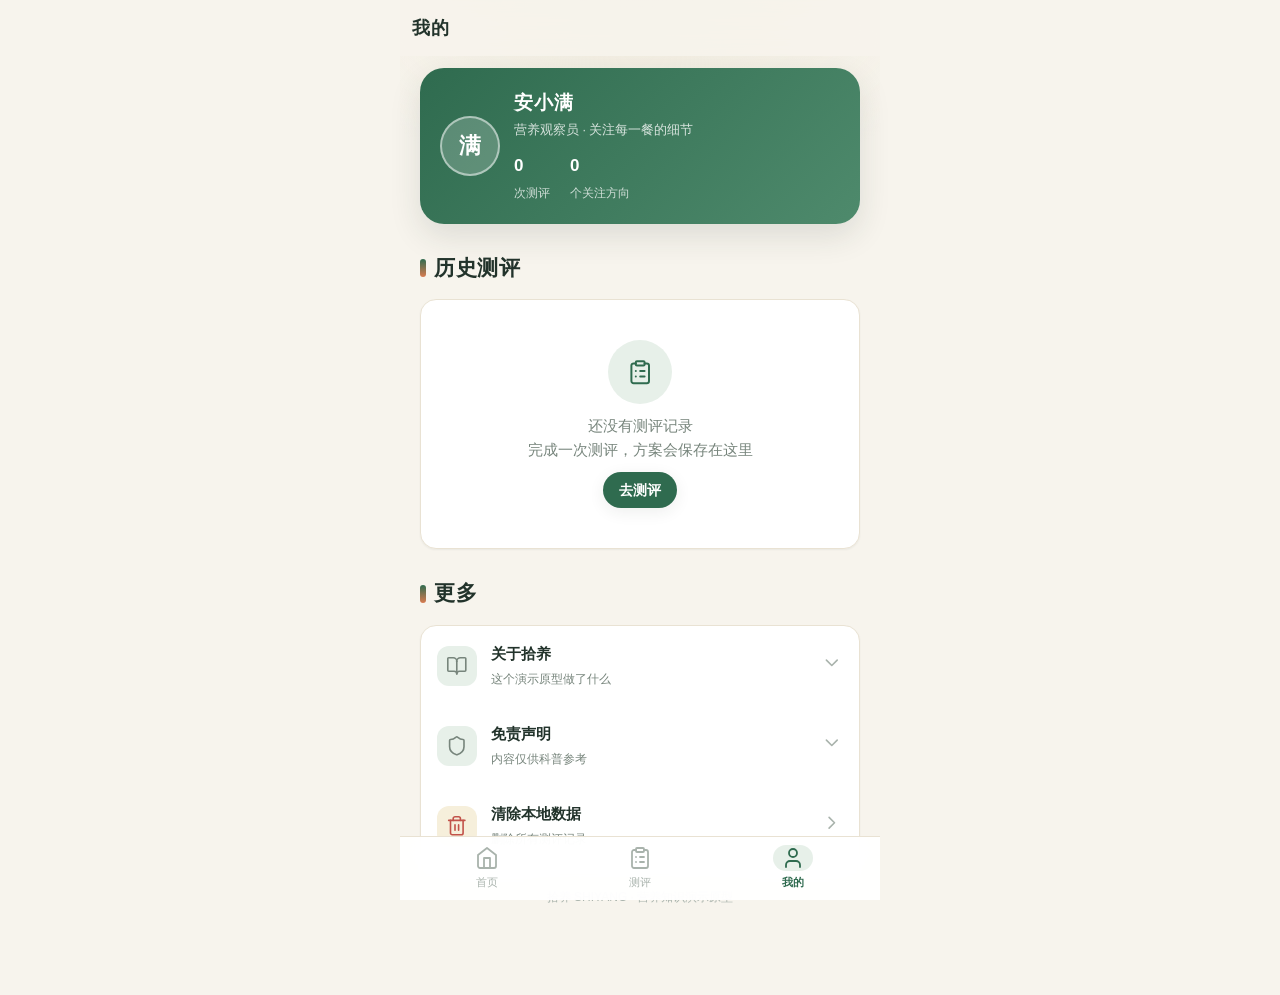
<file: supplement-app/profile.html>
<!DOCTYPE html>
<html lang="zh-CN">
<head>
  <meta charset="UTF-8">
  <meta name="viewport" content="width=device-width, initial-scale=1, viewport-fit=cover">
  <title>我的 · 拾养</title>
  <link rel="stylesheet" href="styles.css?v=2">
</head>
<body data-page="profile">
  <div class="app tab-shell">

    <header class="topbar">
      <span class="tb-title">我的</span>
    </header>

    <div class="page">
      <!-- 用户卡片 -->
      <div class="user-card rv">
        <div class="avatar">满</div>
        <div style="flex:1;min-width:0">
          <div class="user-name">安小满</div>
          <div class="user-desc">营养观察员 · 关注每一餐的细节</div>
          <div class="user-stats">
            <div><b id="statCount">0</b><span>次测评</span></div>
            <div><b id="statDirs">0</b><span>个关注方向</span></div>
          </div>
        </div>
      </div>

      <!-- 历史测评 -->
      <section class="section rv" style="--d:.08s">
        <div class="section-head">
          <h2 class="section-title">历史测评</h2>
          <span class="section-more" id="historyCount"></span>
        </div>
        <div class="card" id="historyBox"></div>
      </section>

      <!-- 更多 -->
      <section class="section rv" style="--d:.16s">
        <div class="section-head"><h2 class="section-title">更多</h2></div>
        <div class="card">
          <div class="accordion-item menu-item" data-acc="about">
            <span class="menu-ico"><i class="icon ico-18" data-icon="book-open"></i></span>
            <div style="flex:1"><b>关于拾养</b><span>这个演示原型做了什么</span></div>
            <span class="chev"><i class="icon ico-18" data-icon="chevron-down"></i></span>
          </div>
          <div class="accordion-body" id="acc-about">
            拾养是一款营养补品推荐小程序的高保真原型。它根据性别、年龄、身体状况与近期事件（手术、孕育、健身等），
            从营养学知识库中匹配值得优先补充的营养素，并给出食物来源与演示用补品商品。当前所有数据均为本地 mock，不涉及真实诊疗与商品销售。
          </div>
          <div class="accordion-item menu-item" data-acc="disclaimer">
            <span class="menu-ico"><i class="icon ico-18" data-icon="shield"></i></span>
            <div style="flex:1"><b>免责声明</b><span>内容仅供科普参考</span></div>
            <span class="chev"><i class="icon ico-18" data-icon="chevron-down"></i></span>
          </div>
          <div class="accordion-body" id="acc-disclaimer">
            本应用生成的所有营养建议均为演示用虚构数据。营养知识参考《中国居民膳食营养素参考摄入量（DRIs）》《中国居民膳食指南》等公开指南与科普资料简化整理，仅供科普学习，不构成医疗诊断、治疗或用药建议，也不能替代个体化诊疗。
            商品信息为虚构演示数据，不代表真实在售商品。
            孕期、哺乳期、慢性疾病患者及正在服药人群，补充任何营养素前请务必咨询医生或注册营养师；如有不适请及时就医。
          </div>
          <div class="menu-item" id="btnClear">
            <span class="menu-ico" style="background:#F6EFDB;color:var(--danger)"><i class="icon ico-18" data-icon="trash-2"></i></span>
            <div style="flex:1"><b>清除本地数据</b><span>删除所有测评记录</span></div>
            <span class="chev"><i class="icon ico-18" data-icon="chevron-right"></i></span>
          </div>
        </div>
      </section>

      <p class="disclaimer-line">拾养 SHIYANG · 营养知识演示原型</p>
    </div>

    <!-- 底部 Tab 栏（三页一致，勿改动） -->
    <nav class="tabbar">
      <a class="tab" data-tab="home" href="index.html"><span class="tab-ico"><i class="icon ico-20" data-icon="home"></i></span>首页</a>
      <a class="tab" data-tab="quiz" href="quiz.html"><span class="tab-ico"><i class="icon ico-20" data-icon="clipboard-list"></i></span>测评</a>
      <a class="tab" data-tab="profile" href="profile.html"><span class="tab-ico"><i class="icon ico-20" data-icon="user"></i></span>我的</a>
    </nav>
  </div>

  <script src="mock.js?v=2"></script>
  <script src="api.js?v=2"></script>
  <script src="app.js?v=2"></script>
  <script>
    const historyBox = document.getElementById('historyBox');

    function historyItemHTML(r) {
      return `
      <div class="history-item" data-id="${r.id}">
        <span class="hist-ico"><i class="icon ico-18" data-icon="clock"></i></span>
        <div class="hist-info" style="min-width:0;flex:1">
          <b>${App.fmtDate(r.date)} ${r.kind === 'report' ? '报告推荐' : '测评'}</b>
          <span>推荐 ${r.count} 项 · 首推 ${App.esc(r.topName)}</span>
        </div>
        <span class="hist-del" data-del="${r.id}" aria-label="删除"><i class="icon ico-18" data-icon="trash-2"></i></span>
      </div>`;
    }

    async function renderHistory() {
      const res = await API.getHistory();
      const list = res.data;
      document.getElementById('historyCount').textContent = list.length ? `${list.length} 条` : '';
      document.getElementById('statCount').textContent = list.length;
      const dirs = new Set();
      list.forEach(r => (r.itemNames || []).forEach(n => dirs.add(n)));
      document.getElementById('statDirs').textContent = dirs.size;

      if (!list.length) {
        historyBox.innerHTML = `<div class="empty">
          <span class="empty-ico"><i class="icon ico-22" data-icon="clipboard-list"></i></span>
          <p>还没有测评记录<br>完成一次测评，方案会保存在这里</p>
          <a class="btn btn-primary btn-sm" href="quiz.html">去测评</a>
        </div>`;
      } else {
        historyBox.innerHTML = list.map(historyItemHTML).join('');
      }
      App.mountIcons(historyBox);

      /* 点击查看记录 */
      historyBox.querySelectorAll('.history-item').forEach(item => {
        item.addEventListener('click', (e) => {
          if (e.target.closest('[data-del]')) return; // 交给删除
          location.href = 'result.html?r=' + item.dataset.id;
        });
      });
      /* 删除记录 */
      historyBox.querySelectorAll('[data-del]').forEach(del => {
        del.addEventListener('click', async (e) => {
          e.stopPropagation();
          await API.deleteRecord(del.dataset.del);
          App.toast('记录已删除');
          renderHistory();
        });
      });
    }

    /* 折叠面板 */
    document.querySelectorAll('[data-acc]').forEach(item => {
      item.addEventListener('click', () => {
        item.classList.toggle('open');
      });
    });

    /* 清除本地数据 */
    document.getElementById('btnClear').addEventListener('click', () => {
      localStorage.removeItem('sy.history');
      localStorage.removeItem('sy.records');
      localStorage.removeItem('sy.currentProfile');
      App.toast('本地数据已清除');
      renderHistory();
    });

    renderHistory();
  </script>
</body>
</html>
</file>
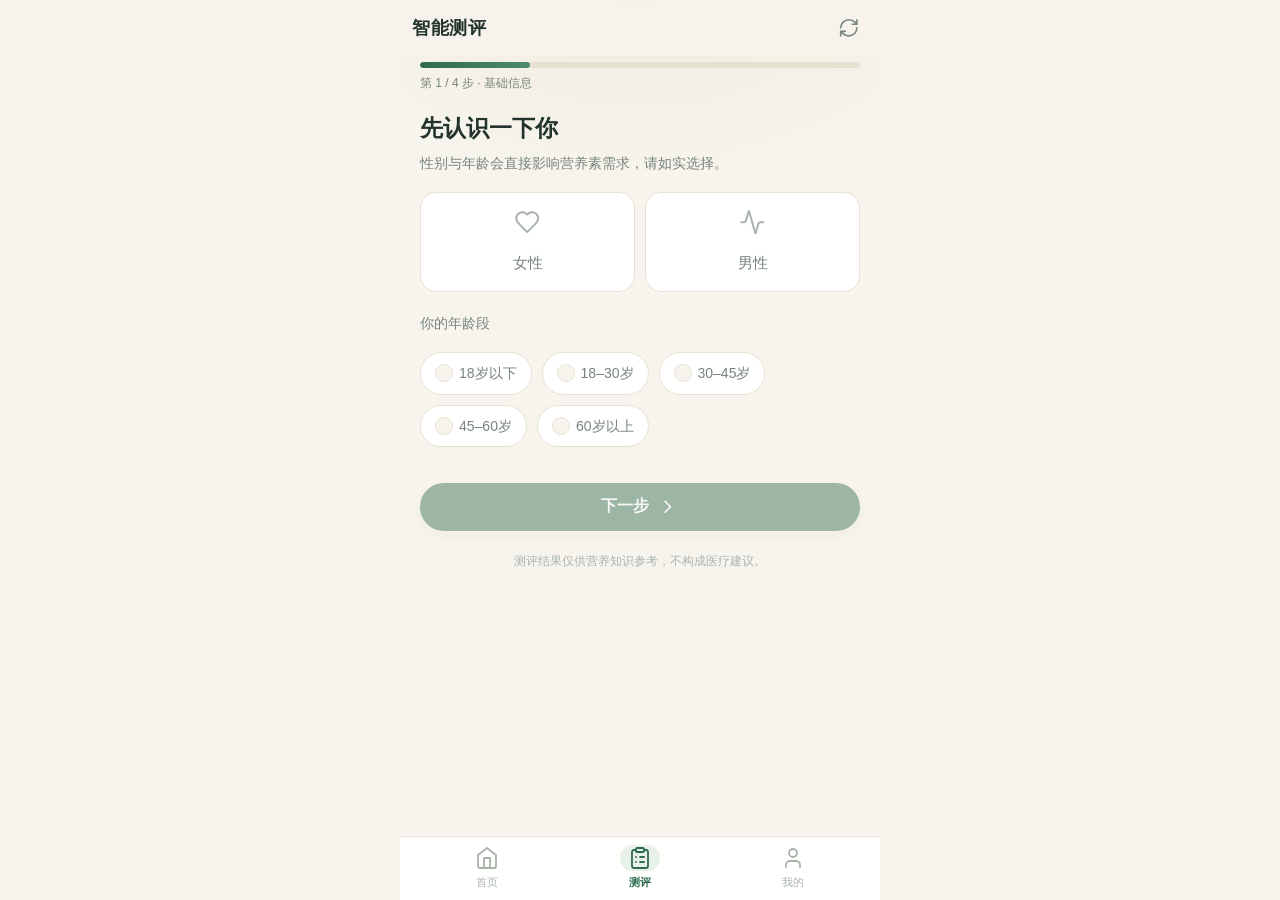
<file: supplement-app/quiz.html>
<!DOCTYPE html>
<html lang="zh-CN">
<head>
  <meta charset="UTF-8">
  <meta name="viewport" content="width=device-width, initial-scale=1, viewport-fit=cover">
  <title>智能测评 · 拾养</title>
  <link rel="stylesheet" href="styles.css?v=2">
</head>
<body data-page="quiz">
  <div class="app tab-shell">

    <header class="topbar">
      <span class="tb-title">智能测评</span>
      <span class="tb-spacer"></span>
      <span class="tb-action" id="btnReset" title="重新填写"><i class="icon ico-18" data-icon="refresh-cw"></i></span>
    </header>

    <div class="page">
      <!-- 进度 -->
      <div class="progress-wrap rv">
        <div class="progress-track"><div class="progress-bar" id="progressBar"></div></div>
        <div class="progress-label" id="progressLabel">第 1 / 4 步 · 基础信息</div>
      </div>

      <!-- 步骤容器 -->
      <div id="stepsBox">

        <!-- 第 1 步：基础信息 -->
        <div class="quiz-step active" id="step-1">
          <h2 class="step-title">先认识一下你</h2>
          <p class="step-sub">性别与年龄会直接影响营养素需求，请如实选择。</p>

          <div class="seg-row" style="margin-bottom:20px" id="genderSeg">
            <div class="seg" data-key="female">
              <span class="seg-ico"><i class="icon ico-22" data-icon="heart"></i></span>
              <span>女性</span>
            </div>
            <div class="seg" data-key="male">
              <span class="seg-ico"><i class="icon ico-22" data-icon="activity"></i></span>
              <span>男性</span>
            </div>
          </div>

          <p class="step-sub">你的年龄段</p>
          <div class="chip-group" id="ageChips"></div>
        </div>

        <!-- 第 2 步：身体状况 -->
        <div class="quiz-step" id="step-2">
          <h2 class="step-title">最近身体状态如何？</h2>
          <p class="step-sub">可多选；如有身体不适，建议优先就医排查原因。</p>
          <div class="chip-group" id="condChips"></div>
          <p class="step-optional"><i class="icon ico-16" data-icon="info"></i> 选「无明显不适」将清空其他选项</p>
        </div>

        <!-- 第 3 步：近期事件 -->
        <div class="quiz-step" id="step-3">
          <h2 class="step-title">近期经历过什么？</h2>
          <p class="step-sub">手术、孕育、节食等事件会明显改变营养需求，可多选。</p>
          <div class="chip-group" id="eventChips"></div>
          <p class="step-optional" id="eventHint" style="display:none"><i class="icon ico-16" data-icon="info"></i> 产后/孕期/哺乳期选项仅女性可见</p>
          <p class="step-optional"><i class="icon ico-16" data-icon="info"></i> 选「以上都没有」将清空其他选项</p>
        </div>

        <!-- 第 4 步：确认 -->
        <div class="quiz-step" id="step-4">
          <h2 class="step-title">确认你的档案</h2>
          <p class="step-sub">我们会基于这些信息生成个性化营养补充方案。</p>
          <div class="summary-box" id="summaryBox"></div>
        </div>

        <!-- 生成 loading 态 -->
        <div class="quiz-step" id="step-generating">
          <div class="generating">
            <div class="spinner"></div>
            <h3>正在分析你的营养需求</h3>
            <p>结合性别、年龄与近期事件，逐一匹配营养素…</p>
            <div class="gen-line">
              <i></i><i style="width:82%"></i><i style="width:66%"></i><i style="width:90%"></i>
            </div>
          </div>
        </div>

      </div>

      <!-- 底部操作 -->
      <div class="quiz-actions" id="quizActions"></div>

      <p class="disclaimer-line">测评结果仅供营养知识参考，不构成医疗建议。</p>
    </div>

    <!-- 底部 Tab 栏（三页一致，勿改动） -->
    <nav class="tabbar">
      <a class="tab" data-tab="home" href="index.html"><span class="tab-ico"><i class="icon ico-20" data-icon="home"></i></span>首页</a>
      <a class="tab" data-tab="quiz" href="quiz.html"><span class="tab-ico"><i class="icon ico-20" data-icon="clipboard-list"></i></span>测评</a>
      <a class="tab" data-tab="profile" href="profile.html"><span class="tab-ico"><i class="icon ico-20" data-icon="user"></i></span>我的</a>
    </nav>
  </div>

  <script src="mock.js?v=2"></script>
  <script src="api.js?v=2"></script>
  <script src="app.js?v=2"></script>
  <script>
    const state = { gender: null, ageGroup: null, conditions: [], events: [] };
    let currentStep = 1;
    const TOTAL = 4;

    const $ = id => document.getElementById(id);
    const stepEls = ['step-1', 'step-2', 'step-3', 'step-4'].map(id => $(id));

    /* ---------- 渲染选项 ---------- */
    function chipHTML(label, key) {
      return `<span class="chip" data-key="${key}">
        <span class="chip-mark"><i class="icon ico-16" data-icon="check"></i></span>${App.esc(label)}</span>`;
    }

    $('ageChips').innerHTML = DB.ageGroups.map(a => chipHTML(a.label, a.key)).join('');
    $('condChips').innerHTML = [...DB.conditions.map(c => chipHTML(c.label, c.key)), chipHTML('无明显不适', '__none')].join('');

    /* 近期事件：按性别过滤（genders 缺省=不限，['female']=仅女性可选） */
    function renderEventChips() {
      const gender = $('genderSeg').querySelector('.seg.selected')?.dataset.key || null;
      const allowed = DB.events.filter(e => !e.genders || !gender || e.genders.includes(gender));
      const hidden = DB.events.filter(e => e.genders && gender && !e.genders.includes(gender));

      /* 清除因性别变更而失效的选中 */
      state.events = state.events.filter(k => allowed.some(e => e.key === k));

      $('eventChips').innerHTML = [...allowed.map(e => chipHTML(e.label, e.key)), chipHTML('以上都没有', '__none')].join('');
      state.events.forEach(k => {
        const chip = $('eventChips').querySelector(`.chip[data-key="${k}"]`);
        if (chip) chip.classList.add('selected');
      });

      /* 存在被隐藏的选项时给一句轻提示 */
      const hint = $('eventHint');
      hint.style.display = hidden.length ? 'flex' : 'none';
      App.mountIcons($('eventChips'));
    }
    renderEventChips();
    App.mountIcons($('stepsBox'));

    /* ---------- 交互 ---------- */
    function toggleSelected(chip) {
      const key = chip.dataset.key;
      if (chip.classList.contains('seg')) {
        chip.parentElement.querySelectorAll('.seg').forEach(s => s.classList.toggle('selected', s === chip));
        return;
      }
      const group = chip.parentElement.id; // genderSeg / ageChips / condChips / eventChips
      if (key === '__none') {
        if (group === 'condChips') { state.conditions = []; }
        if (group === 'eventChips') { state.events = []; }
        chip.parentElement.querySelectorAll('.chip').forEach(c => c.classList.toggle('selected', c === chip));
      } else {
        const noneChip = chip.parentElement.querySelector('.chip[data-key="__none"]');
        if (noneChip) noneChip.classList.remove('selected');
        chip.classList.toggle('selected');
      }
    }
    function syncState() {
      state.gender = $('genderSeg').querySelector('.seg.selected')?.dataset.key || null;
      state.ageGroup = $('ageChips').querySelector('.chip.selected')?.dataset.key || null;
      state.conditions = [...$('condChips').querySelectorAll('.chip.selected')].map(c => c.dataset.key).filter(k => k !== '__none');
      state.events = [...$('eventChips').querySelectorAll('.chip.selected')].map(c => c.dataset.key).filter(k => k !== '__none');
    }

    /* 事件委托：兼容动态渲染的 chips；性别变更时联动过滤事件选项 */
    document.getElementById('stepsBox').addEventListener('click', (e) => {
      const el = e.target.closest('.seg, .chip');
      if (!el) return;
      toggleSelected(el);
      syncState();
      if (el.closest('#genderSeg')) renderEventChips();
      renderActions();
    });

    /* ---------- 步骤控制 ---------- */
    function showStep(n) {
      currentStep = n;
      stepEls.forEach((el, i) => el.classList.toggle('active', i === n - 1));
      const labels = ['基础信息', '身体状况', '近期事件', '确认档案'];
      $('progressBar').style.width = (n / TOTAL * 100) + '%';
      $('progressLabel').textContent = `第 ${n} / ${TOTAL} 步 · ${labels[n - 1]}`;
      if (n === 4) renderSummary();
      renderActions();
      document.querySelector('.app').scrollTo ? document.querySelector('.app').scrollTo(0, 0) : window.scrollTo(0, 0);
    }

    function renderActions() {
      const box = $('quizActions');
      if (currentStep === 1) {
        box.innerHTML = `<button class="btn btn-primary btn-block" id="btnNext">下一步 <i class="icon ico-18" data-icon="chevron-right"></i></button>`;
        const btn = $('btnNext');
        btn.disabled = !(state.gender && state.ageGroup);
        btn.addEventListener('click', () => showStep(2));
      } else if (currentStep === 2) {
        box.innerHTML = `<button class="btn btn-ghost" id="btnPrev"><i class="icon ico-18" data-icon="chevron-left"></i> 上一步</button>
                         <button class="btn btn-primary" id="btnNext">下一步 <i class="icon ico-18" data-icon="chevron-right"></i></button>`;
        $('btnPrev').addEventListener('click', () => showStep(1));
        $('btnNext').addEventListener('click', () => showStep(3));
      } else if (currentStep === 3) {
        box.innerHTML = `<button class="btn btn-ghost" id="btnPrev"><i class="icon ico-18" data-icon="chevron-left"></i> 上一步</button>
                         <button class="btn btn-primary" id="btnNext">下一步 <i class="icon ico-18" data-icon="chevron-right"></i></button>`;
        $('btnPrev').addEventListener('click', () => showStep(2));
        $('btnNext').addEventListener('click', () => showStep(4));
      } else {
        box.innerHTML = `<button class="btn btn-ghost" id="btnPrev"><i class="icon ico-18" data-icon="chevron-left"></i> 上一步</button>
                         <button class="btn btn-accent" id="btnSubmit"><i class="icon ico-18" data-icon="sparkles"></i> 生成推荐报告</button>`;
        $('btnPrev').addEventListener('click', () => showStep(3));
        $('btnSubmit').addEventListener('click', submit);
      }
      App.mountIcons(box);
    }

    function renderSummary() {
      const gLabel = DB.labelOf('gender', state.gender);
      const aLabel = DB.labelOf('ageGroups', state.ageGroup);
      const parts = [
        [gLabel, aLabel].filter(Boolean).join(' · '),
        state.conditions.length ? '身体信号：' + state.conditions.map(k => DB.labelOf('conditions', k)).join('、') : '',
        state.events.length ? '近期事件：' + state.events.map(k => DB.labelOf('events', k)).join('、') : ''
      ].filter(Boolean);
      $('summaryBox').innerHTML = `
        <b style="color:var(--text)">你的营养档案</b>
        <ul>
          ${parts.map(p => `<li><span class="dot"></span><span>${App.esc(p)}</span></li>`).join('')}
        </ul>`;
    }

    /* ---------- 提交生成 ---------- */
    async function submit() {
      syncState();
      stepEls.forEach(el => el.classList.remove('active'));
      $('step-generating').classList.add('active');
      $('quizActions').innerHTML = '';
      App.mountIcons($('stepsBox'));
      window.scrollTo(0, 0);

      const profile = {
        gender: state.gender, ageGroup: state.ageGroup,
        conditions: state.conditions, events: state.events
      };
      API.setCurrentProfile(profile);

      try {
        const res = await API.recommendNutrients(profile);
        const record = {
          ...res.data,
          itemNames: res.data.items.map(i => i.name),
          topName: res.data.items[0] ? res.data.items[0].name : '',
          count: res.data.items.length
        };
        const saved = await API.saveRecord(record);
        location.href = 'result.html?r=' + saved.data.id;
      } catch (e) {
        App.toast('生成失败，请重试');
        showStep(4);
      }
    }

    /* ---------- 场景预填 ---------- */
    function applyScene() {
      const scene = new URLSearchParams(location.search).get('scene');
      if (!scene) return false;
      const s = DB.scenes.find(x => x.key === scene);
      if (!s) return false;
      const p = s.prefill || {};
      if (p.gender) $('genderSeg').querySelector(`.seg[data-key="${p.gender}"]`).classList.add('selected');
      if (p.ageGroup) $('ageChips').querySelector(`.chip[data-key="${p.ageGroup}"]`).classList.add('selected');
      (p.conditions || []).forEach(k => $('condChips').querySelector(`.chip[data-key="${k}"]`).classList.add('selected'));
      renderEventChips(); // 先按预填性别过滤可用事件，再勾选
      (p.events || []).forEach(k => {
        const chip = $('eventChips').querySelector(`.chip[data-key="${k}"]`);
        if (chip) chip.classList.add('selected');
      });
      syncState();
      showStep(4); // 预填后直接跳到确认页
      return true;
    }

    /* ---------- 重置 ---------- */
    $('btnReset').addEventListener('click', () => {
      document.querySelectorAll('.seg.selected, .chip.selected').forEach(el => el.classList.remove('selected'));
      state.gender = null; state.ageGroup = null; state.conditions = []; state.events = [];
      showStep(1);
      App.toast('已清空，重新填写');
    });

    if (!applyScene()) showStep(1);
  </script>
</body>
</html>
</file>
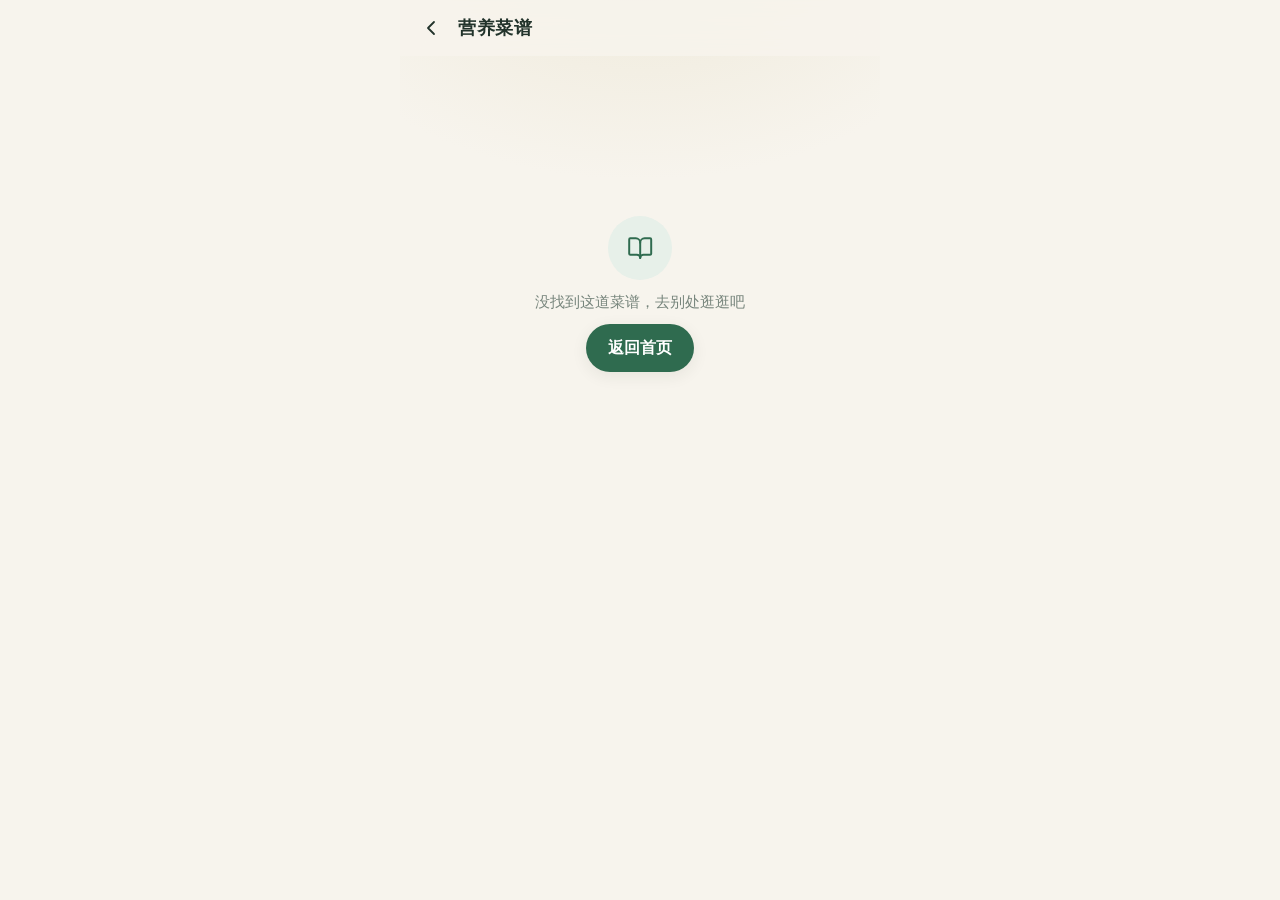
<file: supplement-app/recipe.html>
<!DOCTYPE html>
<html lang="zh-CN">
<head>
  <meta charset="UTF-8">
  <meta name="viewport" content="width=device-width, initial-scale=1, viewport-fit=cover">
  <title>营养菜谱 · 拾养</title>
  <link rel="stylesheet" href="styles.css?v=3">
</head>
<body data-page="recipe">
  <div class="app">
    <header class="topbar">
      <a class="tb-back" id="tbBack" href="index.html" aria-label="返回"><i class="icon ico-20" data-icon="chevron-left"></i></a>
      <span class="tb-title">营养菜谱</span>
    </header>
    <div class="page" id="pageRoot"></div>
  </div>

  <script src="mock.js?v=3"></script>
  <script src="api.js?v=3"></script>
  <script src="app.js?v=3"></script>
  <script>
    const root = document.getElementById('pageRoot');

    /* 菜谱迷你卡：供「相关推荐」与结果页复用 */
    function recipeMini(r) {
      return `
      <a class="recipe-mini" href="recipe.html?id=${r.id}">
        <div class="recipe-mini-top">
          <span class="recipe-mini-name">${App.esc(r.name)}</span>
          <span class="tag gray">${App.esc(r.meal)}</span>
        </div>
        <p class="recipe-mini-intro">${App.esc(r.intro)}</p>
        <span class="recipe-mini-more">看做法 <i class="icon ico-16" data-icon="arrow-right"></i></span>
      </a>`;
    }

    (function load() {
      const id = new URLSearchParams(location.search).get('id');
      const r = DB.recipes.find(x => x.id === id);
      if (!r) {
        root.innerHTML = `<div class="empty" style="margin-top:120px">
          <span class="empty-ico"><i class="icon ico-22" data-icon="book-open"></i></span>
          <p>没找到这道菜谱，去别处逛逛吧</p>
          <a class="btn btn-primary" href="index.html">返回首页</a>
        </div>`;
        App.mountIcons(root);
        return;
      }

      /* 菜谱关联的营养方向 */
      const nuts = r.nutrientIds.map(n => DB.nutrientById(n)).filter(Boolean);
      /* 同营养方向的其他菜谱（换着吃） */
      const related = DB.recipes
        .filter(x => x.id !== r.id && x.nutrientIds.some(n => r.nutrientIds.includes(n)))
        .slice(0, 5);

      /* 从结果页进入时，返回去结果页 */
      const back = document.getElementById('tbBack');
      if (history.length > 1) back.href = 'javascript:history.back()';

      root.innerHTML = `
        <article class="recipe-hero rv" style="margin-top:14px">
          <span class="tag" style="align-self:flex-start"><i class="icon ico-16" data-icon="clock"></i> 适合${App.esc(r.meal)}</span>
          <h2>${App.esc(r.name)}</h2>
          <p>${App.esc(r.intro)}</p>
          <div class="recipe-nuts">
            ${nuts.map(n => `<span class="tag">${App.esc(n.name)}</span>`).join('')}
          </div>
        </article>

        <section class="section rv" style="--d:.1s">
          <div class="section-head">
            <h2 class="section-title">食材清单</h2>
            <span class="section-more">${r.ingredients.length} 种 · 家常易购</span>
          </div>
          <div class="card recipe-ing">
            ${r.ingredients.map(ig => `
            <div class="ing-row">
              <span class="ing-ico"><i class="icon ico-16" data-icon="check"></i></span>
              ${App.esc(ig)}
            </div>`).join('')}
          </div>
        </section>

        <section class="section rv" style="--d:.18s">
          <div class="section-head">
            <h2 class="section-title">做法步骤</h2>
            <span class="section-more">简单好上手</span>
          </div>
          <div class="card recipe-steps">
            ${r.steps.map((s, i) => `
            <div class="step-row">
              <span class="step-no">${i + 1}</span>
              <span class="step-txt">${App.esc(s)}</span>
            </div>`).join('')}
          </div>
        </section>

        ${related.length ? `
        <section class="section rv" style="--d:.26s">
          <div class="section-head">
            <h2 class="section-title">同营养 · 换着吃</h2>
            <span class="section-more">更多搭配</span>
          </div>
          <div class="recipe-scroll">
            ${related.map(recipeMini).join('')}
          </div>
        </section>` : ''}

        <div class="recipe-bottom rv" style="--d:.34s">
          <a class="btn btn-primary" href="quiz.html"><i class="icon ico-18" data-icon="clipboard-list"></i> 生成我的营养报告</a>
        </div>`;

      App.mountIcons(root);
    })();
  </script>
</body>
</html>
</file>
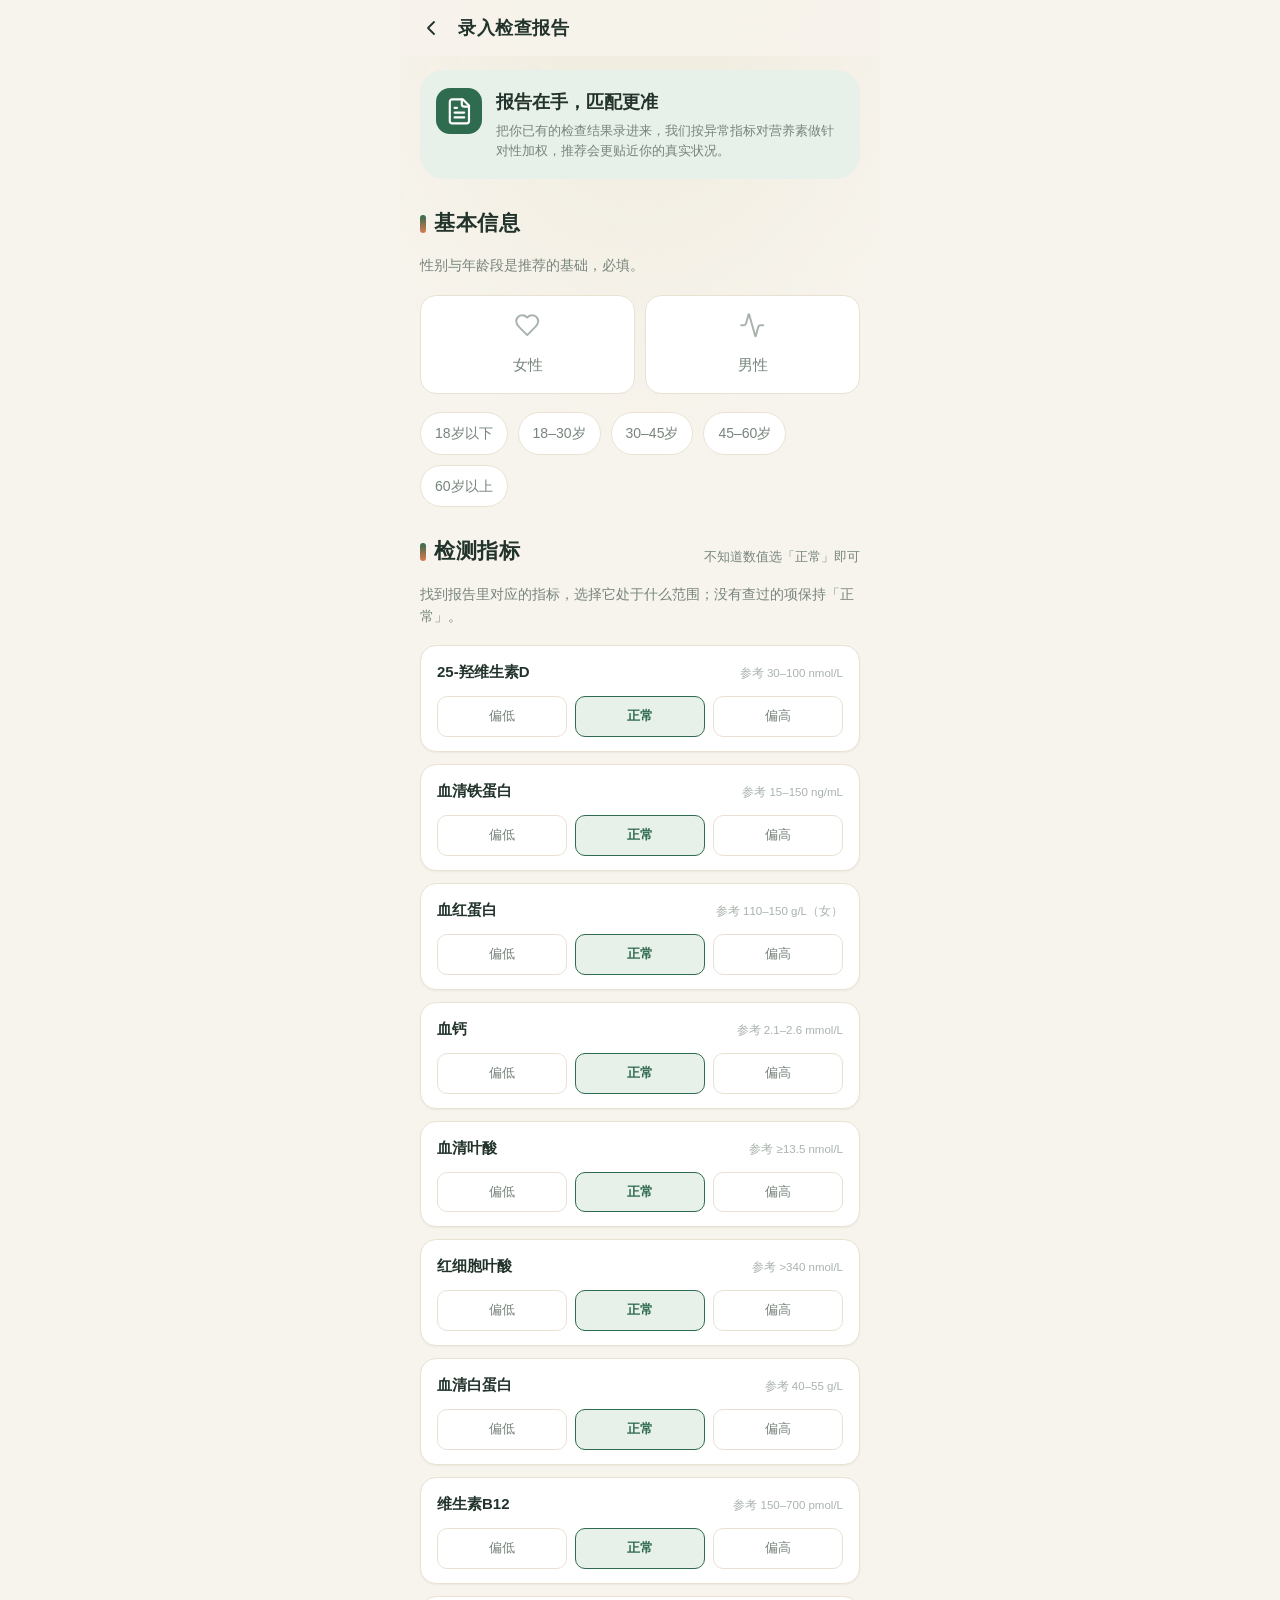
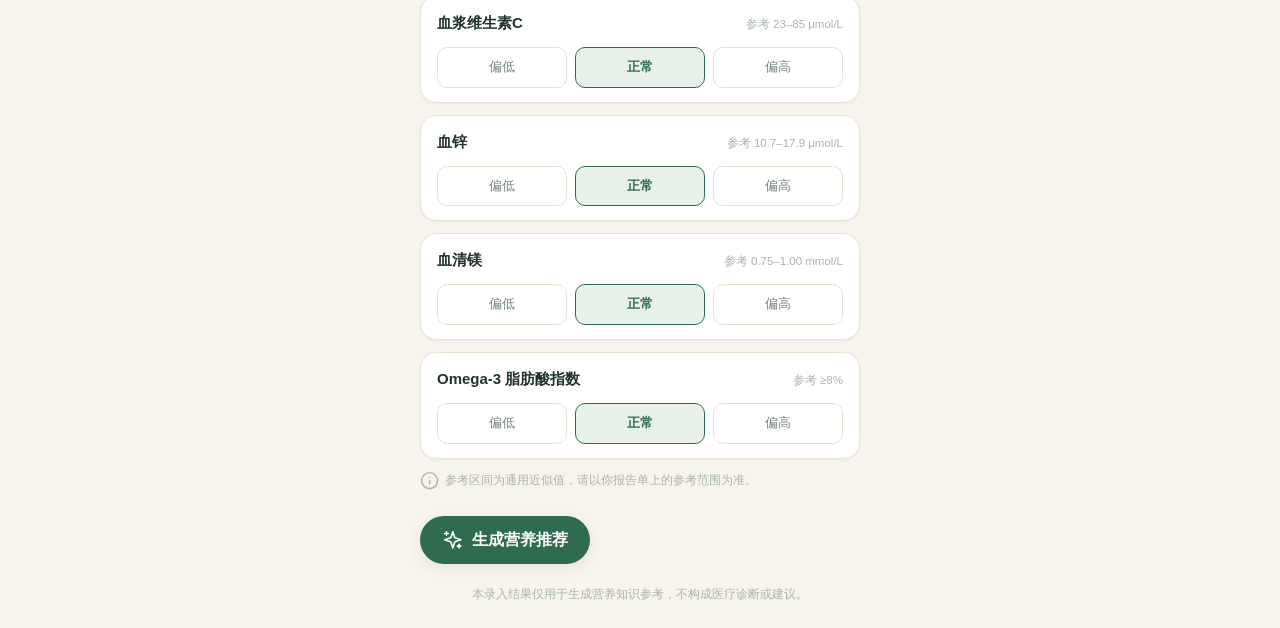
<file: supplement-app/report.html>
<!DOCTYPE html>
<html lang="zh-CN">
<head>
  <meta charset="UTF-8">
  <meta name="viewport" content="width=device-width, initial-scale=1, viewport-fit=cover">
  <title>录入检查报告 · 拾养</title>
  <link rel="stylesheet" href="styles.css?v=2">
</head>
<body data-page="report">
  <div class="app">

    <header class="topbar">
      <a class="tb-back" href="index.html" aria-label="返回"><i class="icon ico-20" data-icon="chevron-left"></i></a>
      <span class="tb-title">录入检查报告</span>
    </header>

    <div class="page">

      <!-- 引导 -->
      <div class="report-intro rv">
        <span class="rep-ico"><i class="icon ico-24" data-icon="file-text"></i></span>
        <div>
          <h2>报告在手，匹配更准</h2>
          <p>把你已有的检查结果录进来，我们按异常指标对营养素做针对性加权，推荐会更贴近你的真实状况。</p>
        </div>
      </div>

      <!-- 基本信息 -->
      <div class="section rv" style="--d:.08s">
        <div class="section-head">
          <h2 class="section-title">基本信息</h2>
        </div>
        <p class="step-sub">性别与年龄段是推荐的基础，必填。</p>

        <div class="seg-row" style="margin-bottom:18px" id="genderSeg">
          <div class="seg" data-key="female">
            <span class="seg-ico"><i class="icon ico-22" data-icon="heart"></i></span>
            <span>女性</span>
          </div>
          <div class="seg" data-key="male">
            <span class="seg-ico"><i class="icon ico-22" data-icon="activity"></i></span>
            <span>男性</span>
          </div>
        </div>

        <div class="chip-group" id="ageChips"></div>
      </div>

      <!-- 指标录入 -->
      <div class="section rv" style="--d:.16s">
        <div class="section-head">
          <h2 class="section-title">检测指标</h2>
          <span class="section-more">不知道数值选「正常」即可</span>
        </div>
        <p class="step-sub">找到报告里对应的指标，选择它处于什么范围；没有查过的项保持「正常」。</p>
        <div class="rep-list" id="testsBox"></div>
        <p class="step-optional"><i class="icon ico-16" data-icon="info"></i> 参考区间为通用近似值，请以你报告单上的参考范围为准。</p>
      </div>

      <!-- 提交 -->
      <button class="btn btn-primary" id="btnSubmit" style="margin-top:26px">
        <i class="icon ico-18" data-icon="sparkles"></i> 生成营养推荐
      </button>

      <p class="disclaimer-line">本录入结果仅用于生成营养知识参考，不构成医疗诊断或建议。</p>
    </div>
  </div>

  <script src="mock.js?v=2"></script>
  <script src="api.js?v=2"></script>
  <script src="app.js?v=2"></script>
  <script>
    const $ = (s) => document.querySelector(s);
    const state = { gender: null, ageGroup: null };

    /* 性别 */
    $('#genderSeg').querySelectorAll('.seg').forEach(el => {
      el.addEventListener('click', () => {
        $('#genderSeg').querySelectorAll('.seg').forEach(x => x.classList.remove('selected'));
        el.classList.add('selected');
        state.gender = el.dataset.key;
      });
    });

    /* 年龄段 */
    $('#ageChips').innerHTML = DB.ageGroups.map(a =>
      `<span class="chip" data-key="${a.key}">${App.esc(a.label)}</span>`).join('');
    $('#ageChips').querySelectorAll('.chip').forEach(el => {
      el.addEventListener('click', () => {
        $('#ageChips').querySelectorAll('.chip').forEach(x => x.classList.remove('selected'));
        el.classList.add('selected');
        state.ageGroup = el.dataset.key;
      });
    });
    App.mountIcons(document);

    /* 指标列表 */
    const testsBox = $('#testsBox');
    testsBox.innerHTML = DB.testsPool.map(t => `
      <div class="rep-item card" data-key="${t.key}">
        <div class="rep-head">
          <span class="rep-name">${App.esc(t.name)}</span>
          <span class="rep-ref">${App.esc(t.ref)}</span>
        </div>
        <div class="rep-seg">
          <span class="seg" data-level="low">偏低</span>
          <span class="seg selected" data-level="normal">正常</span>
          <span class="seg" data-level="high">偏高</span>
        </div>
      </div>`).join('');
    testsBox.querySelectorAll('.rep-seg .seg').forEach(el => {
      el.addEventListener('click', () => {
        const box = el.closest('.rep-seg');
        box.querySelectorAll('.seg').forEach(x => x.classList.remove('selected'));
        el.classList.add('selected');
      });
    });

    /* 提交生成 */
    async function submit() {
      if (!state.gender) return App.toast('请先选择性别');
      if (!state.ageGroup) return App.toast('请先选择年龄段');

      const report = {};
      testsBox.querySelectorAll('.rep-item').forEach(item => {
        const sel = item.querySelector('.rep-seg .seg.selected');
        if (sel && sel.dataset.level !== 'normal') report[item.dataset.key] = sel.dataset.level;
      });

      const btn = $('#btnSubmit');
      btn.disabled = true;
      btn.classList.add('loading');
      btn.innerHTML = '<span class="spinner sm"></span> 正在分析你的报告…';

      try {
        const profile = { gender: state.gender, ageGroup: state.ageGroup, conditions: [], events: [] };
        const res = await API.recommendNutrients(profile, report);
        const record = {
          ...res.data,
          kind: 'report',
          itemNames: res.data.items.map(i => i.name),
          topName: res.data.items[0] ? res.data.items[0].name : '',
          count: res.data.items.length
        };
        const saved = await API.saveRecord(record);
        location.href = 'result.html?r=' + saved.data.id;
      } catch (e) {
        btn.disabled = false;
        btn.classList.remove('loading');
        btn.innerHTML = '<i class="icon ico-18" data-icon="sparkles"></i> 生成营养推荐';
        App.mountIcons(document);
        App.toast('生成失败，请重试');
      }
    }
    $('#btnSubmit').addEventListener('click', submit);
  </script>
</body>
</html>
</file>
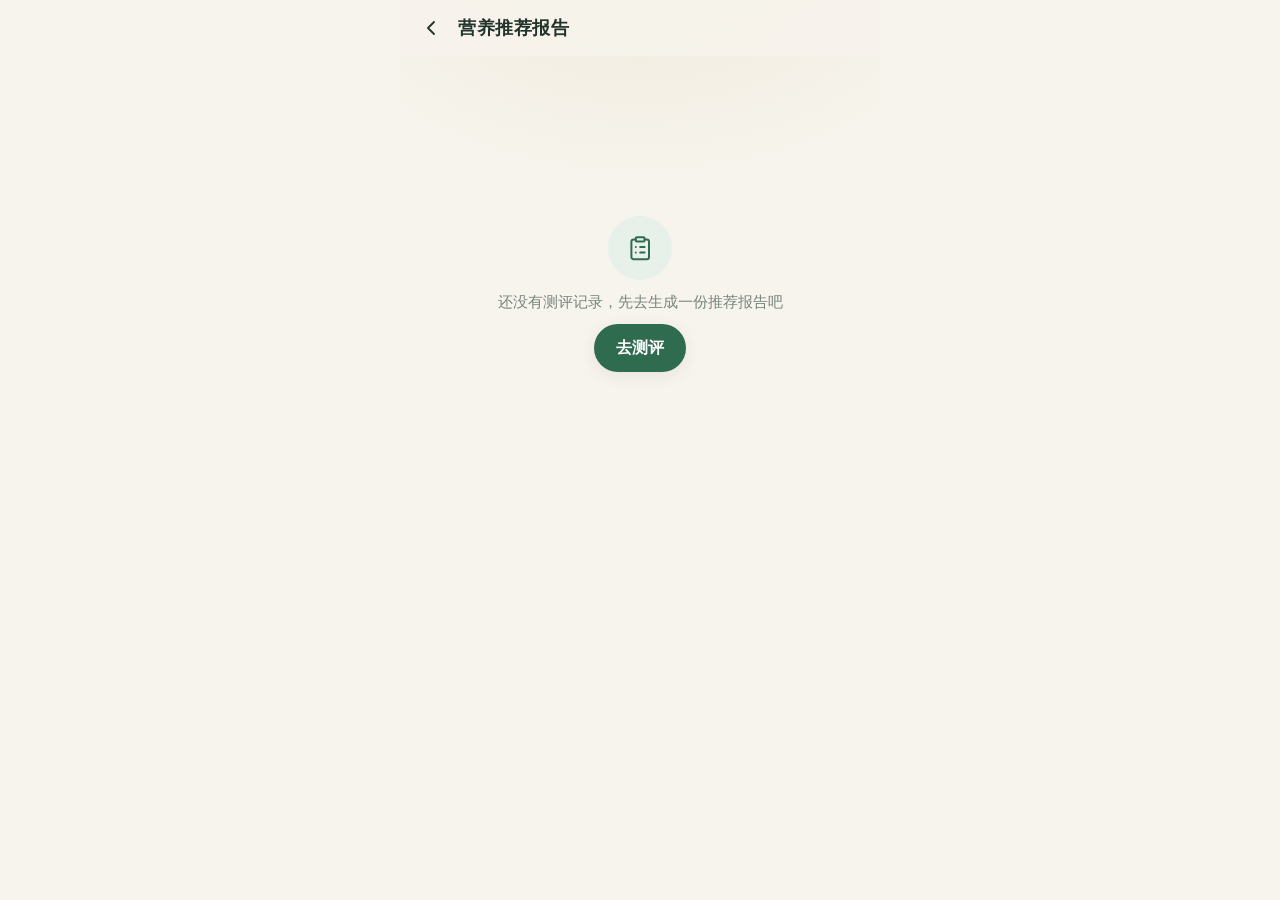
<file: supplement-app/result.html>
<!DOCTYPE html>
<html lang="zh-CN">
<head>
  <meta charset="UTF-8">
  <meta name="viewport" content="width=device-width, initial-scale=1, viewport-fit=cover">
  <title>营养推荐报告 · 拾养</title>
  <link rel="stylesheet" href="styles.css?v=2">
</head>
<body data-page="result">
  <div class="app">

    <header class="topbar">
      <a class="tb-back" id="tbBack" href="quiz.html" aria-label="返回"><i class="icon ico-20" data-icon="chevron-left"></i></a>
      <span class="tb-title">营养推荐报告</span>
    </header>

    <div class="page" id="pageRoot"></div>
  </div>

  <script src="mock.js?v=2"></script>
  <script src="api.js?v=2"></script>
  <script src="app.js?v=2"></script>
  <script>
    const root = document.getElementById('pageRoot');

    function productHTML(p) {
      return `
      <div class="product-card">
        <div class="product-top">
          <span class="product-thumb"><i class="icon ico-20" data-icon="pill"></i></span>
          <div style="min-width:0">
            <div class="product-name">${App.esc(p.name)}</div>
            <div class="product-brand">${App.esc(p.brand)} · ${App.esc(p.form)}</div>
          </div>
        </div>
        <div class="product-meta">
          <i class="icon ico-16" data-icon="star"></i>${p.rating} 分 · 已售 ${App.esc(p.sales)}
        </div>
        <div style="display:flex;flex-wrap:wrap;gap:4px;margin-top:6px">
          ${p.tags.map(t => `<span class="tag gray">${App.esc(t)}</span>`).join('')}
        </div>
        <div class="product-price"><span class="p">${App.fmtPrice(p.price)}</span><span class="u">/ 件</span></div>
        <button class="product-buy" data-buy="${App.esc(p.name)}">加入补充清单</button>
      </div>`;
    }

    function cardHTML(item, idx) {
      return `
      <article class="nutrient-card card rv" style="--d:${0.08 + idx * 0.07}s" data-id="${item.id}">
        <div class="nc-head">
          <span class="nc-prio">${item.rank}</span>
          <div style="min-width:0;flex:1">
            <div class="nc-title"><b>${App.esc(item.name)}</b><span class="nc-en">${App.esc(item.en)}</span></div>
            <div class="nc-reasons">${item.reasons.map(r => `<span class="tag accent">${App.esc(r)}</span>`).join('')}<span class="tag gray">${App.esc(item.category)}</span></div>
          </div>
          <span class="nc-chev"><i class="icon ico-20" data-icon="chevron-down"></i></span>
        </div>
        <div class="nc-body">
          <div class="nc-why"><b>为什么推荐给你：</b><br>${App.esc(item.why)}</div>
          ${item.reportNotes && item.reportNotes.length ? `<div class="nc-report"><i class="icon ico-16" data-icon="file-text"></i><div><b>报告提示：</b>${item.reportNotes.map(n => App.esc(n)).join('；')}</div></div>` : ''}
          ${item.tests && item.tests.length ? `<div class="nc-test"><i class="icon ico-16" data-icon="search"></i> 建议先查：${item.tests.map(t => `<span class="tag warn">${App.esc(t.name)}</span>`).join('')}</div>` : ''}
          <div class="nc-dose"><i class="icon ico-18" data-icon="pill"></i> 建议用量：<b>${App.esc(item.dose)}</b></div>
          <div class="nc-foods">
            <div class="lbl"><i class="icon ico-16" data-icon="leaf"></i> 食物来源优先</div>
            <div class="food-tags">${item.foods.map(f => `<span class="food"><i class="icon ico-16" data-icon="check"></i>${App.esc(f)}</span>`).join('')}</div>
          </div>
          ${item.recipes && item.recipes.length ? `
          <div class="nc-recipes">
            <div class="lbl"><i class="icon ico-16" data-icon="book-open"></i> 营养食谱 · 照着吃更实在</div>
            <div class="recipe-scroll">
              ${item.recipes.map(r => `
              <a class="recipe-mini" href="recipe.html?id=${r.id}">
                <div class="recipe-mini-top">
                  <span class="recipe-mini-name">${App.esc(r.name)}</span>
                  <span class="tag gray">${App.esc(r.meal)}</span>
                </div>
                <p class="recipe-mini-intro">${App.esc(r.intro)}</p>
                <span class="recipe-mini-more">看做法 <i class="icon ico-16" data-icon="arrow-right"></i></span>
              </a>`).join('')}
            </div>
          </div>` : ''}
          <div class="nc-products">
            <div class="lbl"><i class="icon ico-16" data-icon="shopping-bag"></i> 推荐补品（演示商品）</div>
            <div class="product-row">${item.products.map(productHTML).join('')}</div>
          </div>
          <div class="nc-warn"><i class="icon ico-16" data-icon="alert-triangle"></i>
            <div>${item.warnings.map(w => `<div>· ${App.esc(w)}</div>`).join('')}</div>
          </div>
        </div>
      </article>`;
    }

    function render(data) {
      const p = data.profile || {};
      /* 报告流程的返回入口 */
      const tbBack = document.getElementById('tbBack');
      if (tbBack) tbBack.href = data.kind === 'report' ? 'report.html' : 'quiz.html';

      const tags = [
        DB.labelOf('gender', p.gender),
        DB.labelOf('ageGroups', p.ageGroup),
        ...(p.conditions || []).map(k => DB.labelOf('conditions', k)),
        ...(p.events || []).map(k => DB.labelOf('events', k))
      ].filter(Boolean);

      /* 汇总检测建议：按指标去重，聚合关联营养方向 */
      const testMap = {};
      (data.items || []).forEach(item => {
        (item.tests || []).forEach(t => {
          if (!testMap[t.name]) testMap[t.name] = { name: t.name, note: t.note, sources: [] };
          testMap[t.name].sources.push(item.name);
        });
      });
      const testList = Object.values(testMap);
      const testSection = testList.length ? `
        <div class="section">
          <div class="section-head">
            <h2 class="section-title">建议先查这些指标</h2>
            <span class="section-more">先检测 · 再补充</span>
          </div>
          <div class="tests-box card rv" style="--d:.42s">
            <p class="tests-tip"><i class="icon ico-16" data-icon="info"></i> 检测结果仅供参考，具体请以医生解读为准。</p>
            ${testList.map(t => `
            <div class="test-item">
              <span class="test-name"><b>${App.esc(t.name)}</b><span class="test-src">关联：${t.sources.map(s => App.esc(s)).join(' / ')}</span></span>
              <span class="test-note">${App.esc(t.note)}</span>
            </div>`).join('')}
          </div>
        </div>` : '';

      root.innerHTML = `
        <div class="summary-hero rv" style="margin-top:14px">
          <h2>为你找到 ${data.items.length} 个<br>关键补充方向</h2>
          <p>${App.esc(data.summary)}</p>
          <div class="summary-meta">${tags.map(t => `<span class="tag">${App.esc(t)}</span>`).join('')}</div>
        </div>

        ${data.report && data.report.length ? `
        <div class="report-banner rv" style="--d:.18s">
          <i class="icon ico-18" data-icon="file-text"></i>
          <div>
            <b>本次推荐已结合你的检查报告</b>
            <span>${data.report.map(r => `${App.esc(r.name)}${r.level === 'low' ? '偏低' : '偏高'}`).join('、')} — ${App.esc(data.report[0].text)}</span>
          </div>
        </div>` : ''}

        <div class="section">
          <div class="section-head">
            <h2 class="section-title">优先补充清单</h2>
            <span class="section-more">按匹配度排序 <i class="icon ico-16" data-icon="arrow-right"></i></span>
          </div>
          <div style="display:flex;flex-direction:column;gap:14px" id="cardsBox">
            ${data.items.map((item, i) => cardHTML(item, i)).join('')}
          </div>
        </div>

        ${testSection}

        <div class="section">
          <div class="caution-box rv" style="--d:.5s">
            <h4><i class="icon ico-18" data-icon="shield-check"></i> 温馨提示</h4>
            <ul>
              ${data.cautions.map(c => `<li><i class="icon ico-16" data-icon="circle-check"></i><span>${App.esc(c)}</span></li>`).join('')}
            </ul>
          </div>
        </div>

        <div style="display:flex;gap:12px;margin-top:24px">
          <a class="btn btn-ghost" href="quiz.html"><i class="icon ico-18" data-icon="refresh-cw"></i> 重新测评</a>
          <a class="btn btn-primary" href="index.html"><i class="icon ico-18" data-icon="home"></i> 返回首页</a>
        </div>

        <p class="disclaimer-line" style="margin-bottom:28px">数据来源：基于《中国居民膳食营养素参考摄入量（DRIs）》等公开营养指南与科普资料简化整理。本报告由演示原型自动生成，仅供学习参考，不构成医疗建议；如有健康问题请咨询医生。</p>`;

      App.mountIcons(root);

      /* 卡片展开/收起 */
      root.querySelectorAll('.nutrient-card').forEach(card => {
        card.querySelector('.nc-head').addEventListener('click', () => card.classList.toggle('open'));
      });
      const first = root.querySelector('.nutrient-card');
      if (first) first.classList.add('open');

      /* 补品「加入清单」 */
      root.querySelectorAll('[data-buy]').forEach(btn => {
        btn.addEventListener('click', () => App.toast('已加入补充清单（演示）'));
      });
    }

    (async function load() {
      const id = new URLSearchParams(location.search).get('r');
      if (!id) { root.innerHTML = `<div class="empty" style="margin-top:120px">
          <span class="empty-ico"><i class="icon ico-22" data-icon="clipboard-list"></i></span>
          <p>还没有测评记录，先去生成一份推荐报告吧</p>
          <a class="btn btn-primary" href="quiz.html">去测评</a>
        </div>`;
        App.mountIcons(root); return; }
      const res = await API.getRecord(id);
      if (!res.data) {
        root.innerHTML = `<div class="empty" style="margin-top:120px">
          <span class="empty-ico"><i class="icon ico-22" data-icon="info"></i></span>
          <p>该记录不存在或已被清除</p>
          <a class="btn btn-primary" href="quiz.html">重新测评</a></div>`;
        App.mountIcons(root); return;
      }
      render(res.data);
    })();
  </script>
</body>
</html>
</file>
<file: supplement-app/styles.css>
/* ============================================================
   拾养 Shiyang · 营养补品推荐小程序原型
   共享样式：设计令牌 + 组件 + App Shell（Tab 壳 / 结果页壳）
   ============================================================ */

:root {
  /* 色彩 */
  --primary: #2F6B4F;
  --primary-hover: #265840;
  --primary-soft: #E7F0E9;
  --accent: #D97B50;
  --accent-hover: #C2643C;
  --accent-soft: #F9EAE0;
  --warning: #C99A3C;
  --danger: #C2534A;
  --bg: #F7F4ED;
  --surface: #FFFFFF;
  --border: #E9E2D3;
  --text: #22332B;
  --text-sub: #77857C;
  --text-faint: #A9B3AC;
  /* 字体 */
  --font-display: "Songti SC", "STSong", "Noto Serif SC", "SimSun", serif;
  --font-body: -apple-system, BlinkMacSystemFont, "PingFang SC", "Hiragino Sans GB", "Microsoft YaHei", sans-serif;
  /* 圆角 */
  --r-sm: 10px; --r-md: 16px; --r-lg: 24px;
  /* 阴影 */
  --sh-sm: 0 1px 2px rgba(34, 51, 43, .06);
  --sh-md: 0 4px 16px rgba(34, 51, 43, .08);
  --sh-lg: 0 12px 32px rgba(34, 51, 43, .12);
  /* 布局 */
  --tabbar-h: 64px;
  --topbar-h: 56px;
}

* { margin: 0; padding: 0; box-sizing: border-box; }
html { -webkit-text-size-adjust: 100%; }
body {
  font-family: var(--font-body);
  font-size: 15px;
  line-height: 1.6;
  color: var(--text);
  background: var(--bg);
  -webkit-font-smoothing: antialiased;
}

/* ---------- 应用外壳 ---------- */
.app {
  max-width: 480px;
  margin: 0 auto;
  min-height: 100dvh;
  position: relative;
  background:
    radial-gradient(120% 40% at 50% -4%, #EFEADB 0%, rgba(239,234,219,0) 60%),
    var(--bg);
}
.app.tab-shell { padding-bottom: calc(var(--tabbar-h) + env(safe-area-inset-bottom)); }
.page { padding: 0 20px 24px; }

/* 顶部栏 */
.topbar {
  position: sticky; top: 0; z-index: 30;
  height: var(--topbar-h);
  display: flex; align-items: center; gap: 8px;
  padding: 0 12px;
  background: rgba(247, 244, 237, .86);
  backdrop-filter: blur(12px);
  -webkit-backdrop-filter: blur(12px);
}
.topbar .tb-title {
  font-family: var(--font-display);
  font-size: 18px; font-weight: 600; letter-spacing: .5px;
}
.tb-back {
  display: inline-flex; align-items: center; justify-content: center;
  width: 38px; height: 38px; border-radius: 50%;
  color: var(--text); transition: background .25s;
}
.tb-back:active { background: var(--primary-soft); }
.topbar .tb-spacer { flex: 1; }
.tb-action {
  display: inline-flex; align-items: center; justify-content: center;
  width: 38px; height: 38px; border-radius: 50%;
  color: var(--text-sub); transition: background .25s, color .25s;
}
.tb-action:active { background: var(--primary-soft); color: var(--primary); }

/* 底部 Tab 栏（三页完全一致） */
.tabbar {
  position: fixed; left: 0; right: 0; bottom: 0; z-index: 40;
  max-width: 480px; margin: 0 auto;
  height: calc(var(--tabbar-h) + env(safe-area-inset-bottom));
  padding: 8px 12px calc(8px + env(safe-area-inset-bottom));
  display: flex; align-items: stretch; gap: 4px;
  background: rgba(255, 255, 255, .94);
  backdrop-filter: blur(14px);
  -webkit-backdrop-filter: blur(14px);
  border-top: 1px solid var(--border);
}
.tab {
  flex: 1; display: flex; flex-direction: column; align-items: center; justify-content: center;
  gap: 3px; text-decoration: none; color: var(--text-faint);
  font-size: 11px; border-radius: 14px; transition: color .25s;
}
.tab .tab-ico {
  display: flex; align-items: center; justify-content: center;
  width: 40px; height: 26px; border-radius: 13px;
  transition: background .25s, color .25s;
}
.tab.active { color: var(--primary); font-weight: 600; }
.tab.active .tab-ico { background: var(--primary-soft); color: var(--primary); }
.tab:active .tab-ico { transform: scale(.94); }

/* ---------- 图标 ---------- */
.icon { display: inline-block; width: 1.2em; height: 1.2em; flex: none; }
.icon svg { width: 100%; height: 100%; display: block; }
.ico-16 { font-size: 16px; } .ico-18 { font-size: 18px; } .ico-20 { font-size: 20px; } .ico-22 { font-size: 22px; } .ico-24 { font-size: 24px; }

/* ---------- 通用组件 ---------- */
.card {
  background: var(--surface);
  border: 1px solid var(--border);
  border-radius: var(--r-md);
  box-shadow: var(--sh-sm);
}
.btn {
  display: inline-flex; align-items: center; justify-content: center; gap: 8px;
  height: 48px; padding: 0 22px;
  border: none; border-radius: 999px;
  font-family: var(--font-body); font-size: 16px; font-weight: 600;
  cursor: pointer; text-decoration: none;
  transition: transform .18s ease-out, background .25s, box-shadow .25s;
}
.btn:active { transform: scale(.97); }
.btn:disabled { opacity: .7; cursor: default; }
.spinner.sm { width: 16px; height: 16px; border-width: 2px; margin: 0; }
.btn-primary { background: var(--primary); color: #fff; box-shadow: var(--sh-md); }
.btn-primary:active, .btn-primary:hover { background: var(--primary-hover); }
.btn-accent { background: var(--accent); color: #fff; box-shadow: var(--sh-md); }
.btn-accent:hover { background: var(--accent-hover); }
.btn-ghost { background: transparent; color: var(--primary); border: 1.5px solid var(--primary); }
.btn-ghost:active { background: var(--primary-soft); }
.btn-soft { background: var(--primary-soft); color: var(--primary); }
.btn-block { width: 100%; }
.btn-lg { height: 54px; font-size: 17px; }
.btn-sm { height: 36px; padding: 0 16px; font-size: 14px; }
.btn[disabled] { opacity: .45; pointer-events: none; }

/* 标签 chips（多选） */
.chip {
  display: inline-flex; align-items: center; gap: 6px;
  padding: 9px 14px; border-radius: 999px;
  background: var(--surface); border: 1.5px solid var(--border);
  color: var(--text-sub); font-size: 14px;
  cursor: pointer; user-select: none;
  transition: all .2s ease-out;
}
.chip:active { transform: scale(.96); }
.chip.selected {
  border-color: var(--primary); background: var(--primary-soft);
  color: var(--primary); font-weight: 600;
}
.chip.selected .chip-mark { background: var(--primary); color: #fff; }
.chip-mark {
  width: 18px; height: 18px; border-radius: 50%;
  border: 1.5px solid var(--border); background: var(--bg);
  display: inline-flex; align-items: center; justify-content: center;
  color: transparent; font-size: 12px; transition: all .2s;
}

/* 分段单选 */
.seg-row { display: grid; grid-template-columns: repeat(auto-fit, minmax(0, 1fr)); gap: 10px; }
.seg {
  display: flex; flex-direction: column; align-items: center; gap: 8px;
  padding: 16px 8px; border-radius: var(--r-md);
  background: var(--surface); border: 1.5px solid var(--border);
  color: var(--text-sub); cursor: pointer;
  transition: all .2s ease-out;
}
.seg .seg-ico { color: var(--text-faint); transition: color .2s; }
.seg.selected { border-color: var(--primary); background: var(--primary-soft); color: var(--primary); }
.seg.selected .seg-ico { color: var(--primary); }

/* 区块标题 */
.section {
  margin-top: 28px;
}
.section-head { display: flex; align-items: baseline; justify-content: space-between; margin-bottom: 14px; }
.section-title {
  font-family: var(--font-display); font-size: 21px; font-weight: 700; letter-spacing: .5px;
  display: flex; align-items: center; gap: 8px;
}
.section-title::before {
  content: ""; width: 6px; height: 18px; border-radius: 3px;
  background: linear-gradient(180deg, var(--primary), var(--accent));
  display: inline-block;
}
.section-more { color: var(--text-sub); font-size: 13px; text-decoration: none; display: inline-flex; align-items: center; gap: 2px; }

/* 标签 */
.tag {
  display: inline-flex; align-items: center; gap: 4px;
  padding: 3px 9px; border-radius: 999px;
  font-size: 11.5px; line-height: 1.5;
  background: var(--primary-soft); color: var(--primary);
}
.tag.accent { background: var(--accent-soft); color: var(--accent); }
.tag.warn { background: #F6EFDB; color: #8A6A1F; }
.tag.gray { background: #F1EFE8; color: var(--text-sub); }

/* 空状态 */
.empty {
  text-align: center; padding: 40px 20px; color: var(--text-sub);
  display: flex; flex-direction: column; align-items: center; gap: 10px;
}
.empty .empty-ico {
  width: 64px; height: 64px; border-radius: 50%;
  background: var(--primary-soft); color: var(--primary);
  display: flex; align-items: center; justify-content: center;
}

/* Toast */
.toast {
  position: fixed; left: 50%; bottom: calc(var(--tabbar-h) + 24px); transform: translateX(-50%) translateY(12px);
  background: rgba(34, 51, 43, .92); color: #fff;
  padding: 10px 20px; border-radius: 999px; font-size: 14px;
  z-index: 99; opacity: 0; pointer-events: none;
  transition: opacity .3s, transform .3s; max-width: 86vw; text-align: center;
}
.toast.show { opacity: 1; transform: translateX(-50%) translateY(0); }

/* ---------- 首页 ---------- */
.brand-row { display: flex; align-items: center; gap: 10px; padding-top: 10px; }
.brand-badge {
  width: 38px; height: 38px; border-radius: 12px;
  background: linear-gradient(135deg, var(--primary), #4E8A6C);
  color: #fff; display: flex; align-items: center; justify-content: center;
  box-shadow: var(--sh-md);
}
.brand-name { font-family: var(--font-display); font-size: 20px; font-weight: 700; letter-spacing: 2px; }
.brand-sub { font-size: 12px; color: var(--text-sub); letter-spacing: 1px; }

.hero {
  position: relative; margin-top: 16px; border-radius: var(--r-lg);
  overflow: hidden; min-height: 236px;
  display: flex; flex-direction: column; justify-content: flex-end;
  box-shadow: var(--sh-lg);
}
.hero img.bg { position: absolute; inset: 0; width: 100%; height: 100%; object-fit: cover; }
.hero .veil {
  position: absolute; inset: 0;
  background: linear-gradient(180deg, rgba(34, 51, 43, .05) 30%, rgba(23, 40, 31, .78) 100%);
}
.hero .hero-body { position: relative; padding: 20px; color: #fff; }
.hero .hero-kicker {
  font-size: 12px; letter-spacing: 3px; color: rgba(255,255,255,.8);
  display: flex; align-items: center; gap: 6px; margin-bottom: 6px;
}
.hero h1 {
  font-family: var(--font-display); font-size: 26px; font-weight: 700; line-height: 1.35; letter-spacing: 1px;
}
.hero p { font-size: 13px; color: rgba(255,255,255,.85); margin: 6px 0 14px; }
.hero .btn { background: #fff; color: var(--primary); height: 44px; }
.hero .btn:hover { background: var(--primary-soft); }

.scene-grid { display: grid; grid-template-columns: repeat(2, 1fr); gap: 12px; }
.scene-card {
  display: flex; align-items: center; gap: 12px;
  padding: 14px; border-radius: var(--r-md);
  background: var(--surface); border: 1px solid var(--border);
  text-decoration: none; color: inherit;
  transition: all .2s ease-out; cursor: pointer;
}
.scene-card:active { transform: scale(.97); border-color: var(--primary); }
.scene-ico {
  width: 42px; height: 42px; border-radius: 13px; flex: none;
  display: flex; align-items: center; justify-content: center;
  background: var(--primary-soft); color: var(--primary);
}
.scene-card:nth-child(3n) .scene-ico { background: var(--accent-soft); color: var(--accent); }
.scene-card:nth-child(4n) .scene-ico { background: #EFEADB; color: #8A7A3C; }
.scene-info b { font-size: 15px; display: block; }
.scene-info span { font-size: 12px; color: var(--text-sub); }

.tip-card {
  padding: 18px; display: flex; gap: 14px; align-items: flex-start;
  background: linear-gradient(135deg, var(--surface), #F3F7F2);
}
.tip-card .tip-ico {
  width: 44px; height: 44px; border-radius: 14px; flex: none;
  background: var(--primary-soft); color: var(--primary);
  display: flex; align-items: center; justify-content: center;
}
.tip-card h3 { font-family: var(--font-display); font-size: 17px; margin-bottom: 4px; }
.tip-card p { font-size: 13.5px; color: var(--text-sub); }
.tip-refresh { margin-left: auto; color: var(--text-faint); cursor: pointer; padding: 6px; border-radius: 10px; }
.tip-refresh:active { background: var(--primary-soft); color: var(--primary); }

.disclaimer-line { font-size: 12px; color: var(--text-faint); text-align: center; margin-top: 20px; line-height: 1.7; }

/* ---------- 测评页 ---------- */
.progress-wrap { margin: 6px 0 4px; }
.progress-track {
  height: 6px; border-radius: 3px; background: #E7E1D2; overflow: hidden;
}
.progress-bar {
  height: 100%; border-radius: 3px; width: 0;
  background: linear-gradient(90deg, var(--primary), #4E8A6C);
  transition: width .4s ease-out;
}
.progress-label { font-size: 12px; color: var(--text-sub); margin-top: 6px; }

.quiz-step { display: none; }
.quiz-step.active { display: block; animation: fadeUp .38s ease-out both; }
.step-title { font-family: var(--font-display); font-size: 23px; font-weight: 700; margin: 18px 0 4px; }
.step-sub { font-size: 14px; color: var(--text-sub); margin-bottom: 18px; }
.chip-group { display: flex; flex-wrap: wrap; gap: 10px; }
.quiz-actions {
  position: sticky; bottom: calc(var(--tabbar-h) + env(safe-area-inset-bottom) - 10px);
  margin-top: 26px; display: flex; gap: 12px;
  padding-top: 10px;
}
.quiz-actions .btn { flex: 1; }
.step-optional { font-size: 12px; color: var(--text-faint); margin-top: 12px; display: flex; align-items: center; gap: 6px; }

.summary-box {
  padding: 18px; border-radius: var(--r-md);
  background: var(--surface); border: 1px solid var(--border);
  font-size: 14px; color: var(--text-sub);
}
.summary-box ul { list-style: none; display: flex; flex-direction: column; gap: 8px; margin-top: 10px; }
.summary-box li { display: flex; gap: 8px; align-items: baseline; }
.summary-box .dot { width: 6px; height: 6px; border-radius: 50%; background: var(--accent); flex: none; align-self: center; }

/* loading 生成中 */
.generating { text-align: center; padding: 60px 0 30px; }
.spinner {
  width: 46px; height: 46px; border-radius: 50%; margin: 0 auto 18px;
  border: 4px solid var(--primary-soft); border-top-color: var(--primary);
  animation: spin .9s linear infinite;
}
@keyframes spin { to { transform: rotate(360deg); } }
.generating h3 { font-family: var(--font-display); font-size: 19px; }
.generating p { font-size: 13px; color: var(--text-sub); margin-top: 6px; }
.gen-line { display: flex; flex-direction: column; gap: 12px; max-width: 320px; margin: 26px auto 0; }
.gen-line i { height: 12px; border-radius: 6px; background: linear-gradient(90deg, #ECE6D6, #F4EFE2, #ECE6D6); background-size: 200% 100%; animation: shimmer 1.3s linear infinite; }

/* ---------- 结果页 ---------- */
.summary-hero {
  position: relative; overflow: hidden;
  border-radius: var(--r-lg); padding: 22px 20px;
  background: linear-gradient(135deg, #2F6B4F 0%, #3E7F5E 55%, #4E8A6C 100%);
  color: #fff; box-shadow: var(--sh-lg);
}
.summary-hero::after {
  content: ""; position: absolute; right: -40px; top: -40px;
  width: 150px; height: 150px; border-radius: 50%;
  background: radial-gradient(circle, rgba(255,255,255,.16), transparent 70%);
}
.summary-hero h2 { font-family: var(--font-display); font-size: 22px; line-height: 1.4; margin-bottom: 6px; position: relative; z-index: 1; }
.summary-hero p { font-size: 13px; color: rgba(255,255,255,.85); position: relative; z-index: 1; }
.summary-meta { display: flex; flex-wrap: wrap; gap: 8px; margin-top: 14px; position: relative; z-index: 1; }
.summary-meta .tag { background: rgba(255,255,255,.16); color: #fff; }

.nutrient-card {
  overflow: hidden;
  animation: fadeUp .45s ease-out both;
}
.nc-head { display: flex; align-items: center; gap: 14px; padding: 16px 16px 12px; cursor: pointer; }
.nc-prio {
  width: 34px; height: 34px; border-radius: 11px; flex: none;
  display: flex; align-items: center; justify-content: center;
  font-family: var(--font-display); font-weight: 700; font-size: 16px;
  background: var(--primary); color: #fff;
}
.nutrient-card:nth-child(2) .nc-prio, .nutrient-card:nth-child(3) .nc-prio { background: var(--accent); }
.nc-title b { font-size: 16.5px; display: flex; align-items: center; gap: 8px; }
.nc-title .nc-en { font-size: 11.5px; color: var(--text-faint); font-weight: 400; letter-spacing: .4px; }
.nc-reasons { display: flex; flex-wrap: wrap; gap: 6px; margin-top: 6px; }
.nc-head .nc-chev { margin-left: auto; color: var(--text-faint); transition: transform .3s; flex: none; }
.nutrient-card.open .nc-chev { transform: rotate(180deg); }
.nc-body { display: none; padding: 0 16px 16px; border-top: 1px dashed var(--border); }
.nutrient-card.open .nc-body { display: block; animation: fadeUp .3s ease-out both; }
.nc-why {
  margin-top: 12px; padding: 12px 14px; border-radius: var(--r-sm);
  background: var(--primary-soft); font-size: 13.5px; color: var(--text);
}
.nc-dose {
  display: flex; align-items: center; gap: 10px; margin-top: 12px;
  font-size: 14px; color: var(--text-sub);
}
.nc-dose b { color: var(--primary); font-size: 15px; }
.nc-foods { margin-top: 12px; }
.nc-foods .lbl { font-size: 12.5px; color: var(--text-sub); margin-bottom: 8px; display: flex; align-items: center; gap: 6px; }
.food-tags { display: flex; flex-wrap: wrap; gap: 8px; }
.food {
  display: inline-flex; align-items: center; gap: 6px;
  padding: 6px 12px; border-radius: 999px; font-size: 13px;
  background: #F3F0E7; color: var(--text);
}
.nc-products { margin-top: 14px; }
.nc-products .lbl { font-size: 12.5px; color: var(--text-sub); margin-bottom: 8px; display: flex; align-items: center; gap: 6px; }
.product-row { display: flex; gap: 10px; overflow-x: auto; padding-bottom: 6px; scrollbar-width: none; }
.product-row::-webkit-scrollbar { display: none; }
.product-card {
  flex: none; width: 188px; padding: 12px;
  border-radius: var(--r-md); border: 1px solid var(--border);
  background: var(--surface);
}
.product-top { display: flex; gap: 10px; align-items: center; }
.product-thumb {
  width: 52px; height: 52px; border-radius: 14px; flex: none;
  display: flex; align-items: center; justify-content: center;
  background: linear-gradient(135deg, #E9F1EA, #DCE9DF); color: var(--primary);
}
.product-card:nth-child(2n) .product-thumb { background: linear-gradient(135deg, #F9EAE0, #F4DCCB); color: var(--accent); }
.product-name { font-size: 13.5px; font-weight: 600; line-height: 1.4; }
.product-brand { font-size: 11px; color: var(--text-faint); margin-top: 2px; }
.product-meta { display: flex; align-items: center; gap: 4px; margin-top: 8px; font-size: 11.5px; color: var(--text-sub); }
.product-price { display: flex; align-items: baseline; gap: 4px; margin-top: 6px; }
.product-price .p { font-size: 16px; font-weight: 700; color: var(--accent); }
.product-price .u { font-size: 11.5px; color: var(--text-faint); }
.product-buy {
  margin-top: 8px; width: 100%; height: 30px; font-size: 12.5px; font-weight: 600;
  border-radius: 999px; border: none; cursor: pointer;
  background: var(--primary-soft); color: var(--primary); transition: all .2s;
}
.product-buy:active { transform: scale(.96); background: var(--primary); color: #fff; }
.nc-warn {
  margin-top: 14px; display: flex; gap: 8px; align-items: flex-start;
  font-size: 12.5px; color: #8A6A1F; padding: 10px 12px;
  border-radius: var(--r-sm); background: #F6EFDB;
}
.nc-warn .icon { margin-top: 1px; }

/* 检测建议 */
.nc-test {
  display: flex; align-items: center; gap: 8px; flex-wrap: wrap;
  margin-top: 12px; font-size: 13px; color: var(--text-sub);
}
.nc-test .icon { color: var(--warning); }

.tests-box { padding: 4px 16px 12px; }
.tests-tip {
  font-size: 12px; color: var(--text-faint); margin: 10px 0 2px;
  display: flex; align-items: center; gap: 6px;
}
.test-item {
  display: flex; align-items: baseline; gap: 12px; padding: 10px 0;
  border-bottom: 1px dashed var(--border);
}
.test-item:last-child { border-bottom: none; }
.test-name { flex: none; display: flex; flex-direction: column; min-width: 0; }
.test-name b { font-size: 14.5px; white-space: nowrap; }
.test-src { font-size: 11px; color: var(--text-faint); margin-top: 1px; }
.test-note { flex: 1; font-size: 12.5px; color: var(--text-sub); min-width: 0; }

.caution-box {
  padding: 16px; border-radius: var(--r-md);
  background: #F6EFDB; border: 1px solid #EBDFBB;
}
.caution-box h4 { font-size: 14.5px; color: #6E5413; display: flex; align-items: center; gap: 8px; margin-bottom: 8px; }
.caution-box ul { list-style: none; display: flex; flex-direction: column; gap: 6px; }
.caution-box li { font-size: 12.5px; color: #7D6420; display: flex; gap: 8px; align-items: flex-start; }
.caution-box li .icon { margin-top: 2px; flex: none; }

/* ---------- 我的页 ---------- */
.user-card {
  display: flex; align-items: center; gap: 14px;
  padding: 20px; border-radius: var(--r-lg);
  background: linear-gradient(135deg, #2F6B4F, #4E8A6C);
  color: #fff; box-shadow: var(--sh-lg); margin-top: 12px;
}
.avatar {
  width: 60px; height: 60px; border-radius: 50%; flex: none;
  background: rgba(255,255,255,.2); border: 2px solid rgba(255,255,255,.5);
  display: flex; align-items: center; justify-content: center;
  font-family: var(--font-display); font-size: 22px; font-weight: 700;
}
.user-name { font-size: 19px; font-weight: 700; font-family: var(--font-display); letter-spacing: 1px; }
.user-desc { font-size: 12.5px; color: rgba(255,255,255,.8); margin-top: 2px; }
.user-stats { display: flex; gap: 20px; margin-top: 12px; }
.user-stats b { font-size: 17px; display: block; }
.user-stats span { font-size: 11.5px; color: rgba(255,255,255,.75); }

.history-item {
  display: flex; align-items: center; gap: 12px;
  padding: 14px 16px; cursor: pointer;
  transition: background .2s;
}
.history-item:active { background: var(--primary-soft); }
.history-item + .history-item { border-top: 1px solid var(--border); }
.hist-ico {
  width: 42px; height: 42px; border-radius: 13px; flex: none;
  display: flex; align-items: center; justify-content: center;
  background: var(--accent-soft); color: var(--accent);
}
.hist-info b { font-size: 14.5px; display: block; }
.hist-info span { font-size: 12px; color: var(--text-sub); display: block; margin-top: 2px; }
.hist-del { margin-left: auto; color: var(--text-faint); padding: 8px; border-radius: 10px; cursor: pointer; }
.hist-del:active { background: #F6EFDB; color: var(--danger); }

.menu-item {
  display: flex; align-items: center; gap: 14px;
  padding: 16px; cursor: pointer; transition: background .2s;
}
.menu-item:active { background: var(--primary-soft); }
.menu-item + .menu-item { border-top: 1px solid var(--border); }
.menu-ico {
  width: 40px; height: 40px; border-radius: 12px; flex: none;
  display: flex; align-items: center; justify-content: center;
  background: var(--primary-soft); color: var(--primary);
}
.menu-item b { font-size: 15px; display: block; }
.menu-item span { font-size: 12px; color: var(--text-sub); }
.menu-item .chev { margin-left: auto; color: var(--text-faint); }

/* 折叠面板 */
.accordion-body { display: none; padding: 0 16px 16px; font-size: 13px; color: var(--text-sub); }
.accordion-item.open + .accordion-body { display: block; }
.accordion-item.open .chev { transform: rotate(180deg); }

/* ---------- 动效 ---------- */
@keyframes fadeUp {
  from { opacity: 0; transform: translateY(14px); }
  to { opacity: 1; transform: translateY(0); }
}
@keyframes shimmer { to { background-position: -200% 0; } }
.rv { opacity: 0; animation: fadeUp .5s ease-out both; animation-delay: var(--d, 0s); }

/* ---------- 响应式 ---------- */
@media (max-width: 360px) {
  body { font-size: 14px; }
  .hero h1 { font-size: 23px; }
  .scene-grid { gap: 10px; }
  .scene-card { padding: 12px; }
  .product-card { width: 172px; }
  .recipe-mini { width: 180px; }
}

/* ============================================================
   报告驱动推荐：首页入口 / 录入页 / 结果页报告区块
   ============================================================ */

/* 首页「我有检查报告」入口 */
.report-entry {
  display: flex; align-items: center; gap: 12px;
  margin-top: 22px; padding: 14px 16px;
  background: linear-gradient(135deg, #FBF6EA, #F4ECDC);
  border: 1px solid #EADFC6; border-radius: var(--r-md);
  text-decoration: none; color: inherit;
  transition: transform .18s ease-out;
}
.report-entry:active { transform: scale(.98); }
.rep-entry-ico {
  width: 42px; height: 42px; border-radius: 12px; flex: none;
  display: flex; align-items: center; justify-content: center;
  background: var(--primary); color: #fff;
}
.rep-entry-body { flex: 1; min-width: 0; display: flex; flex-direction: column; gap: 2px; }
.rep-entry-body b { font-size: 15.5px; }
.rep-entry-body span { font-size: 12.5px; color: var(--text-sub); }
.report-entry > .icon { color: var(--text-faint); }

/* 录入页引导卡 */
.report-intro {
  display: flex; gap: 14px; align-items: flex-start;
  margin-top: 14px; padding: 18px 16px;
  background: var(--primary-soft); border-radius: var(--r-lg);
}
.rep-ico {
  width: 46px; height: 46px; border-radius: 14px; flex: none;
  display: flex; align-items: center; justify-content: center;
  background: var(--primary); color: #fff;
}
.report-intro h2 { font-family: var(--font-display); font-size: 18px; margin-bottom: 4px; }
.report-intro p { font-size: 12.5px; color: var(--text-sub); line-height: 1.6; }

/* 指标录入列表 */
.rep-list { display: flex; flex-direction: column; gap: 12px; }
.rep-item { padding: 14px 16px; }
.rep-head { display: flex; align-items: baseline; justify-content: space-between; gap: 10px; margin-bottom: 12px; }
.rep-name { font-size: 15px; font-weight: 600; }
.rep-ref { font-size: 11.5px; color: var(--text-faint); text-align: right; }
.rep-seg { display: flex; gap: 8px; }
.rep-seg .seg {
  flex: 1; flex-direction: row; justify-content: center; gap: 6px;
  padding: 9px 0; border-radius: var(--r-sm); font-size: 13px;
}
.rep-seg .seg.selected { border-color: var(--primary); background: var(--primary-soft); color: var(--primary); font-weight: 600; }

/* 结果页：报告横幅 */
.report-banner {
  display: flex; gap: 12px; align-items: flex-start;
  margin-top: 14px; padding: 14px 16px;
  background: #E8F4EE; border: 1px solid #C9E4D6;
  border-radius: var(--r-md); animation: fadeUp .5s ease-out both; animation-delay: var(--d, 0s);
}
.report-banner > .icon { color: var(--primary); margin-top: 2px; }
.report-banner b { font-size: 14px; display: block; margin-bottom: 3px; }
.report-banner span { font-size: 12.5px; color: var(--text-sub); line-height: 1.6; }

/* 营养素卡内：报告诊断提示 */
.nc-report {
  display: flex; gap: 8px; align-items: flex-start;
  margin-top: 12px; padding: 10px 12px;
  font-size: 12.5px; color: #22543D;
  background: #E8F4EE; border-radius: var(--r-sm);
}
.nc-report .icon { color: var(--primary); margin-top: 2px; }
.nc-report b { color: #22543D; }

/* ============================================================
   菜谱联动：营养素卡内食谱入口 / 菜谱详情页
   ============================================================ */

/* 营养素卡内「营养食谱」区块 */
.nc-recipes { margin-top: 14px; }
.nc-recipes .lbl { font-size: 12.5px; color: var(--text-sub); margin-bottom: 8px; display: flex; align-items: center; gap: 6px; }

/* 菜谱横向滚动 */
.recipe-scroll {
  display: flex; gap: 10px; overflow-x: auto; padding-bottom: 6px;
  scrollbar-width: none;
}
.recipe-scroll::-webkit-scrollbar { display: none; }

/* 菜谱迷你卡 */
.recipe-mini {
  flex: none; width: 196px; padding: 12px;
  border-radius: var(--r-md); border: 1px solid var(--border);
  background: var(--surface); text-decoration: none; color: inherit;
  display: flex; flex-direction: column; gap: 6px;
  transition: transform .18s ease-out, border-color .2s;
}
.recipe-mini:active { transform: scale(.97); border-color: var(--primary); }
.recipe-mini-top { display: flex; align-items: center; gap: 6px; }
.recipe-mini-name { font-size: 13.5px; font-weight: 600; line-height: 1.4; flex: 1; min-width: 0; }
.recipe-mini-intro {
  font-size: 11.5px; color: var(--text-sub); line-height: 1.55;
  display: -webkit-box; -webkit-line-clamp: 2; -webkit-box-orient: vertical; overflow: hidden;
}
.recipe-mini-more { font-size: 11.5px; color: var(--primary); display: inline-flex; align-items: center; gap: 2px; }

/* 菜谱详情页 */
.recipe-hero {
  padding: 20px; border-radius: var(--r-lg);
  background: linear-gradient(135deg, #2F6B4F 0%, #3E7F5E 60%, #4E8A6C 100%);
  color: #fff; box-shadow: var(--sh-lg);
  display: flex; flex-direction: column; gap: 10px;
}
.recipe-hero .tag { background: rgba(255,255,255,.18); color: #fff; }
.recipe-hero h2 { font-family: var(--font-display); font-size: 24px; line-height: 1.35; }
.recipe-hero p { font-size: 13px; color: rgba(255,255,255,.88); line-height: 1.7; }
.recipe-nuts { display: flex; flex-wrap: wrap; gap: 6px; }

.recipe-ing, .recipe-steps { padding: 6px 16px; }
.ing-row {
  display: flex; align-items: center; gap: 12px;
  padding: 12px 0; font-size: 14.5px;
  border-bottom: 1px dashed var(--border);
}
.ing-row:last-child { border-bottom: none; }
.ing-ico {
  width: 26px; height: 26px; border-radius: 50%; flex: none;
  display: flex; align-items: center; justify-content: center;
  background: var(--primary-soft); color: var(--primary);
}
.step-row {
  display: flex; gap: 14px; align-items: flex-start;
  padding: 14px 0; border-bottom: 1px dashed var(--border);
}
.step-row:last-child { border-bottom: none; }
.step-no {
  width: 28px; height: 28px; border-radius: 50%; flex: none;
  display: flex; align-items: center; justify-content: center;
  font-family: var(--font-display); font-weight: 700; font-size: 14px;
  background: var(--accent); color: #fff;
}
.step-txt { font-size: 14px; line-height: 1.7; padding-top: 3px; }
.recipe-bottom { margin-top: 28px; }
.recipe-bottom .btn { width: 100%; }
</file>
<file: styles.css>
:root{
  --bg:#0b0d12;
  --panel:#12141b;
  --panel2:#1a1d26;
  --panel3:#222635;
  --line:#2a2e3b;
  --line2:#363c4d;
  --tx:#e8eaef;
  --tx2:#8b93a7;
  --tx3:#5d6579;
  --up:#ff4d4f;
  --down:#00b578;
  --flat:#8b93a7;
  --accent:#4f8cff;
  --accent2:#6c7bff;
  --yellow:#f5b126;
  --orange:#ff7a45;
  --cyan:#2db7f5;
  --font-main:"SF Mono", "Roboto Mono", "PingFang SC", "Microsoft YaHei", monospace;
}
*{box-sizing:border-box}
html,body{margin:0;height:100%}
body{background:var(--bg);color:var(--tx);font-family:var(--font-main);font-size:13px;line-height:1.45}
.wrap{max-width:1280px;margin:0 auto;padding:16px}

/* 顶部导航：大盘资金 / 基金估值 / 基金筛选（分段按钮） */
.navbase{display:inline-flex;gap:4px;margin-bottom:16px;padding:4px;background:var(--panel);border:1px solid var(--line);border-radius:8px;flex-wrap:wrap}
.navbase a{font-size:13px;font-weight:500;color:var(--tx2);text-decoration:none;padding:7px 18px;border-radius:6px;transition:all .15s;cursor:pointer;border:1px solid transparent}
.navbase a:hover{color:var(--tx);background:var(--panel3)}
.navbase a.on{background:var(--accent);border-color:var(--accent);color:#fff;box-shadow:0 0 0 1px var(--accent) inset}

header.top{display:flex;align-items:center;justify-content:space-between;gap:12px;margin-bottom:14px;flex-wrap:wrap}
h1{font-size:18px;margin:0;display:flex;align-items:center;gap:10px;letter-spacing:.3px}
h1 .dot{width:8px;height:8px;border-radius:50%;background:var(--up);box-shadow:0 0 10px var(--up);animation:blink 1.6s infinite}
@keyframes blink{50%{opacity:.3}}
.subtitle{font-size:11px;color:var(--tx2);font-weight:400}

.top-r{display:flex;align-items:center;gap:10px;color:var(--tx2);font-size:12px;flex-wrap:wrap}
.btn{background:var(--panel3);color:var(--tx);border:1px solid var(--line2);padding:6px 14px;border-radius:4px;cursor:pointer;font-size:12px;transition:all .15s}
.btn:hover{background:var(--accent);border-color:var(--accent);color:#fff}
.btn:disabled{opacity:.5;cursor:not-allowed}
.btn-primary{background:var(--accent);border-color:var(--accent);color:#fff}
.btn-primary:hover{background:var(--accent2);border-color:var(--accent2)}
.badge-opt{display:flex;align-items:center;gap:6px;font-size:12px;color:var(--tx2);background:var(--panel);border:1px solid var(--line);padding:5px 10px;border-radius:4px}
.inp{background:var(--panel2);border:1px solid var(--line2);border-radius:4px;padding:6px 10px;color:var(--tx);font-size:12px;outline:none;font-family:inherit}
.inp:focus{border-color:var(--accent)}
select.inp{min-width:120px}

.statusbar{display:flex;align-items:center;justify-content:space-between;gap:12px;background:var(--panel);border:1px solid var(--line);border-left:3px solid var(--accent);border-radius:4px;padding:8px 12px;margin-bottom:14px;font-size:12px;color:var(--tx2);flex-wrap:wrap}
.statusbar .pulse{display:inline-block;width:7px;height:7px;border-radius:50%;background:var(--up);margin-right:6px;animation:blink 1.4s infinite}
.statusbar.updating .pulse{background:var(--yellow)}
.statusbar .err{color:var(--up)}

.hidden{display:none!important}

.market{display:grid;grid-template-columns:repeat(3,1fr);gap:10px;margin-bottom:14px}
.market .idx{background:var(--panel);border:1px solid var(--line);border-radius:4px;padding:12px;position:relative;overflow:hidden}
.market .idx::before{content:'';position:absolute;left:0;top:0;bottom:0;width:3px;background:var(--flat)}
.market .idx.up::before{background:var(--up)}
.market .idx.down::before{background:var(--down)}
.market .idx.up .v{color:var(--up)}
.market .idx.down .v{color:var(--down)}
.market .idx.flat .v{color:var(--flat)}
.market .idx .n{font-size:11px;color:var(--tx2);display:flex;justify-content:space-between}
.market .idx .v{font-size:20px;font-weight:700;margin-top:4px;font-variant-numeric:tabular-nums}
.market .idx .x{font-size:11px;color:var(--tx2);margin-top:2px;font-variant-numeric:tabular-nums}

/* 资金流向板块 */
.ff-stats{display:flex;gap:10px;flex-wrap:wrap;margin-bottom:12px}
.ff-stat{display:flex;flex-direction:column;gap:2px;background:var(--panel2);border:1px solid var(--line);border-radius:4px;padding:8px 14px;min-width:110px}
.ff-stat .k{font-size:11px;color:var(--tx2)}
.ff-stat b{font-size:16px;font-variant-numeric:tabular-nums;display:flex;flex-direction:column}
.ff-stat b i{font-style:normal;font-size:10px;color:var(--tx3);font-weight:400}
.ff-grid{display:grid;grid-template-columns:1fr 1fr;gap:14px}
.ff-list{display:flex;flex-direction:column;gap:2px}
.ff-row{display:grid;grid-template-columns:26px 1fr 74px 74px 1fr 56px;align-items:center;gap:8px;padding:5px 0;border-bottom:1px solid var(--line);font-size:12px}
.ff-row:last-child{border-bottom:none}
.ff-rank{font-size:11px;color:var(--tx3);font-variant-numeric:tabular-nums;text-align:center}
.ff-rank.up{color:var(--up)} .ff-rank.down{color:var(--down)}
.ff-name{display:flex;flex-direction:column;white-space:nowrap;overflow:hidden;min-width:0}
.ff-name .code{font-size:10px;color:var(--tx3)}
.ff-pct,.ff-net,.ff-ratio{font-variant-numeric:tabular-nums;text-align:right}
.ff-track{height:6px;background:var(--panel3);border-radius:3px;overflow:hidden}
.ff-bar{height:100%;border-radius:3px}
.ff-bar.up{background:var(--up)} .ff-bar.down{background:var(--down)}

/* 大盘资金流 + 板块资金活跃 */
.market-flow{display:flex;flex-direction:column;gap:12px}
.market-flow .ff-grid{grid-template-columns:1fr 1fr}
.market-flow .ff-row{grid-template-columns:26px minmax(92px,1fr) 84px;align-items:center}
.market-flow .ff-name{white-space:normal;overflow-wrap:anywhere;min-width:0}
.market-flow .ff-name .code{white-space:nowrap}
.nav-actual{width:90px;text-align:right}
.btn-mini{padding:2px 10px;font-size:11px;background:var(--panel3);border:1px solid var(--line2);border-radius:3px;color:var(--tx);cursor:pointer}
.btn-mini:hover{border-color:var(--accent)}
.btn-mini.saved{background:var(--panel2);border-color:var(--line);color:var(--tx3);cursor:not-allowed;opacity:.7}
.btn-mini.saved:hover{border-color:var(--line)}
.nav-est{font-variant-numeric:tabular-nums}
.nav-bias{font-variant-numeric:tabular-nums;font-weight:600}
.nav-stat{display:flex;flex-direction:column;gap:2px;background:var(--panel2);border:1px solid var(--line);border-radius:4px;padding:8px 14px;margin-bottom:6px}
.nav-stat .k{font-size:12px;color:var(--tx)}
.nav-stat .k i{font-style:normal;font-size:10px;color:var(--tx3);font-weight:400}
.nav-stat b{font-size:13px;font-variant-numeric:tabular-nums}
.nav-stat > i{font-style:normal;font-size:11px;color:var(--tx3)}
.nav-hist-wrap{display:flex;flex-direction:column;gap:8px}
.nav-fund{border:1px solid var(--line);border-radius:4px;overflow:hidden}
.nav-fund-hd{display:flex;align-items:center;justify-content:space-between;padding:8px 12px;background:var(--panel2);font-size:12px}
.nav-fund-hd b{color:var(--tx)}
.nav-fund-hd span{font-size:11px;color:var(--tx3)}
.nav-day-row{display:grid;grid-template-columns:90px 1fr 1fr 90px 70px;align-items:center;gap:8px;padding:5px 10px;border-top:1px solid var(--line);font-size:12px}
.nav-day-row .d-date{color:var(--tx2);font-variant-numeric:tabular-nums}
.nav-day-row .d-est{font-variant-numeric:tabular-nums;font-weight:600}
.nav-day-row .d-actual input{width:100%}
.nav-day-row .d-bias{font-variant-numeric:tabular-nums;font-weight:600;text-align:right}
.nav-day-row .d-save{text-align:right}
.nav-day-row .empty{color:var(--tx3);font-style:italic;font-size:11px}
.nav-day-row .d-est .miss{color:var(--tx3);font-style:italic;font-size:10px;cursor:help;white-space:nowrap}
.nav-day-row .d-est .tag{display:inline-block;font-size:9px;font-weight:600;padding:0 3px;border-radius:2px;margin-left:3px;vertical-align:1px}
.nav-day-row .tag-recalc{color:#b45309;background:rgba(245,158,11,.15)}
.nav-day-row .tag-snap{color:var(--down);background:rgba(34,197,94,.15)}
.sector-flow{display:grid;grid-template-columns:repeat(auto-fill,minmax(150px,1fr));gap:10px}
.flow-summary{font-size:11px;color:var(--tx2);margin-bottom:8px}
.flow-card{background:var(--panel2);border:1px solid var(--line);border-radius:4px;padding:10px}
.flow-card h5{font-size:11px;color:var(--tx2);margin:0 0 6px;font-weight:600;white-space:nowrap;overflow:hidden;text-overflow:ellipsis}
.flow-card .val{font-size:15px;font-weight:700;font-variant-numeric:tabular-nums}
.flow-card .sub{font-size:10px;color:var(--tx3);margin-top:3px;font-variant-numeric:tabular-nums;white-space:nowrap;overflow:hidden;text-overflow:ellipsis}

.card{background:var(--panel);border:1px solid var(--line);border-radius:4px;margin-bottom:14px;overflow:hidden}
.card-hd{display:flex;align-items:center;justify-content:space-between;padding:10px 14px;background:var(--panel2);border-bottom:1px solid var(--line);font-size:12px;font-weight:600;letter-spacing:.5px}
.card-bd{padding:12px 14px}

/* 基金主表 */
.table-wrap{overflow-x:auto}
table{width:100%;border-collapse:collapse;font-size:12px}
th,td{padding:10px 12px;text-align:left;border-bottom:1px solid var(--line);white-space:nowrap}
th{color:var(--tx2);font-weight:600;font-size:11px;background:var(--panel2);text-transform:uppercase;letter-spacing:.5px}
tr:hover td{background:rgba(79,140,255,.05)}
tr:last-child td{border-bottom:none}
.td-name{line-height:1.4}
.td-name b{font-size:13px;color:var(--tx)}
.td-name .meta{font-size:11px;color:var(--tx2);margin-top:2px}
.td-est{font-size:15px;font-weight:700;font-variant-numeric:tabular-nums}
.tag{display:inline-block;padding:1px 6px;border-radius:3px;font-size:10px;background:var(--panel3);color:var(--tx2);border:1px solid var(--line2);margin-right:4px}
.method{color:var(--accent);font-size:11px}
.dir{font-size:13px}

.est-pill{display:inline-flex;align-items:center;gap:6px;padding:6px 12px;border-radius:4px;font-size:14px;font-weight:700;font-variant-numeric:tabular-nums;min-width:78px;justify-content:center}
.est-pill.up{background:rgba(255,77,79,.12);color:var(--up);border:1px solid rgba(255,77,79,.35)}
.est-pill.down{background:rgba(0,181,120,.12);color:var(--down);border:1px solid rgba(0,181,120,.35)}
.est-pill.flat{background:rgba(139,147,167,.12);color:var(--flat);border:1px solid rgba(139,147,167,.35)}

/* 可信度 */
.cred-wrap{display:flex;flex-direction:column;gap:4px;min-width:90px}
.cred-score{font-size:14px;font-weight:700;font-variant-numeric:tabular-nums}
.cred-bar{height:5px;background:var(--panel3);border-radius:3px;overflow:hidden;width:90px}
.cred-bar i{display:block;height:100%;border-radius:3px;background:var(--flat);transition:width .4s}
.cred-bar i.good{background:var(--down)}
.cred-bar i.mid{background:var(--yellow)}
.cred-bar i.low{background:var(--up)}
.cred-label{font-size:10px;color:var(--tx2)}

/* 排名 */
.rank-row{display:grid;grid-template-columns:90px 1fr 70px;align-items:center;gap:10px;padding:8px 0;border-bottom:1px solid var(--line)}
.rank-row:last-child{border-bottom:none}
.rank-row .lb{font-size:12px;color:var(--tx);white-space:nowrap;overflow:hidden;text-overflow:ellipsis}
.rank-row .track{height:18px;background:var(--panel3);border-radius:3px;overflow:hidden;position:relative}
.rank-row .bar{height:100%;display:flex;align-items:center;justify-content:center;color:#fff;font-size:10px;font-weight:700;border-radius:3px;min-width:34px;transition:width .5s;padding:0 6px}
.rank-row .val{font-size:12px;font-weight:700;text-align:right;font-variant-numeric:tabular-nums}

/* 明细 */
.detail-head{display:flex;justify-content:space-between;align-items:center;cursor:pointer;padding:12px 14px;background:var(--panel2);border-bottom:1px solid var(--line)}
.detail-head h3{margin:0;font-size:13px;color:var(--tx);display:flex;align-items:center;gap:8px;flex-wrap:wrap}
.detail-body{display:none;padding:14px;background:var(--panel);border-bottom:1px solid var(--line)}
.detail-body.open{display:block;animation:fadeIn .2s}
@keyframes fadeIn{from{opacity:0}to{opacity:1}}
.chev{transition:transform .2s;color:var(--tx2);font-size:11px}
.detail-head.open .chev{transform:rotate(180deg)}
.btn-del{background:transparent;color:var(--up);border:1px solid var(--up);padding:3px 10px;border-radius:4px;cursor:pointer;font-size:11px;transition:all .15s}
.btn-del:hover{background:var(--up);color:#fff}
.pct,.pp{font-variant-numeric:tabular-nums}
.subcard{background:var(--panel2);border:1px solid var(--line);border-radius:4px;padding:12px;margin-bottom:12px}
.subcard h4{margin:0 0 10px;font-size:11px;color:var(--tx2);font-weight:600;text-transform:uppercase;letter-spacing:.5px}
.f-row{display:flex;justify-content:space-between;padding:6px 0;font-size:12px;border-bottom:1px solid var(--line)}
.f-row:last-child{border-bottom:none}
.f-row .nm{color:var(--tx);font-weight:600;display:flex;align-items:center;gap:6px}
.f-row .code{font-size:10px;color:var(--tx3);font-weight:400}
.formula{color:var(--tx2);font-size:11px;margin-bottom:10px;font-family:inherit}

/* 六维 */
.six{display:grid;grid-template-columns:repeat(auto-fill,minmax(140px,1fr));gap:10px}
.six .d{background:var(--panel2);border:1px solid var(--line);border-radius:4px;padding:10px;position:relative}
.six .d .k{font-size:10px;color:var(--tx2);text-transform:uppercase;letter-spacing:.5px}
.six .d .val{font-size:14px;font-weight:700;margin-top:4px;font-variant-numeric:tabular-nums}
.six .d .sub{font-size:10px;color:var(--tx3);margin-top:3px}
.up{color:var(--up)} .down{color:var(--down)} .flat{color:var(--flat)}
.ok{color:var(--down)} .warn{color:var(--yellow)} .na{color:var(--tx3)} .bad{color:var(--up)}

/* 新增配置面板 */
.add-grid{display:grid;grid-template-columns:repeat(auto-fill,minmax(240px,1fr));gap:12px}
.tpl.hidden{display:none}
.added-row{display:grid;grid-template-columns:1.4fr 1.4fr 80px 32px;gap:8px;margin-bottom:8px;align-items:center}
.added-row input{padding:6px 8px;font-size:12px}
.del-row{cursor:pointer;color:var(--up);font-weight:700;text-align:center;user-select:none;font-size:16px;line-height:1}
input[type=range]{-webkit-appearance:none;background:var(--panel3);height:5px;border-radius:3px;outline:none;width:100%}
input[type=range]::-webkit-slider-thumb{-webkit-appearance:none;width:14px;height:14px;border-radius:50%;background:var(--accent);cursor:pointer}

.foot{color:var(--tx2);font-size:11px;margin-top:8px;line-height:1.7;border-top:1px solid var(--line);padding-top:12px}

/* toast */
.toast{position:fixed;top:16px;right:16px;background:var(--panel3);border:1px solid var(--line2);color:var(--tx);padding:10px 16px;border-radius:4px;font-size:12px;box-shadow:0 8px 24px rgba(0,0,0,.4);transform:translateX(140%);transition:transform .3s;z-index:1000}
.toast.show{transform:translateX(0)}

@media(max-width:900px){
  .market{grid-template-columns:repeat(3,1fr)}
  .ff-grid{grid-template-columns:1fr}
}
@media(max-width:720px){
  .wrap{padding:10px}
  header.top{flex-direction:column;align-items:flex-start}
  header.top h2{font-size:16px}
  .top-r{width:100%}
  .top-r select,.top-r .btn{width:100%;box-sizing:border-box}
  .market{grid-template-columns:1fr}
  .market-flow .ff-grid{grid-template-columns:1fr}

  .table-wrap{-webkit-overflow-scrolling:touch;scrollbar-width:thin;-webkit-tap-highlight-color:transparent}
  .table-wrap table{min-width:620px}
  .nav-hist-wrap{overflow-x:auto;-webkit-overflow-scrolling:touch;scrollbar-width:thin;-webkit-tap-highlight-color:transparent}
  .nav-day-row{grid-template-columns:74px 1fr 1fr 68px 54px;gap:6px;padding:5px 6px;min-width:600px}
  .nav-fund-hd{flex-direction:column;align-items:flex-start;gap:4px}

  table{font-size:11px}
  th,td{padding:8px 10px}
  .td-name b{font-size:12px}
  .cred-wrap{min-width:70px}
  .cred-bar{width:70px}
  .rank-row{grid-template-columns:70px 1fr 60px}
  .six{grid-template-columns:repeat(2,1fr)}
  .added-row{grid-template-columns:1fr 1fr 60px 28px}
  .card{margin-bottom:12px}
  .card-hd{flex-wrap:wrap;gap:8px}
  .card-hd .subtitle{width:100%;order:2}
}
</file>
